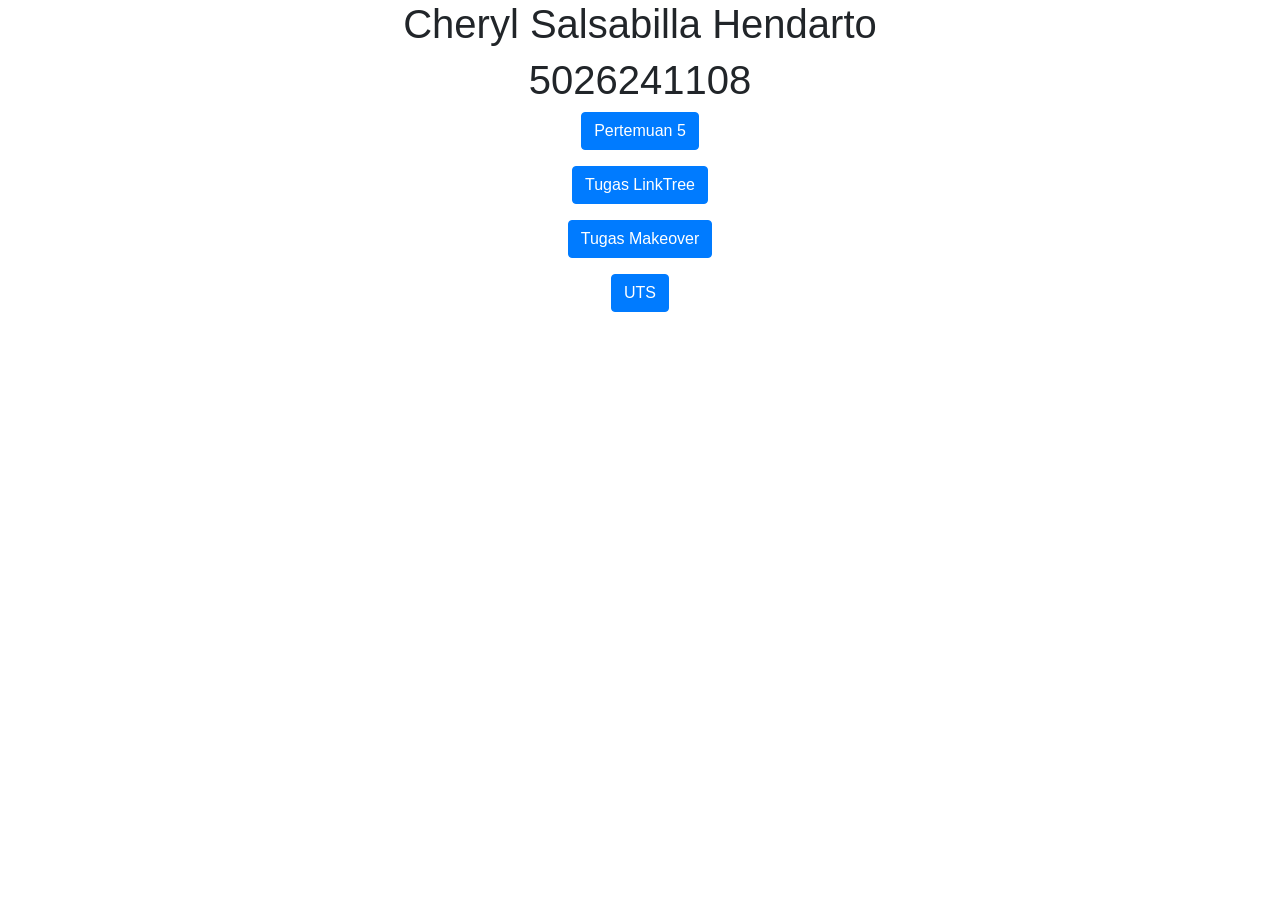
<file: index.html>
<!DOCTYPE html>
<html lang="en">

<head>
    <title>5026241108</title>
    <meta charset="utf-8">
    <meta name="viewport" content="width=device-width, initial-scale=1">
    <link rel="stylesheet" href="https://cdn.jsdelivr.net/npm/bootstrap@4.6.2/dist/css/bootstrap.min.css">
    <script src="https://cdn.jsdelivr.net/npm/jquery@3.7.1/dist/jquery.slim.min.js"></script>
    <script src="https://cdn.jsdelivr.net/npm/popper.js@1.16.1/dist/umd/popper.min.js"></script>
    <script src="https://cdn.jsdelivr.net/npm/bootstrap@4.6.2/dist/js/bootstrap.bundle.min.js"></script>
</head>

<body>

    <div class="container">
        <center>
            <h1>Cheryl Salsabilla Hendarto</h1>
            <h1>5026241108</h1>
            <p><a href="pertemuan5.html" target="_blank"><button class="btn btn-primary">Pertemuan 5</button></a></p>
            <p><a href="linktree.html" target="_blank"><button class="btn btn-primary">Tugas LinkTree</button></a></p>
            <p><a href="tugas_ets.html"><button class="btn btn-primary">Tugas Makeover</button></a></p>
            <p><a href="5026241108.html" target="_blank"><button class="btn btn-primary">UTS</button></a></p>
        </center>
    </div>

</body>

</html>
</file>
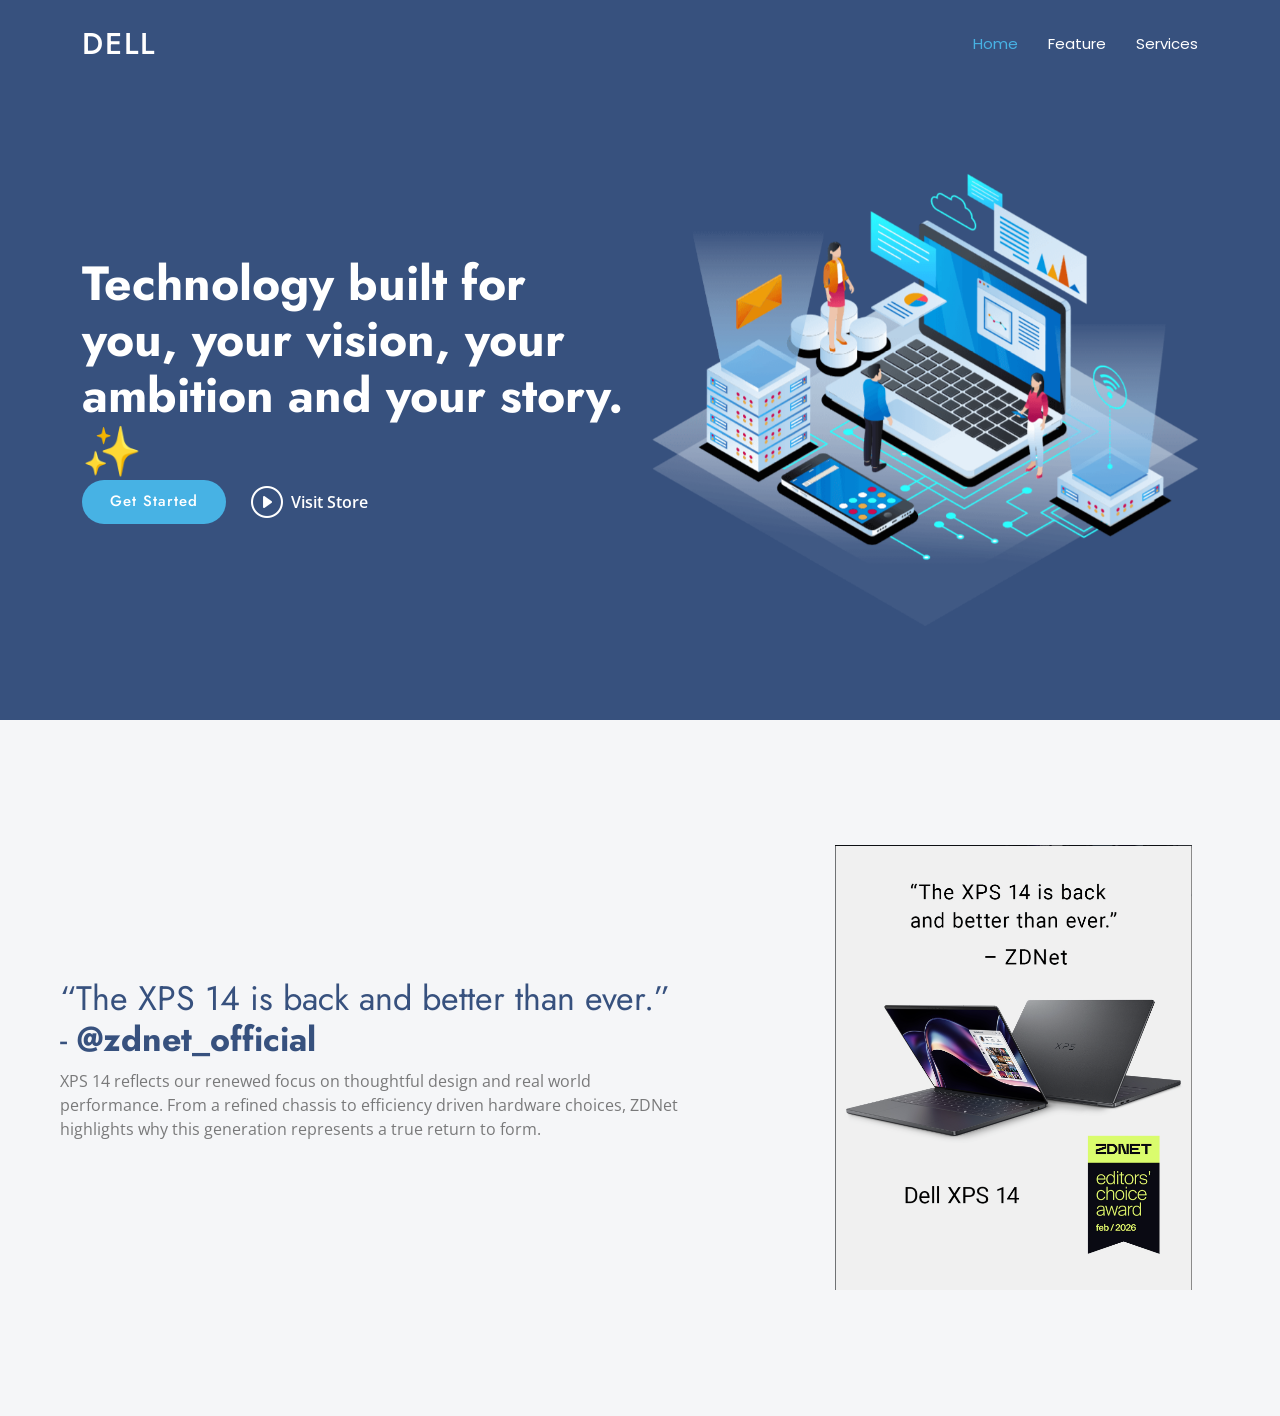
<file: pertemuan5.html>
<!DOCTYPE html>
<html lang="en">

<head>
    <meta charset="utf-8">
    <meta content="width=device-width, initial-scale=1.0" name="viewport">
    <title>DELL</title>
    <meta name="description" content="">
    <meta name="keywords" content="">

    <!-- Favicons -->
    <link href="assets/img/favicon.png" rel="icon">
    <link href="assets/img/apple-touch-icon.png" rel="apple-touch-icon">

    <!-- Fonts -->
    <link href="https://fonts.googleapis.com" rel="preconnect">
    <link href="https://fonts.gstatic.com" rel="preconnect" crossorigin>
    <link
        href="https://fonts.googleapis.com/css2?family=Open+Sans:ital,wght@0,300;0,400;0,500;0,600;0,700;0,800;1,300;1,400;1,500;1,600;1,700;1,800&family=Poppins:ital,wght@0,100;0,200;0,300;0,400;0,500;0,600;0,700;0,800;0,900;1,100;1,200;1,300;1,400;1,500;1,600;1,700;1,800;1,900&family=Jost:ital,wght@0,100;0,200;0,300;0,400;0,500;0,600;0,700;0,800;0,900;1,100;1,200;1,300;1,400;1,500;1,600;1,700;1,800;1,900&display=swap"
        rel="stylesheet">

    <!-- Vendor CSS Files -->
    <link href="assets/vendor/bootstrap/css/bootstrap.min.css" rel="stylesheet">
    <link href="assets/vendor/bootstrap-icons/bootstrap-icons.css" rel="stylesheet">
    <link href="assets/vendor/aos/aos.css" rel="stylesheet">
    <link href="assets/vendor/glightbox/css/glightbox.min.css" rel="stylesheet">
    <link href="assets/vendor/swiper/swiper-bundle.min.css" rel="stylesheet">

    <!-- Main CSS File -->
    <link href="assets/css/main1.css" rel="stylesheet">

    <!-- =======================================================
  * Template Name: Arsha
  * Template URL: https://bootstrapmade.com/arsha-free-bootstrap-html-template-corporate/
  * Updated: Feb 22 2025 with Bootstrap v5.3.3
  * Author: BootstrapMade.com
  * License: https://bootstrapmade.com/license/
  ======================================================== -->
</head>

<body class="index-page">
    <header id="header" class="header d-flex align-items-center fixed-top">
        <div class="container-fluid container-xl position-relative d-flex align-items-center">

            <a href="index.html" class="logo d-flex align-items-center me-auto">
                <!-- Uncomment the line below if you also wish to use an image logo -->
                <!-- <img src="assets/img/logo.webp" alt=""> -->
                <h1 class="sitename">DELL</h1>
            </a>

            <nav id="navmenu" class="navmenu">
                <ul>
                    <li><a href="#hero" class="active">Home</a></li>
                    <li><a href="#why-us">Feature</a></li>
                    <li><a href="#services">Services</a></li>

                </ul>
                <i class="mobile-nav-toggle d-xl-none bi bi-list"></i>
            </nav>

        </div>
    </header>

    <main class="main">
        <!-- Hero Section -->
        <section id="hero" class="hero section dark-background">

            <div class="container">
                <div class="row gy-4">
                    <div class="col-lg-6 order-2 order-lg-1 d-flex flex-column justify-content-center"
                        data-aos="zoom-out">
                        <h1>Technology built for you, your vision, your ambition and your story. ✨</h1>

                        <div class="d-flex">
                            <a href="#about" class="btn-get-started">Get Started</a>
                            <a href="visitstore.bio/dell?tab=ig"
                                class="glightbox btn-watch-video d-flex align-items-center"><i
                                    class="bi bi-play-circle"></i><span>Visit Store</span></a>
                        </div>
                    </div>
                    <div class="col-lg-6 order-1 order-lg-2 hero-img" data-aos="zoom-out" data-aos-delay="200">
                        <img src="assets/img/hero-img.png" class="img-fluid animated" alt="">
                    </div>
                </div>
            </div>

        </section><!-- /Hero Section -->

        <!-- Why Us Section -->
        <section id="why-us" class="section why-us light-background" data-builder="section">

            <div class="container-fluid">

                <div class="row gy-4">

                    <div class="col-lg-7 d-flex flex-column justify-content-center order-2 order-lg-1">

                        <div class="content px-xl-5" data-aos="fade-up" data-aos-delay="100">
                            <h3><span>“The XPS 14 is back and better than ever.” - </span><strong>
                                    @zdnet_official</strong></h3>
                            <p>
                                XPS 14 reflects our renewed focus on thoughtful design and real world performance. From
                                a refined chassis to efficiency driven hardware choices, ZDNet highlights why this
                                generation represents a true return to form.
                            </p>
                        </div>

                    </div>

                    <div class="col-lg-5 order-1 order-lg-2 why-us-img">
                        <img src="assets/img/laptop.png" class="img-fluid" alt="" data-aos="zoom-in"
                            data-aos-delay="100">
                    </div>
                </div>

            </div>

        </section><!-- /Why Us Section -->
    </main>

    <!-- Scroll Top -->
    <a href="#" id="scroll-top" class="scroll-top d-flex align-items-center justify-content-center"><i
            class="bi bi-arrow-up-short"></i></a>
    <!-- Preloader -->
    <div id="preloader"></div>

    <!-- Vendor JS Files -->
    <script src="assets/vendor/bootstrap/js/bootstrap.bundle.min.js"></script>
    <script src="assets/vendor/php-email-form/validate.js"></script>
    <script src="assets/vendor/aos/aos.js"></script>
    <script src="assets/vendor/glightbox/js/glightbox.min.js"></script>
    <script src="assets/vendor/swiper/swiper-bundle.min.js"></script>
    <script src="assets/vendor/waypoints/noframework.waypoints.js"></script>
    <script src="assets/vendor/imagesloaded/imagesloaded.pkgd.min.js"></script>
    <script src="assets/vendor/isotope-layout/isotope.pkgd.min.js"></script>
    <!-- Main JS File -->
    <script src="assets/js/main.js"></script>
</body>

</html>
</file>
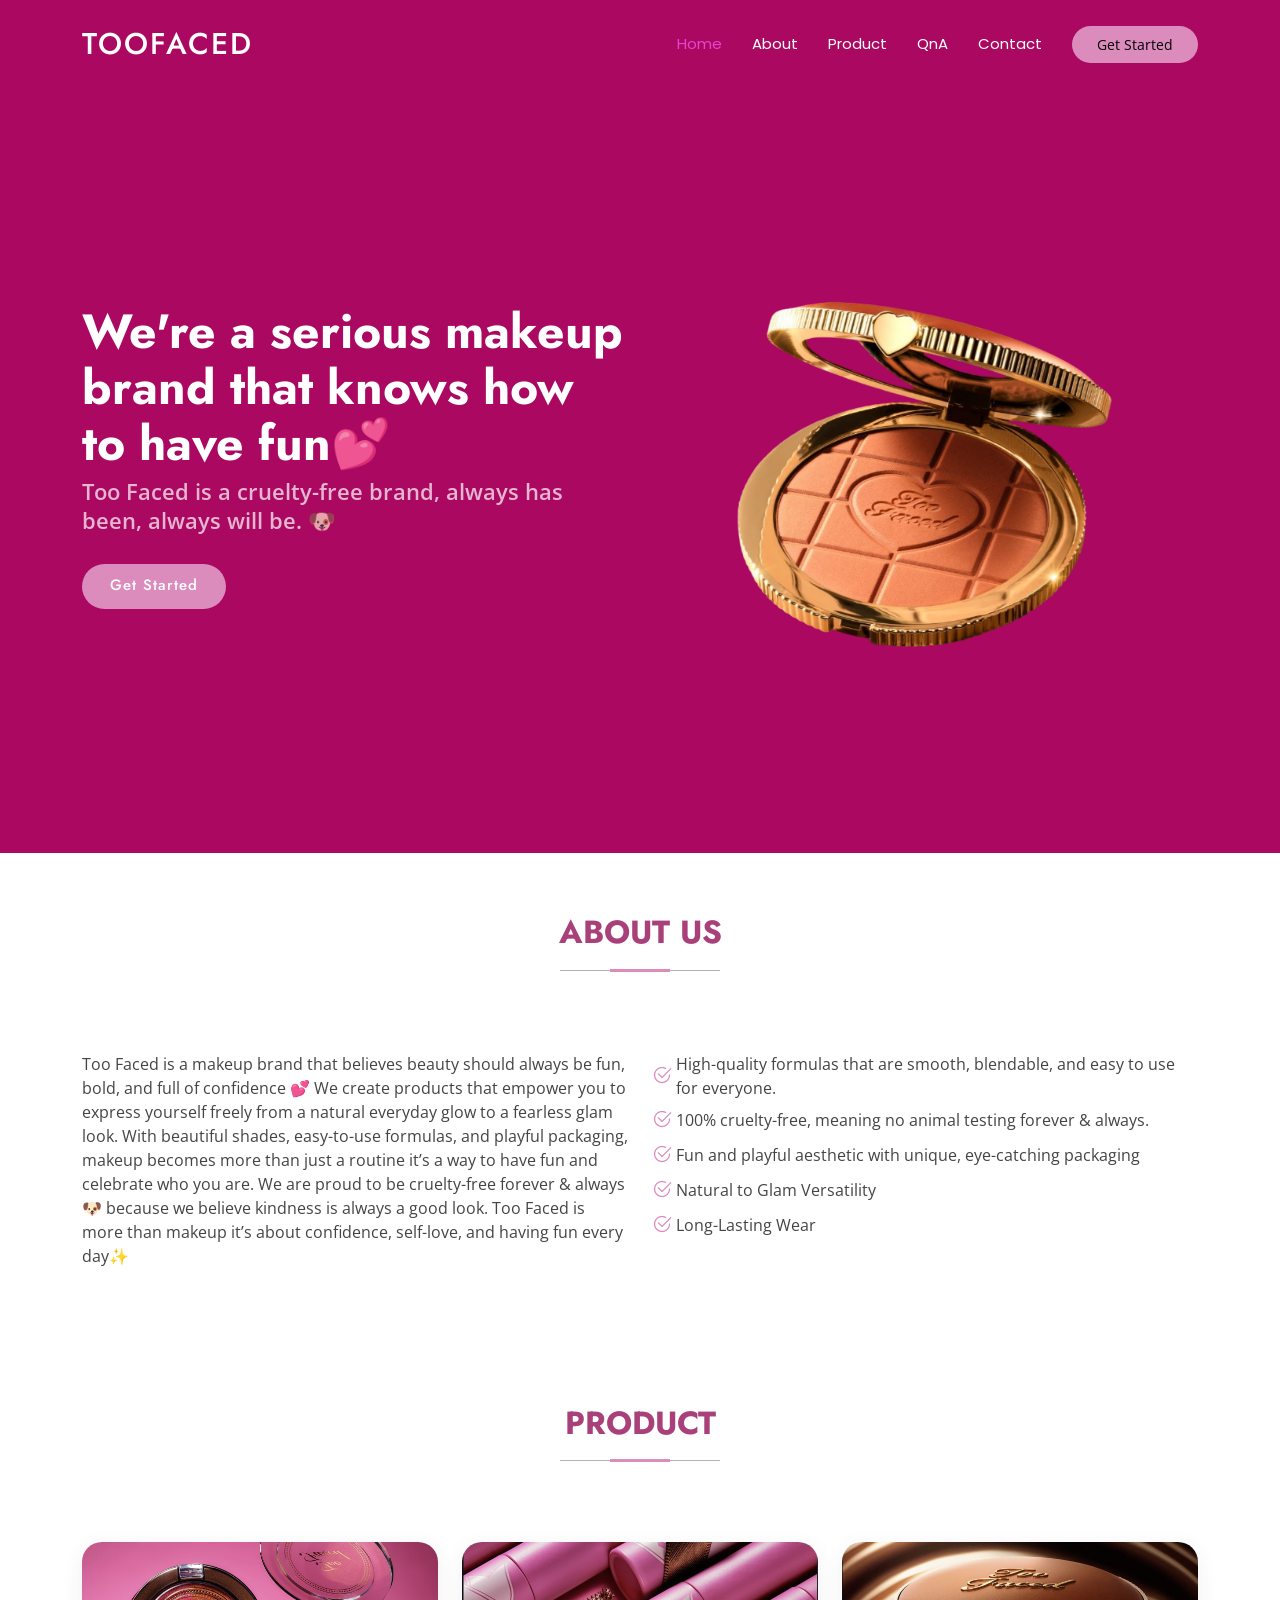
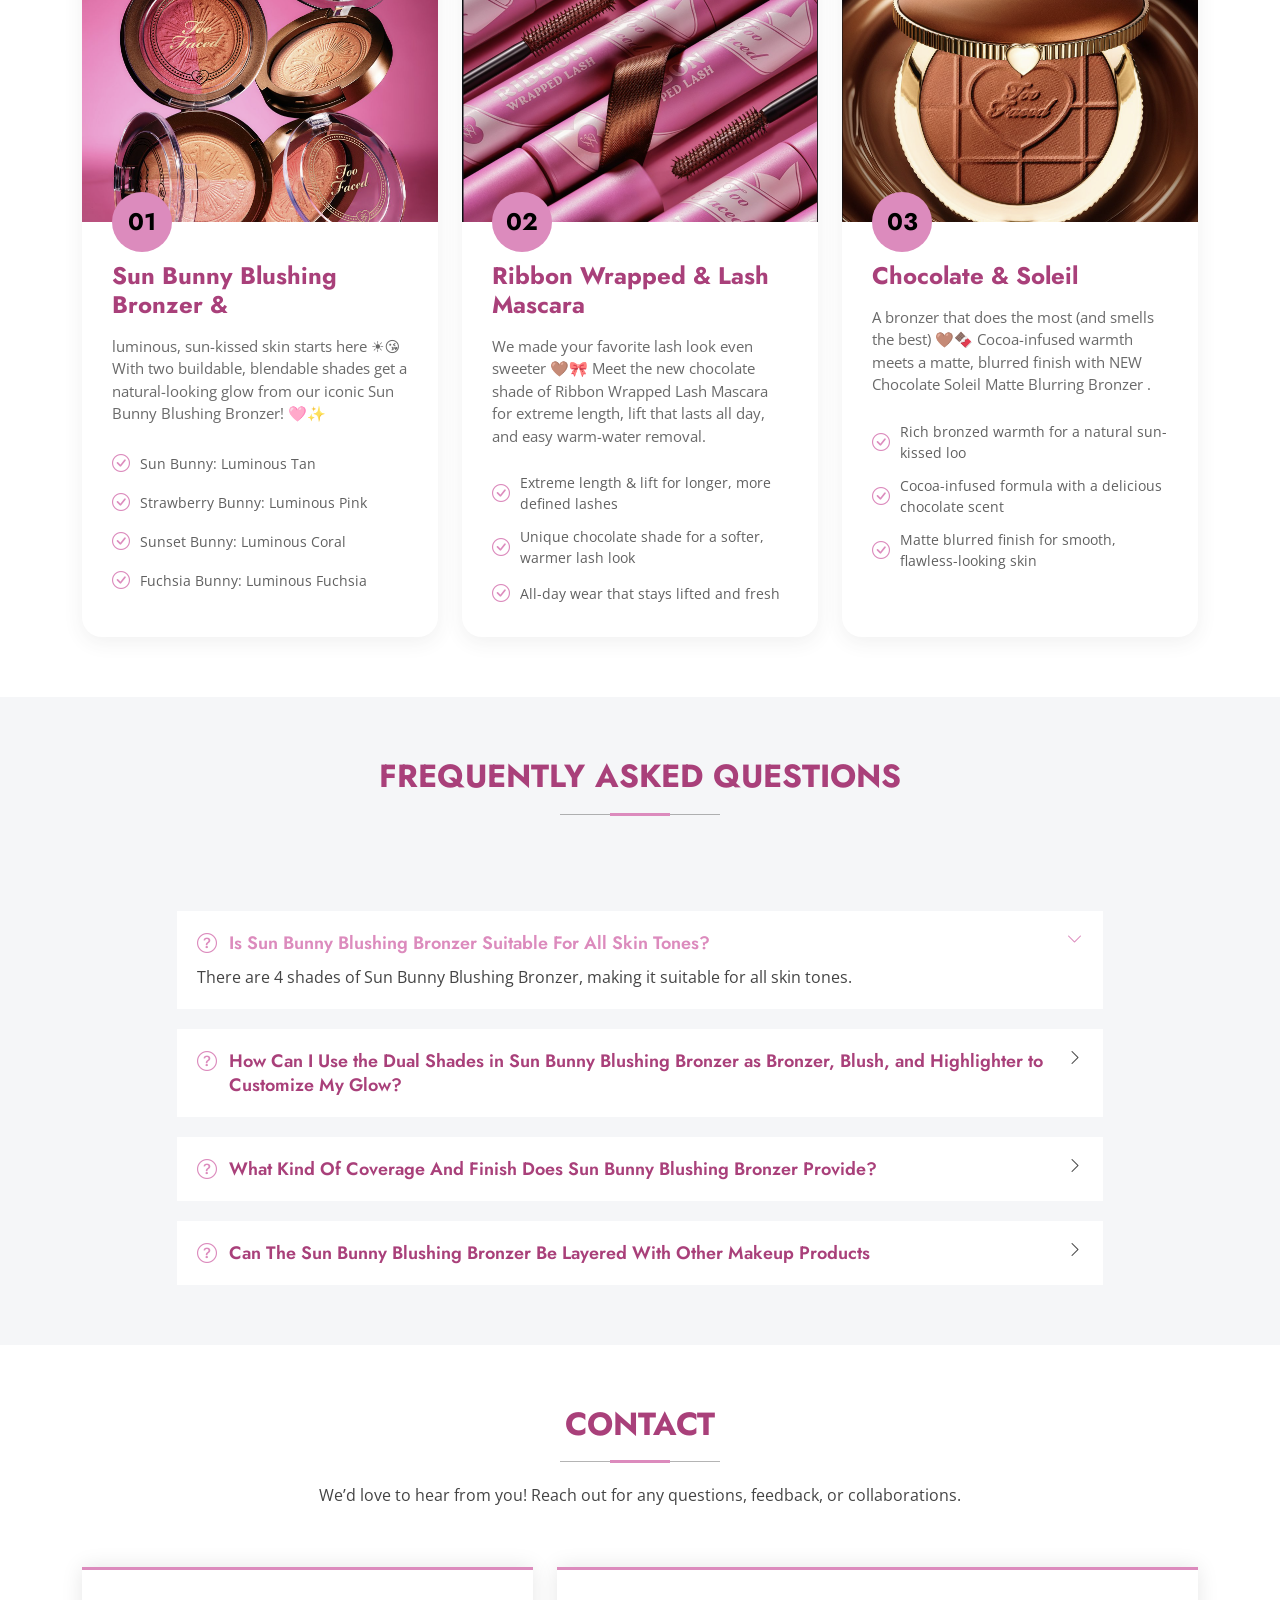
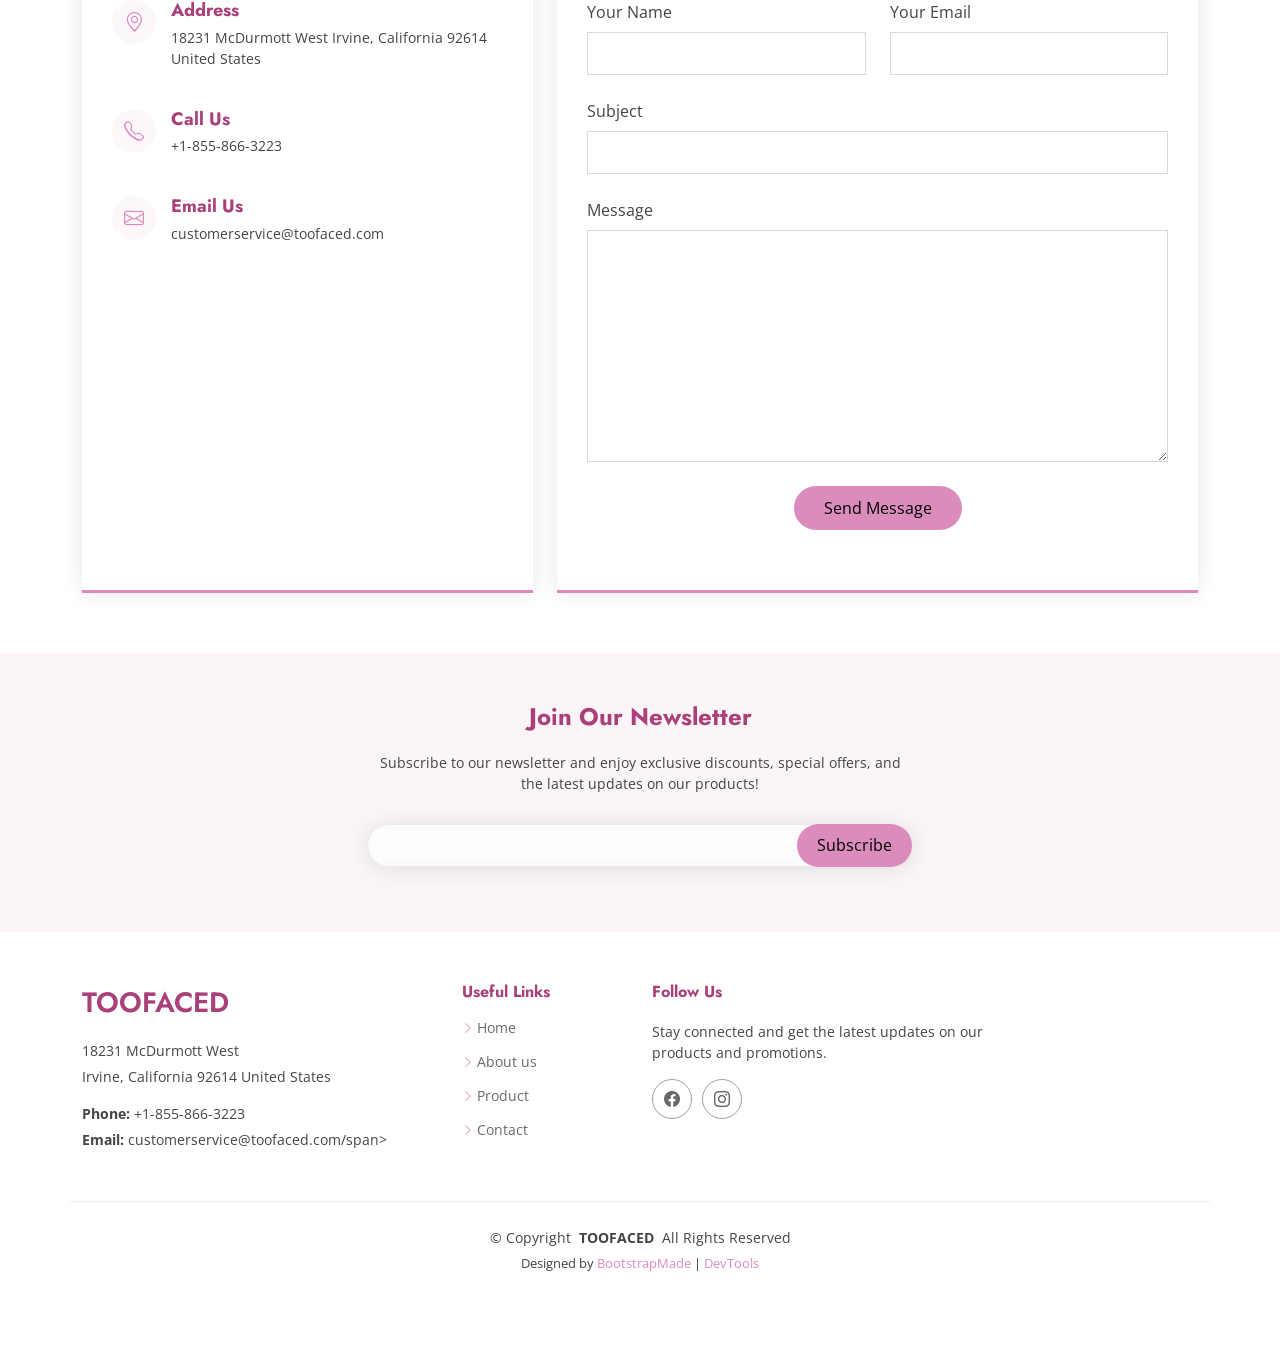
<file: tugas_ets.html>
<!DOCTYPE html>
<html lang="en">

<head>
  <meta charset="utf-8">
  <meta content="width=device-width, initial-scale=1.0" name="viewport">
  <title>Too Faced Cosmetics</title>
  <meta name="description" content="">
  <meta name="keywords" content="">

  <!-- Favicons -->
  <link href="assets/img/toofaced logo.jpg" rel="icon">
  <link href="assets/img/toofaced logo.jpg" rel="apple-touch-icon">

  <!-- Fonts -->
  <link href="https://fonts.googleapis.com" rel="preconnect">
  <link href="https://fonts.gstatic.com" rel="preconnect" crossorigin>
  <link
    href="https://fonts.googleapis.com/css2?family=Open+Sans:ital,wght@0,300;0,400;0,500;0,600;0,700;0,800;1,300;1,400;1,500;1,600;1,700;1,800&family=Poppins:ital,wght@0,100;0,200;0,300;0,400;0,500;0,600;0,700;0,800;0,900;1,100;1,200;1,300;1,400;1,500;1,600;1,700;1,800;1,900&family=Jost:ital,wght@0,100;0,200;0,300;0,400;0,500;0,600;0,700;0,800;0,900;1,100;1,200;1,300;1,400;1,500;1,600;1,700;1,800;1,900&display=swap"
    rel="stylesheet">

  <!-- Vendor CSS Files -->
  <link href="assets/vendor/bootstrap/css/bootstrap.min.css" rel="stylesheet">
  <link href="assets/vendor/bootstrap-icons/bootstrap-icons.css" rel="stylesheet">
  <link href="assets/vendor/aos/aos.css" rel="stylesheet">
  <link href="assets/vendor/glightbox/css/glightbox.min.css" rel="stylesheet">
  <link href="assets/vendor/swiper/swiper-bundle.min.css" rel="stylesheet">

  <!-- Main CSS File -->
  <link href="assets/css/main.css" rel="stylesheet">

  <!-- =======================================================
  * Template Name: Arsha
  * Template URL: https://bootstrapmade.com/arsha-free-bootstrap-html-template-corporate/
  * Updated: Feb 22 2025 with Bootstrap v5.3.3
  * Author: BootstrapMade.com
  * License: https://bootstrapmade.com/license/
  ======================================================== -->
</head>



<body class="index-page">

  <header id="header" class="header d-flex align-items-center fixed-top">
    <div class="container-fluid container-xl position-relative d-flex align-items-center">

      <a href="index.html" class="logo d-flex align-items-center me-auto">
        <h1 class="sitename">toofaced</h1>
      </a>

      <nav id="navmenu" class="navmenu">
        <ul>
          <li><a href="#hero" class="active">Home</a></li>
          <li><a href="#about">About</a></li>
          <li><a href="#product">Product</a></li>
          <li><a href="#faq-2">QnA</a></li>
          <li><a href="#contact">Contact</a></li>
        </ul>
        <i class="mobile-nav-toggle d-xl-none bi bi-list"></i>
      </nav>

      <a class="btn-getstarted" href="#about">Get Started</a>

    </div>
  </header>

  <main class="main">
    <!-- Hero Section -->
    <section id="hero" class="hero section pink-background">

      <div class="container">
        <div class="row gy-4">
          <div class="col-lg-6 order-2 order-lg-1 d-flex flex-column justify-content-center" data-aos="zoom-out">
            <h1>We're a serious makeup brand that knows how to have fun💕</h1>
            <p>Too Faced is a cruelty-free brand, always has been, always will be. 🐶</p>
            <div class="d-flex">
              <a href="#about" class="btn-get-started">Get Started</a>

            </div>
          </div>
          <div class="col-lg-6 order-1 order-lg-2 hero-img" data-aos="zoom-out" data-aos-delay="200">
            <img src="assets/img/CHOCOLATE SOLEIL.png" class="img-fluid animated" alt="">
          </div>
        </div>
      </div>
    </section><!-- /Hero Section -->

    <!-- About Section -->
    <section id="about" class="about section">

      <!-- Section Title -->
      <div class="container section-title" data-aos="fade-up">
        <h2>About Us</h2>
      </div><!-- End Section Title -->

      <div class="container">

        <div class="row gy-4">

          <div class="col-lg-6 content" data-aos="fade-up" data-aos-delay="100">
            <p>
              Too Faced is a makeup brand that believes beauty should always be fun, bold, and full of confidence 💕

              We create products that empower you to express yourself freely from a natural everyday glow to a fearless
              glam look. With beautiful shades, easy-to-use formulas, and playful packaging, makeup becomes more than
              just a routine it’s a way to have fun and celebrate who you are.

              We are proud to be cruelty-free forever & always 🐶 because we believe kindness is always a good look.

              Too Faced is more than makeup it’s about confidence, self-love, and having fun every day✨
            </p>
          </div>

          <div class="col-lg-6" data-aos="fade-up" data-aos-delay="200">
            <ul>
              <li><i class="bi bi-check2-circle"></i> <span>High-quality formulas that are smooth, blendable, and easy
                  to use for everyone.</span></li>
              <li><i class="bi bi-check2-circle"></i> <span>100% cruelty-free, meaning no animal testing forever &
                  always.</span></li>
              <li><i class="bi bi-check2-circle"></i> <span>Fun and playful aesthetic with unique, eye-catching
                  packaging</span></li>
              <li><i class="bi bi-check2-circle"></i> <span>Natural to Glam Versatility</span></li>
              <li><i class="bi bi-check2-circle"></i> <span>Long-Lasting Wear</span></li>
            </ul>
          </div>
        </div>
      </div>
    </section><!-- /About Section -->

    <!-- Product Section -->
    <section id="product" class="work-process section">

      <!-- Section Title -->
      <div class="container section-title" data-aos="fade-up">
        <h2>Product</h2>
      </div><!-- End Section Title -->

      <div class="container" data-aos="fade-up" data-aos-delay="100">

        <div class="row gy-5">

          <div class="col-lg-4" data-aos="fade-up" data-aos-delay="200">
            <div class="steps-item">
              <div class="steps-image">
                <img src="assets/img/steps/Sun Bunny Blushing Bronzer.png" alt="Step 1" class="img-fluid"
                  loading="lazy">
              </div>
              <div class="steps-content">
                <div class="steps-number">01</div>
                <h3>Sun Bunny Blushing Bronzer &amp; </h3>
                <p>luminous, sun-kissed skin starts here ☀️😘 With two buildable, blendable shades get a natural-looking
                  glow from our iconic Sun Bunny Blushing Bronzer! 🩷✨</p>
                <div class="steps-features">
                  <div class="feature-item">
                    <i class="bi bi-check-circle"></i>
                    <span>Sun Bunny: Luminous Tan</span>
                  </div>
                  <div class="feature-item">
                    <i class="bi bi-check-circle"></i>
                    <span>Strawberry Bunny: Luminous Pink</span>
                  </div>
                  <div class="feature-item">
                    <i class="bi bi-check-circle"></i>
                    <span>Sunset Bunny: Luminous Coral</span>
                  </div>
                  <div class="feature-item">
                    <i class="bi bi-check-circle"></i>
                    <span>Fuchsia Bunny: Luminous Fuchsia</span>
                  </div>
                </div>
              </div>
            </div><!-- End Steps Item -->
          </div>

          <div class="col-lg-4" data-aos="fade-up" data-aos-delay="300">
            <div class="steps-item">
              <div class="steps-image">
                <img src="assets/img/steps/Lush Mascara.png" alt="Step 2" class="img-fluid" loading="lazy">
              </div>
              <div class="steps-content">
                <div class="steps-number">02</div>
                <h3>Ribbon Wrapped &amp; Lash Mascara</h3>
                <p>We made your favorite lash look even sweeter 🤎🎀 Meet the new chocolate shade of Ribbon Wrapped Lash
                  Mascara for extreme length, lift that lasts all day, and easy warm-water removal.</p>
                <div class="steps-features">
                  <div class="feature-item">
                    <i class="bi bi-check-circle"></i>
                    <span>Extreme length & lift for longer, more defined lashes</span>
                  </div>
                  <div class="feature-item">
                    <i class="bi bi-check-circle"></i>
                    <span>Unique chocolate shade for a softer, warmer lash look</span>
                  </div>
                  <div class="feature-item">
                    <i class="bi bi-check-circle"></i>
                    <span>All-day wear that stays lifted and fresh</span>
                  </div>
                </div>
              </div>
            </div><!-- End Steps Item -->
          </div>

          <div class="col-lg-4" data-aos="fade-up" data-aos-delay="400">
            <div class="steps-item">
              <div class="steps-image">
                <img src="assets/img/steps/Chocolate Soleil Matte Blurring Bronzer.png" alt="Step 3" class="img-fluid"
                  loading="lazy">
              </div>
              <div class="steps-content">
                <div class="steps-number">03</div>
                <h3>Chocolate &amp; Soleil</h3>
                <p>A bronzer that does the most (and smells the best) 🤎🍫 Cocoa-infused warmth meets a matte, blurred
                  finish with NEW Chocolate Soleil Matte Blurring Bronzer .</p>
                <div class="steps-features">
                  <div class="feature-item">
                    <i class="bi bi-check-circle"></i>
                    <span>Rich bronzed warmth for a natural sun-kissed loo</span>
                  </div>
                  <div class="feature-item">
                    <i class="bi bi-check-circle"></i>
                    <span>Cocoa-infused formula with a delicious chocolate scent</span>
                  </div>
                  <div class="feature-item">
                    <i class="bi bi-check-circle"></i>
                    <span>Matte blurred finish for smooth, flawless-looking skin</span>
                  </div>
                </div>
              </div>
            </div><!-- End Steps Item -->
          </div>
        </div>

      </div>

    </section><!-- /Product Section -->

    <!-- Faq 2 Section -->
    <section id="faq-2" class="faq-2 section light-background">

      <!-- Section Title -->
      <div class="container section-title" data-aos="fade-up">
        <h2>Frequently Asked Questions</h2>
      </div><!-- End Section Title -->

      <div class="container">

        <div class="row justify-content-center">

          <div class="col-lg-10">

            <div class="faq-container">

              <div class="faq-item faq-active" data-aos="fade-up" data-aos-delay="200">
                <i class="faq-icon bi bi-question-circle"></i>
                <h3>Is Sun Bunny Blushing Bronzer Suitable For All Skin Tones?</h3>
                <div class="faq-content">
                  <p>There are 4 shades of Sun Bunny Blushing Bronzer, making it suitable for all skin tones.</p>
                </div>
                <i class="faq-toggle bi bi-chevron-right"></i>
              </div><!-- End Faq item-->

              <div class="faq-item" data-aos="fade-up" data-aos-delay="300">
                <i class="faq-icon bi bi-question-circle"></i>
                <h3>How Can I Use the Dual Shades in Sun Bunny Blushing Bronzer as Bronzer, Blush, and Highlighter to
                  Customize My Glow?</h3>
                <div class="faq-content">
                  <p>It's easy! You can use each shade individually or swirl your brush in both shades together for a
                    trending "blonzer" (blush + bronzer) look!</p>
                </div>
                <i class="faq-toggle bi bi-chevron-right"></i>
              </div><!-- End Faq item-->

              <div class="faq-item" data-aos="fade-up" data-aos-delay="400">
                <i class="faq-icon bi bi-question-circle"></i>
                <h3>What Kind Of Coverage And Finish Does Sun Bunny Blushing Bronzer Provide?</h3>
                <div class="faq-content">
                  <p>Sun Bunny Blushing Bronzer is a sheer-to-medium coverage with a luminous finish.</p>
                </div>
                <i class="faq-toggle bi bi-chevron-right"></i>
              </div><!-- End Faq item-->

              <div class="faq-item" data-aos="fade-up" data-aos-delay="500">
                <i class="faq-icon bi bi-question-circle"></i>
                <h3>Can The Sun Bunny Blushing Bronzer Be Layered With Other Makeup Products</h3>
                <div class="faq-content">
                  <p>Yes, Sun Bunny Blushing Bronzer is lightweight and can be used over all of your favorite Too Faced
                    products!</p>
                </div>
                <i class="faq-toggle bi bi-chevron-right"></i>
              </div><!-- End Faq item-->
            </div>
          </div>
        </div>
      </div>
    </section><!-- /Faq 2 Section -->

    <!-- Contact Section -->
    <section id="contact" class="contact section">

      <!-- Section Title -->
      <div class="container section-title" data-aos="fade-up">
        <h2>Contact</h2>
        <p>We’d love to hear from you! Reach out for any questions, feedback, or collaborations.</p>
      </div><!-- End Section Title -->

      <div class="container" data-aos="fade-up" data-aos-delay="100">

        <div class="row gy-4">

          <div class="col-lg-5">

            <div class="info-wrap">
              <div class="info-item d-flex" data-aos="fade-up" data-aos-delay="200">
                <i class="bi bi-geo-alt flex-shrink-0"></i>
                <div>
                  <h3>Address</h3>
                  <p>18231 McDurmott West
                    Irvine, California 92614
                    United States</p>
                </div>
              </div><!-- End Info Item -->

              <div class="info-item d-flex" data-aos="fade-up" data-aos-delay="300">
                <i class="bi bi-telephone flex-shrink-0"></i>
                <div>
                  <h3>Call Us</h3>
                  <p>+1-855-866-3223</p>
                </div>
              </div><!-- End Info Item -->

              <div class="info-item d-flex" data-aos="fade-up" data-aos-delay="400">
                <i class="bi bi-envelope flex-shrink-0"></i>
                <div>
                  <h3>Email Us</h3>
                  <p>customerservice@toofaced.com</p>
                </div>
              </div><!-- End Info Item -->

              <iframe
                src="https://www.google.com/maps/embed?pb=!1m18!1m12!1m3!1d2922.0853614377947!2d-117.87098842482624!3d33.68913267329587!2m3!1f0!2f0!3f0!3m2!1i1024!2i768!4f13.1!3m3!1m2!1s0x80dcdedd11ea67e1%3A0xa3ca26f737eac59d!2s18231%20W%20McDurmott%2C%20Irvine%2C%20CA%2092614%2C%20Amerika%20Serikat!5e1!3m2!1sid!2sid!4v1778085061328!5m2!1sid!2sid"
              frameborder="0" style="border:0; width: 100%; height: 270px;" allowfullscreen="" loading="lazy"
              referrerpolicy="no-referrer-when-downgrade"></iframe>
            </div>
          </div>

          <div class="col-lg-7">
            <form action="forms/contact.php" method="post" class="php-email-form" data-aos="fade-up"
              data-aos-delay="200">
              <div class="row gy-4">

                <div class="col-md-6">
                  <label for="name-field" class="pb-2">Your Name</label>
                  <input type="text" name="name" id="name-field" class="form-control" required="">
                </div>

                <div class="col-md-6">
                  <label for="email-field" class="pb-2">Your Email</label>
                  <input type="email" class="form-control" name="email" id="email-field" required="">
                </div>

                <div class="col-md-12">
                  <label for="subject-field" class="pb-2">Subject</label>
                  <input type="text" class="form-control" name="subject" id="subject-field" required="">
                </div>

                <div class="col-md-12">
                  <label for="message-field" class="pb-2">Message</label>
                  <textarea class="form-control" name="message" rows="10" id="message-field" required=""></textarea>
                </div>

                <div class="col-md-12 text-center">
                  <div class="loading">Loading</div>
                  <div class="error-message"></div>
                  <div class="sent-message">Your message has been sent. Thank you!</div>

                  <button type="submit">Send Message</button>
                </div>
              </div>
            </form>
          </div><!-- End Contact Form -->
        </div>
      </div>
    </section><!-- /Contact Section -->
  </main>

  <footer id="footer" class="footer">

    <div class="footer-newsletter">
      <div class="container">
        <div class="row justify-content-center text-center">
          <div class="col-lg-6">
            <h4>Join Our Newsletter</h4>
            <p>Subscribe to our newsletter and enjoy exclusive discounts, special offers, and the latest updates on our
              products!</p>
            <form action="forms/newsletter.php" method="post" class="php-email-form">
              <div class="newsletter-form"><input type="email" name="email"><input type="submit" value="Subscribe">
              </div>
              <div class="loading">Loading</div>
              <div class="error-message"></div>
              <div class="sent-message">Your subscription request has been sent. Thank you!</div>
            </form>
          </div>
        </div>
      </div>
    </div>

    <div class="container footer-top">
      <div class="row gy-4">
        <div class="col-lg-4 col-md-6 footer-about">
          <a href="index.html" class="d-flex align-items-center">
            <span class="sitename">TOOFACED</span>
          </a>
          <div class="footer-contact pt-3">
            <p>18231 McDurmott West</p>
            <p>Irvine, California 92614
              United States</p>
            <p class="mt-3"><strong>Phone:</strong> <span>+1-855-866-3223</span></p>
            <p><strong>Email:</strong> <span>customerservice@toofaced.com/span></p>
          </div>
        </div>

        <div class="col-lg-2 col-md-3 footer-links">
          <h4>Useful Links</h4>
          <ul>
            <li><i class="bi bi-chevron-right"></i> <a href="#hero">Home</a></li>
            <li><i class="bi bi-chevron-right"></i> <a href="#about">About us</a></li>
            <li><i class="bi bi-chevron-right"></i> <a href="#product">Product</a></li>
            <li><i class="bi bi-chevron-right"></i> <a href="#contact">Contact</a></li>
          </ul>
        </div>

        <div class="col-lg-4 col-md-12">
          <h4>Follow Us</h4>
          <p>Stay connected and get the latest updates on our products and promotions.</p>
          <div class="social-links d-flex">
            <a href="https://www.facebook.com/toofaced/"><i class="bi bi-facebook"></i></a>
            <a href="https://www.instagram.com/toofaced/"><i class="bi bi-instagram"></i></a>
          </div>
        </div>

      </div>
    </div>

    <div class="container copyright text-center mt-4">
      <p>© <span>Copyright</span> <strong class="px-1 sitename">TOOFACED</strong> <span>All Rights Reserved</span></p>
      <div class="credits">
        Designed by <a href="https://bootstrapmade.com/">BootstrapMade</a> | <a
          href="https://bootstrapmade.com/tools/">DevTools</a>
      </div>
    </div>

  </footer>


  <!-- Scroll Top -->
  <a href="#" id="scroll-top" class="scroll-top d-flex align-items-center justify-content-center"><i
      class="bi bi-arrow-up-short"></i></a>

  <!-- Preloader -->
  <div id="preloader"></div>

  <!-- Vendor JS Files -->
  <script src="assets/vendor/bootstrap/js/bootstrap.bundle.min.js"></script>
  <script src="assets/vendor/php-email-form/validate.js"></script>
  <script src="assets/vendor/aos/aos.js"></script>
  <script src="assets/vendor/glightbox/js/glightbox.min.js"></script>
  <script src="assets/vendor/swiper/swiper-bundle.min.js"></script>
  <script src="assets/vendor/waypoints/noframework.waypoints.js"></script>
  <script src="assets/vendor/imagesloaded/imagesloaded.pkgd.min.js"></script>
  <script src="assets/vendor/isotope-layout/isotope.pkgd.min.js"></script>

  <!-- Main JS File -->
  <script src="assets/js/main.js"></script>
</body>

</html>
</file>
<file: assets/css/main1.css>
/**
* Template Name: Arsha
* Template URL: https://bootstrapmade.com/arsha-free-bootstrap-html-template-corporate/
* Updated: Feb 22 2025 with Bootstrap v5.3.3
* Author: BootstrapMade.com
* License: https://bootstrapmade.com/license/
*/

/*--------------------------------------------------------------
# Font & Color Variables
# Help: https://bootstrapmade.com/color-system/
--------------------------------------------------------------*/
/* Fonts */
:root {
  --default-font: "Open Sans",  system-ui, -apple-system, "Segoe UI", Roboto, "Helvetica Neue", Arial, "Noto Sans", "Liberation Sans", sans-serif, "Apple Color Emoji", "Segoe UI Emoji", "Segoe UI Symbol", "Noto Color Emoji";
  --heading-font: "Jost",  sans-serif;
  --nav-font: "Poppins",  sans-serif;
}

/* Global Colors - The following color variables are used throughout the website. Updating them here will change the color scheme of the entire website */
:root { 
  --background-color: #ffffff; /* Background color for the entire website, including individual sections */
  --default-color: #444444; /* Default color used for the majority of the text content across the entire website */
  --heading-color: #37517e; /* Color for headings, subheadings and title throughout the website */
  --accent-color: #47b2e4; /* Accent color that represents your brand on the website. It's used for buttons, links, and other elements that need to stand out */
  --surface-color: #ffffff; /* The surface color is used as a background of boxed elements within sections, such as cards, icon boxes, or other elements that require a visual separation from the global background. */
  --contrast-color: #ffffff; /* Contrast color for text, ensuring readability against backgrounds of accent, heading, or default colors. */
}

/* Nav Menu Colors - The following color variables are used specifically for the navigation menu. They are separate from the global colors to allow for more customization options */
:root {
  --nav-color: #ffffff;  /* The default color of the main navmenu links */
  --nav-hover-color: #47b2e4; /* Applied to main navmenu links when they are hovered over or active */
  --nav-mobile-background-color: #ffffff; /* Used as the background color for mobile navigation menu */
  --nav-dropdown-background-color: #ffffff; /* Used as the background color for dropdown items that appear when hovering over primary navigation items */
  --nav-dropdown-color: #444444; /* Used for navigation links of the dropdown items in the navigation menu. */
  --nav-dropdown-hover-color: #47b2e4; /* Similar to --nav-hover-color, this color is applied to dropdown navigation links when they are hovered over. */
}

/* Color Presets - These classes override global colors when applied to any section or element, providing reuse of the sam color scheme. */

.light-background {
  --background-color: #f5f6f8;
  --surface-color: #ffffff;
}

.dark-background {
  --background-color: #37517e;
  --default-color: #ffffff;
  --heading-color: #ffffff;
  --surface-color: #4668a2;
  --contrast-color: #ffffff;
}

/* Smooth scroll */
:root {
  scroll-behavior: smooth;
}

/*--------------------------------------------------------------
# General Styling & Shared Classes
--------------------------------------------------------------*/
body {
  color: var(--default-color);
  background-color: var(--background-color);
  font-family: var(--default-font);
}

a {
  color: var(--accent-color);
  text-decoration: none;
  transition: 0.3s;
}

a:hover {
  color: color-mix(in srgb, var(--accent-color), transparent 25%);
  text-decoration: none;
}

h1,
h2,
h3,
h4,
h5,
h6 {
  color: var(--heading-color);
  font-family: var(--heading-font);
}

/* PHP Email Form Messages
------------------------------*/
.php-email-form .error-message {
  display: none;
  background: #df1529;
  color: #ffffff;
  text-align: left;
  padding: 15px;
  margin-bottom: 24px;
  font-weight: 600;
}

.php-email-form .sent-message {
  display: none;
  color: #ffffff;
  background: #059652;
  text-align: center;
  padding: 15px;
  margin-bottom: 24px;
  font-weight: 600;
}

.php-email-form .loading {
  display: none;
  background: var(--surface-color);
  text-align: center;
  padding: 15px;
  margin-bottom: 24px;
}

.php-email-form .loading:before {
  content: "";
  display: inline-block;
  border-radius: 50%;
  width: 24px;
  height: 24px;
  margin: 0 10px -6px 0;
  border: 3px solid var(--accent-color);
  border-top-color: var(--surface-color);
  animation: php-email-form-loading 1s linear infinite;
}

@keyframes php-email-form-loading {
  0% {
    transform: rotate(0deg);
  }

  100% {
    transform: rotate(360deg);
  }
}

/*--------------------------------------------------------------
# Global Header
--------------------------------------------------------------*/
.header {
  --background-color: #3d4d6a;
  --heading-color: #ffffff;
  color: var(--default-color);
  background-color: var(--background-color);
  padding: 15px 0;
  transition: all 0.5s;
  z-index: 997;
}

.header .logo {
  line-height: 1;
}

.header .logo img {
  max-height: 36px;
  margin-right: 8px;
}

.header .logo h1 {
  font-size: 30px;
  margin: 0;
  font-weight: 500;
  color: var(--heading-color);
  letter-spacing: 2px;
  text-transform: uppercase;
}

.header .btn-getstarted,
.header .btn-getstarted:focus {
  color: var(--contrast-color);
  background: var(--accent-color);
  font-size: 14px;
  padding: 8px 25px;
  margin: 0 0 0 30px;
  border-radius: 50px;
  transition: 0.3s;
}

.header .btn-getstarted:hover,
.header .btn-getstarted:focus:hover {
  color: var(--contrast-color);
  background: color-mix(in srgb, var(--accent-color), transparent 15%);
}

@media (max-width: 1200px) {
  .header .logo {
    order: 1;
  }

  .header .btn-getstarted {
    order: 2;
    margin: 0 15px 0 0;
    padding: 6px 15px;
  }

  .header .navmenu {
    order: 3;
  }
}

/* Index Page Header
------------------------------*/
.index-page .header {
  --background-color: rgba(255, 255, 255, 0);
  --heading-color: #ffffff;
  --nav-color: #ffffff;
}

/* Index Page Header on Scroll
------------------------------*/
.index-page.scrolled .header {
  --background-color: rgba(40, 58, 90, 0.9);
}

/*--------------------------------------------------------------
# Navigation Menu
--------------------------------------------------------------*/
/* Desktop Navigation */
@media (min-width: 1200px) {
  .navmenu {
    padding: 0;
  }

  .navmenu ul {
    margin: 0;
    padding: 0;
    display: flex;
    list-style: none;
    align-items: center;
  }

  .navmenu li {
    position: relative;
  }

  .navmenu a,
  .navmenu a:focus {
    color: var(--nav-color);
    padding: 18px 15px;
    font-size: 15px;
    font-family: var(--nav-font);
    font-weight: 400;
    display: flex;
    align-items: center;
    justify-content: space-between;
    white-space: nowrap;
    transition: 0.3s;
  }

  .navmenu a i,
  .navmenu a:focus i {
    font-size: 12px;
    line-height: 0;
    margin-left: 5px;
    transition: 0.3s;
  }

  .navmenu li:last-child a {
    padding-right: 0;
  }

  .navmenu li:hover>a,
  .navmenu .active,
  .navmenu .active:focus {
    color: var(--nav-hover-color);
  }

  .navmenu .dropdown ul {
    margin: 0;
    padding: 10px 0;
    background: var(--nav-dropdown-background-color);
    display: block;
    position: absolute;
    visibility: hidden;
    left: 14px;
    top: 130%;
    opacity: 0;
    transition: 0.3s;
    border-radius: 4px;
    z-index: 99;
    box-shadow: 0px 0px 30px rgba(0, 0, 0, 0.1);
  }

  .navmenu .dropdown ul li {
    min-width: 200px;
  }

  .navmenu .dropdown ul a {
    padding: 10px 20px;
    font-size: 15px;
    text-transform: none;
    color: var(--nav-dropdown-color);
  }

  .navmenu .dropdown ul a i {
    font-size: 12px;
  }

  .navmenu .dropdown ul a:hover,
  .navmenu .dropdown ul .active:hover,
  .navmenu .dropdown ul li:hover>a {
    color: var(--nav-dropdown-hover-color);
  }

  .navmenu .dropdown:hover>ul {
    opacity: 1;
    top: 100%;
    visibility: visible;
  }

  .navmenu .dropdown .dropdown ul {
    top: 0;
    left: -90%;
    visibility: hidden;
  }

  .navmenu .dropdown .dropdown:hover>ul {
    opacity: 1;
    top: 0;
    left: -100%;
    visibility: visible;
  }

  .navmenu .megamenu {
    position: static;
  }

  .navmenu .megamenu ul {
    margin: 0;
    padding: 10px;
    background: var(--nav-dropdown-background-color);
    box-shadow: 0px 0px 20px rgba(0, 0, 0, 0.1);
    position: absolute;
    top: 130%;
    left: 0;
    right: 0;
    visibility: hidden;
    opacity: 0;
    display: flex;
    transition: 0.3s;
    border-radius: 4px;
    z-index: 99;
  }

  .navmenu .megamenu ul li {
    flex: 1;
  }

  .navmenu .megamenu ul li a,
  .navmenu .megamenu ul li:hover>a {
    padding: 10px 20px;
    font-size: 15px;
    color: var(--nav-dropdown-color);
  }

  .navmenu .megamenu ul li a:hover,
  .navmenu .megamenu ul li .active,
  .navmenu .megamenu ul li .active:hover {
    color: var(--nav-dropdown-hover-color);
  }

  .navmenu .megamenu:hover>ul {
    opacity: 1;
    top: 100%;
    visibility: visible;
  }

  .navmenu .dd-box-shadow {
    box-shadow: 0px 0px 30px rgba(0, 0, 0, 0.1);
  }
}

/* Mobile Navigation */
@media (max-width: 1199px) {
  .mobile-nav-toggle {
    color: var(--nav-color);
    font-size: 28px;
    line-height: 0;
    margin-right: 10px;
    cursor: pointer;
    transition: color 0.3s;
  }

  .navmenu {
    padding: 0;
    z-index: 9997;
  }

  .navmenu ul {
    display: none;
    list-style: none;
    position: absolute;
    inset: 60px 20px 20px 20px;
    padding: 10px 0;
    margin: 0;
    border-radius: 6px;
    background-color: var(--nav-mobile-background-color);
    overflow-y: auto;
    transition: 0.3s;
    z-index: 9998;
    box-shadow: 0px 0px 30px rgba(0, 0, 0, 0.1);
  }

  .navmenu a,
  .navmenu a:focus {
    color: var(--nav-dropdown-color);
    padding: 10px 20px;
    font-family: var(--nav-font);
    font-size: 17px;
    font-weight: 500;
    display: flex;
    align-items: center;
    justify-content: space-between;
    white-space: nowrap;
    transition: 0.3s;
  }

  .navmenu a i,
  .navmenu a:focus i {
    font-size: 12px;
    line-height: 0;
    margin-left: 5px;
    width: 30px;
    height: 30px;
    display: flex;
    align-items: center;
    justify-content: center;
    border-radius: 50%;
    transition: 0.3s;
    background-color: color-mix(in srgb, var(--accent-color), transparent 90%);
  }

  .navmenu a i:hover,
  .navmenu a:focus i:hover {
    background-color: var(--accent-color);
    color: var(--contrast-color);
  }

  .navmenu a:hover,
  .navmenu .active,
  .navmenu .active:focus {
    color: var(--nav-dropdown-hover-color);
  }

  .navmenu .active i,
  .navmenu .active:focus i {
    background-color: var(--accent-color);
    color: var(--contrast-color);
    transform: rotate(180deg);
  }

  .navmenu .dropdown ul {
    position: static;
    display: none;
    z-index: 99;
    padding: 10px 0;
    margin: 10px 20px;
    background-color: var(--nav-dropdown-background-color);
    border: 1px solid color-mix(in srgb, var(--default-color), transparent 90%);
    box-shadow: none;
    transition: all 0.5s ease-in-out;
  }

  .navmenu .dropdown ul ul {
    background-color: rgba(33, 37, 41, 0.1);
  }

  .navmenu .dropdown>.dropdown-active {
    display: block;
    background-color: rgba(33, 37, 41, 0.03);
  }

  .mobile-nav-active {
    overflow: hidden;
  }

  .mobile-nav-active .mobile-nav-toggle {
    color: #fff;
    position: absolute;
    font-size: 32px;
    top: 15px;
    right: 15px;
    margin-right: 0;
    z-index: 9999;
  }

  .mobile-nav-active .navmenu {
    position: fixed;
    overflow: hidden;
    inset: 0;
    background: rgba(33, 37, 41, 0.8);
    transition: 0.3s;
  }

  .mobile-nav-active .navmenu>ul {
    display: block;
  }
}

/*--------------------------------------------------------------
# Global Footer
--------------------------------------------------------------*/
.footer {
  color: var(--default-color);
  background-color: var(--background-color);
  font-size: 14px;
  padding-bottom: 50px;
  position: relative;
}

.footer .footer-newsletter {
  background-color: color-mix(in srgb, var(--heading-color), transparent 95%);
  padding: 50px 0;
}

.footer .footer-newsletter h4 {
  font-size: 24px;
}

.footer .footer-newsletter .newsletter-form {
  margin-top: 30px;
  margin-bottom: 15px;
  padding: 6px 8px;
  position: relative;
  background-color: color-mix(in srgb, var(--background-color), transparent 50%);
  border: 1px solid color-mix(in srgb, var(--default-color), transparent 90%);
  box-shadow: 0px 2px 25px rgba(0, 0, 0, 0.1);
  display: flex;
  transition: 0.3s;
  border-radius: 50px;
}

.footer .footer-newsletter .newsletter-form:focus-within {
  border-color: var(--accent-color);
}

.footer .footer-newsletter .newsletter-form input[type=email] {
  border: 0;
  padding: 4px;
  width: 100%;
  background-color: color-mix(in srgb, var(--background-color), transparent 50%);
  color: var(--default-color);
}

.footer .footer-newsletter .newsletter-form input[type=email]:focus-visible {
  outline: none;
}

.footer .footer-newsletter .newsletter-form input[type=submit] {
  border: 0;
  font-size: 16px;
  padding: 0 20px;
  margin: -7px -8px -7px 0;
  background: var(--accent-color);
  color: var(--contrast-color);
  transition: 0.3s;
  border-radius: 50px;
}

.footer .footer-newsletter .newsletter-form input[type=submit]:hover {
  background: color-mix(in srgb, var(--accent-color), transparent 20%);
}

.footer .footer-top {
  padding-top: 50px;
}

.footer .social-links a {
  display: flex;
  align-items: center;
  justify-content: center;
  width: 40px;
  height: 40px;
  border-radius: 50%;
  border: 1px solid color-mix(in srgb, var(--default-color), transparent 50%);
  font-size: 16px;
  color: color-mix(in srgb, var(--default-color), transparent 20%);
  margin-right: 10px;
  transition: 0.3s;
}

.footer .social-links a:hover {
  color: var(--accent-color);
  border-color: var(--accent-color);
}

.footer h4 {
  font-size: 16px;
  font-weight: bold;
  position: relative;
  padding-bottom: 12px;
}

.footer .footer-links {
  margin-bottom: 30px;
}

.footer .footer-links ul {
  list-style: none;
  padding: 0;
  margin: 0;
}

.footer .footer-links ul i {
  margin-right: 3px;
  font-size: 12px;
  line-height: 0;
  color: var(--accent-color);
}

.footer .footer-links ul li {
  padding: 10px 0;
  display: flex;
  align-items: center;
}

.footer .footer-links ul li:first-child {
  padding-top: 0;
}

.footer .footer-links ul a {
  display: inline-block;
  color: color-mix(in srgb, var(--default-color), transparent 20%);
  line-height: 1;
}

.footer .footer-links ul a:hover {
  color: var(--accent-color);
}

.footer .footer-about a {
  color: var(--heading-color);
  font-size: 28px;
  font-weight: 600;
  text-transform: uppercase;
  font-family: var(--heading-font);
}

.footer .footer-contact p {
  margin-bottom: 5px;
}

.footer .copyright {
  padding-top: 25px;
  padding-bottom: 25px;
  border-top: 1px solid color-mix(in srgb, var(--default-color), transparent 90%);
}

.footer .copyright p {
  margin-bottom: 0;
}

.footer .credits {
  margin-top: 6px;
  font-size: 13px;
}

/*--------------------------------------------------------------
# Preloader
--------------------------------------------------------------*/
#preloader {
  position: fixed;
  inset: 0;
  z-index: 999999;
  overflow: hidden;
  background: var(--background-color);
  transition: all 0.6s ease-out;
}

#preloader:before {
  content: "";
  position: fixed;
  top: calc(50% - 30px);
  left: calc(50% - 30px);
  border: 6px solid #ffffff;
  border-color: var(--accent-color) transparent var(--accent-color) transparent;
  border-radius: 50%;
  width: 60px;
  height: 60px;
  animation: animate-preloader 1.5s linear infinite;
}

@keyframes animate-preloader {
  0% {
    transform: rotate(0deg);
  }

  100% {
    transform: rotate(360deg);
  }
}

/*--------------------------------------------------------------
# Scroll Top Button
--------------------------------------------------------------*/
.scroll-top {
  position: fixed;
  visibility: hidden;
  opacity: 0;
  right: 15px;
  bottom: -15px;
  z-index: 99999;
  background-color: var(--accent-color);
  width: 44px;
  height: 44px;
  border-radius: 50px;
  transition: all 0.4s;
}

.scroll-top i {
  font-size: 24px;
  color: var(--contrast-color);
  line-height: 0;
}

.scroll-top:hover {
  background-color: color-mix(in srgb, var(--accent-color), transparent 20%);
  color: var(--contrast-color);
}

.scroll-top.active {
  visibility: visible;
  opacity: 1;
  bottom: 15px;
}

/*--------------------------------------------------------------
# Disable aos animation delay on mobile devices
--------------------------------------------------------------*/
@media screen and (max-width: 768px) {
  [data-aos-delay] {
    transition-delay: 0 !important;
  }
}

/*--------------------------------------------------------------
# Global Page Titles & Breadcrumbs
--------------------------------------------------------------*/
.page-title {
  --background-color: color-mix(in srgb, var(--default-color), transparent 96%);
  color: var(--default-color);
  background-color: var(--background-color);
  padding: 20px 0;
  position: relative;
}

.page-title h1 {
  font-size: 28px;
  font-weight: 700;
  margin: 0;
}

.page-title .breadcrumbs ol {
  display: flex;
  flex-wrap: wrap;
  list-style: none;
  padding: 0 0 10px 0;
  margin: 0;
  font-size: 14px;
}

.page-title .breadcrumbs ol li+li {
  padding-left: 10px;
}

.page-title .breadcrumbs ol li+li::before {
  content: "/";
  display: inline-block;
  padding-right: 10px;
  color: color-mix(in srgb, var(--default-color), transparent 70%);
}

/*--------------------------------------------------------------
# Global Sections
--------------------------------------------------------------*/
section,
.section {
  color: var(--default-color);
  background-color: var(--background-color);
  padding: 60px 0;
  scroll-margin-top: 88px;
  overflow: clip;
}

@media (max-width: 1199px) {

  section,
  .section {
    scroll-margin-top: 66px;
  }
}

/*--------------------------------------------------------------
# Global Section Titles
--------------------------------------------------------------*/
.section-title {
  text-align: center;
  padding-bottom: 60px;
  position: relative;
}

.section-title h2 {
  font-size: 32px;
  font-weight: 700;
  margin-bottom: 20px;
  padding-bottom: 20px;
  text-transform: uppercase;
  position: relative;
}

.section-title h2:before {
  content: "";
  position: absolute;
  display: block;
  width: 160px;
  height: 1px;
  background: color-mix(in srgb, var(--default-color), transparent 60%);
  left: 0;
  right: 0;
  bottom: 1px;
  margin: auto;
}

.section-title h2::after {
  content: "";
  position: absolute;
  display: block;
  width: 60px;
  height: 3px;
  background: var(--accent-color);
  left: 0;
  right: 0;
  bottom: 0;
  margin: auto;
}

.section-title p {
  margin-bottom: 0;
}

/*--------------------------------------------------------------
# Hero Section
--------------------------------------------------------------*/
.hero {
  width: 100%;
  min-height: 80vh;
  position: relative;
  padding: 120px 0 60px 0;
  display: flex;
  align-items: center;
}

.hero h1 {
  margin: 0;
  font-size: 48px;
  font-weight: 700;
  line-height: 56px;
}

.hero p {
  color: color-mix(in srgb, var(--default-color), transparent 30%);
  margin: 5px 0 30px 0;
  font-size: 22px;
  line-height: 1.3;
  font-weight: 600;
}

.hero .btn-get-started {
  color: var(--contrast-color);
  background: var(--accent-color);
  font-family: var(--heading-font);
  font-weight: 500;
  font-size: 15px;
  letter-spacing: 1px;
  display: inline-block;
  padding: 10px 28px 12px 28px;
  border-radius: 50px;
  transition: 0.5s;
}

.hero .btn-get-started:hover {
  color: var(--contrast-color);
  background: color-mix(in srgb, var(--accent-color), transparent 15%);
}

.hero .btn-watch-video {
  font-size: 16px;
  transition: 0.5s;
  margin-left: 25px;
  color: var(--default-color);
  font-weight: 600;
}

.hero .btn-watch-video i {
  color: var(--contrast-color);
  font-size: 32px;
  transition: 0.3s;
  line-height: 0;
  margin-right: 8px;
}

.hero .btn-watch-video:hover {
  color: var(--accent-color);
}

.hero .btn-watch-video:hover i {
  color: color-mix(in srgb, var(--accent-color), transparent 15%);
}

.hero .animated {
  animation: up-down 2s ease-in-out infinite alternate-reverse both;
}

@media (max-width: 640px) {
  .hero h1 {
    font-size: 28px;
    line-height: 36px;
  }

  .hero p {
    font-size: 18px;
    line-height: 24px;
    margin-bottom: 30px;
  }

  .hero .btn-get-started,
  .hero .btn-watch-video {
    font-size: 13px;
  }
}

@keyframes up-down {
  0% {
    transform: translateY(10px);
  }

  100% {
    transform: translateY(-10px);
  }
}

/*--------------------------------------------------------------
# Clients Section
--------------------------------------------------------------*/
.clients {
  padding: 12px 0;
}

.clients .swiper {
  padding: 10px 0;
}

.clients .swiper-wrapper {
  height: auto;
}

.clients .swiper-slide img {
  transition: 0.3s;
  padding: 0 10px;
}

.clients .swiper-slide img:hover {
  transform: scale(1.1);
}

/*--------------------------------------------------------------
# About Section
--------------------------------------------------------------*/
.about ul {
  list-style: none;
  padding: 0;
}

.about ul li {
  padding-bottom: 5px;
  display: flex;
  align-items: center;
}

.about ul i {
  font-size: 20px;
  padding-right: 4px;
  color: var(--accent-color);
}

.about .read-more {
  color: var(--accent-color);
  font-family: var(--heading-font);
  font-weight: 500;
  font-size: 16px;
  letter-spacing: 1px;
  padding: 8px 28px;
  border-radius: 5px;
  transition: 0.3s;
  display: inline-flex;
  align-items: center;
  justify-content: center;
  border: 2px solid var(--accent-color);
}

.about .read-more i {
  font-size: 18px;
  margin-left: 5px;
  line-height: 0;
  transition: 0.3s;
}

.about .read-more:hover {
  background: var(--accent-color);
  color: var(--contrast-color);
}

.about .read-more:hover i {
  transform: translate(5px, 0);
}

/*--------------------------------------------------------------
# Why Us Section
--------------------------------------------------------------*/
.why-us {
  padding: 30px 0;
}

.why-us .content h3 {
  font-weight: 400;
  font-size: 34px;
}

.why-us .content p {
  color: color-mix(in srgb, var(--default-color), transparent 30%);
}

.why-us .faq-container .faq-item {
  background-color: var(--surface-color);
  position: relative;
  padding: 20px;
  margin-bottom: 20px;
  box-shadow: 0px 5px 25px 0px rgba(0, 0, 0, 0.1);
  overflow: hidden;
}

.why-us .faq-container .faq-item:last-child {
  margin-bottom: 0;
}

.why-us .faq-container .faq-item h3 {
  font-weight: 500;
  font-size: 17px;
  line-height: 24px;
  margin: 0 30px 0 0;
  transition: 0.3s;
  cursor: pointer;
}

.why-us .faq-container .faq-item h3 span {
  color: var(--accent-color);
  padding-right: 5px;
  font-weight: 600;
}

.why-us .faq-container .faq-item h3:hover {
  color: var(--accent-color);
}

.why-us .faq-container .faq-item .faq-content {
  display: grid;
  grid-template-rows: 0fr;
  transition: 0.3s ease-in-out;
  visibility: hidden;
  opacity: 0;
}

.why-us .faq-container .faq-item .faq-content p {
  margin-bottom: 0;
  overflow: hidden;
}

.why-us .faq-container .faq-item .faq-icon {
  position: absolute;
  top: 22px;
  left: 20px;
  font-size: 22px;
  line-height: 0;
  transition: 0.3s;
  color: var(--accent-color);
}

.why-us .faq-container .faq-item .faq-toggle {
  position: absolute;
  top: 20px;
  right: 20px;
  font-size: 16px;
  line-height: 0;
  transition: 0.3s;
  cursor: pointer;
}

.why-us .faq-container .faq-item .faq-toggle:hover {
  color: var(--accent-color);
}

.why-us .faq-container .faq-active h3 {
  color: var(--accent-color);
}

.why-us .faq-container .faq-active .faq-content {
  grid-template-rows: 1fr;
  visibility: visible;
  opacity: 1;
  padding-top: 10px;
}

.why-us .faq-container .faq-active .faq-toggle {
  transform: rotate(90deg);
  color: var(--accent-color);
}

.why-us .why-us-img {
  display: flex;
  align-items: center;
  justify-content: center;
}

.why-us .why-us-img img {
  max-height: 70%;
}

/*--------------------------------------------------------------
# Skills Section
--------------------------------------------------------------*/
.skills .content h3 {
  font-size: 2rem;
  font-weight: 700;
}

.skills .content p {
  color: color-mix(in srgb, var(--default-color), transparent 30%);
}

.skills .content p:last-child {
  margin-bottom: 0;
}

.skills .content ul {
  list-style: none;
  padding: 0;
}

.skills .content ul li {
  padding-bottom: 10px;
}

.skills .progress {
  height: 60px;
  display: block;
  background: none;
  border-radius: 0;
}

.skills .progress .skill {
  color: var(--default-color);
  padding: 0;
  margin: 0 0 6px 0;
  text-transform: uppercase;
  display: block;
  font-weight: 600;
  font-family: var(--heading-font);
}

.skills .progress .skill .val {
  float: right;
  font-style: normal;
}

.skills .progress-bar-wrap {
  background: color-mix(in srgb, var(--heading-color), transparent 90%);
  height: 10px;
}

.skills .progress-bar {
  width: 1px;
  height: 10px;
  transition: 0.9s;
  background-color: var(--heading-color);
}

/*--------------------------------------------------------------
# Services Section
--------------------------------------------------------------*/
.services .service-item {
  background-color: var(--surface-color);
  box-shadow: 0px 5px 90px 0px rgba(0, 0, 0, 0.1);
  padding: 50px 30px;
  transition: all ease-in-out 0.4s;
  height: 100%;
}

.services .service-item .icon {
  margin-bottom: 10px;
}

.services .service-item .icon i {
  color: var(--accent-color);
  font-size: 36px;
  transition: 0.3s;
}

.services .service-item h4 {
  font-weight: 700;
  margin-bottom: 15px;
  font-size: 20px;
}

.services .service-item h4 a {
  color: var(--heading-color);
  transition: ease-in-out 0.3s;
}

.services .service-item p {
  line-height: 24px;
  font-size: 14px;
  margin-bottom: 0;
}

.services .service-item:hover {
  transform: translateY(-10px);
}

.services .service-item:hover h4 a {
  color: var(--accent-color);
}

/*--------------------------------------------------------------
# Work Process Section
--------------------------------------------------------------*/
.work-process .steps-item {
  background: var(--surface-color);
  border-radius: 20px;
  height: 100%;
  transition: all 0.3s ease-in-out;
  box-shadow: 0 5px 20px color-mix(in srgb, var(--default-color), transparent 92%);
}

.work-process .steps-item .steps-image {
  border-radius: 20px 20px 0 0;
  overflow: hidden;
}

.work-process .steps-item:hover {
  transform: translateY(-10px);
  box-shadow: 0 15px 30px color-mix(in srgb, var(--accent-color), transparent 85%);
}

.work-process .steps-item:hover .steps-number {
  background: var(--accent-color);
  color: var(--contrast-color);
}

.work-process .steps-item:hover .steps-image img {
  transform: scale(1.1);
}

.work-process .steps-image {
  position: relative;
  height: 280px;
}

.work-process .steps-image img {
  width: 100%;
  height: 100%;
  object-fit: cover;
  transition: transform 0.6s ease;
}

.work-process .steps-content {
  position: relative;
  padding: 40px 30px 30px;
}

.work-process .steps-content .steps-number {
  position: absolute;
  left: 30px;
  top: -30px;
  width: 60px;
  height: 60px;
  background: var(--accent-color);
  color: var(--contrast-color);
  border-radius: 50%;
  font-family: var(--heading-font);
  font-size: 24px;
  font-weight: 700;
  display: flex;
  align-items: center;
  justify-content: center;
  transition: all 0.3s ease-in-out;
}

.work-process .steps-content h3 {
  font-size: 24px;
  font-weight: 700;
  margin-bottom: 15px;
}

.work-process .steps-content p {
  font-size: 15px;
  color: color-mix(in srgb, var(--default-color), transparent 20%);
  margin-bottom: 25px;
}

.work-process .steps-features .feature-item {
  display: flex;
  align-items: center;
  margin-bottom: 12px;
}

.work-process .steps-features .feature-item:last-child {
  margin-bottom: 0;
}

.work-process .steps-features .feature-item i {
  color: var(--accent-color);
  font-size: 18px;
  margin-right: 10px;
}

.work-process .steps-features .feature-item span {
  font-size: 14px;
  color: color-mix(in srgb, var(--default-color), transparent 15%);
}

@media (max-width: 1199px) {
  .work-process .steps-image {
    height: 240px;
  }

  .work-process .steps-content {
    padding: 35px 25px 25px;
  }

  .work-process .steps-content h3 {
    font-size: 22px;
  }
}

@media (max-width: 991px) {
  .work-process .steps-item {
    margin-bottom: 30px;
  }

  .work-process .steps-image {
    height: 220px;
  }

  .work-process .steps-content {
    padding: 30px 20px 20px;
  }

  .work-process .steps-content .steps-number {
    width: 50px;
    height: 50px;
    font-size: 20px;
    left: 25px;
    top: -25px;
  }

  .work-process .steps-content h3 {
    font-size: 20px;
    margin-bottom: 12px;
  }

  .work-process .steps-content p {
    font-size: 14px;
    margin-bottom: 20px;
  }
}

/*--------------------------------------------------------------
# Call To Action Section
--------------------------------------------------------------*/
.call-to-action {
  padding: 120px 0;
  position: relative;
  clip-path: inset(0);
}

.call-to-action img {
  position: fixed;
  top: 0;
  left: 0;
  display: block;
  width: 100%;
  height: 100%;
  object-fit: cover;
  z-index: 1;
}

.call-to-action:before {
  content: "";
  background: color-mix(in srgb, var(--background-color), transparent 35%);
  position: absolute;
  inset: 0;
  z-index: 2;
}

.call-to-action .container {
  position: relative;
  z-index: 3;
}

.call-to-action h3 {
  color: var(--default-color);
  font-size: 28px;
  font-weight: 700;
}

.call-to-action p {
  color: var(--default-color);
}

.call-to-action .cta-btn {
  font-family: var(--heading-font);
  font-weight: 500;
  font-size: 16px;
  letter-spacing: 1px;
  display: inline-block;
  padding: 12px 40px;
  border-radius: 50px;
  transition: 0.5s;
  margin: 10px;
  border: 2px solid var(--contrast-color);
  color: var(--contrast-color);
}

.call-to-action .cta-btn:hover {
  background: var(--accent-color);
  border: 2px solid var(--accent-color);
}

/*--------------------------------------------------------------
# Portfolio Section
--------------------------------------------------------------*/
.portfolio .portfolio-filters {
  padding: 0;
  margin: 0 auto 20px auto;
  list-style: none;
  text-align: center;
}

.portfolio .portfolio-filters li {
  cursor: pointer;
  display: inline-block;
  padding: 8px 20px 10px 20px;
  margin: 0;
  font-size: 15px;
  font-weight: 500;
  line-height: 1;
  margin-bottom: 5px;
  border-radius: 50px;
  transition: all 0.3s ease-in-out;
  font-family: var(--heading-font);
}

.portfolio .portfolio-filters li:hover,
.portfolio .portfolio-filters li.filter-active {
  color: var(--contrast-color);
  background-color: var(--accent-color);
}

.portfolio .portfolio-filters li:first-child {
  margin-left: 0;
}

.portfolio .portfolio-filters li:last-child {
  margin-right: 0;
}

@media (max-width: 575px) {
  .portfolio .portfolio-filters li {
    font-size: 14px;
    margin: 0 0 10px 0;
  }
}

.portfolio .portfolio-item {
  position: relative;
  overflow: hidden;
}

.portfolio .portfolio-item .portfolio-info {
  opacity: 0;
  position: absolute;
  left: 12px;
  right: 12px;
  bottom: -100%;
  z-index: 3;
  transition: all ease-in-out 0.5s;
  background: color-mix(in srgb, var(--background-color), transparent 10%);
  padding: 15px;
}

.portfolio .portfolio-item .portfolio-info h4 {
  font-size: 18px;
  font-weight: 600;
  padding-right: 50px;
}

.portfolio .portfolio-item .portfolio-info p {
  color: color-mix(in srgb, var(--default-color), transparent 30%);
  font-size: 14px;
  margin-bottom: 0;
  padding-right: 50px;
}

.portfolio .portfolio-item .portfolio-info .preview-link,
.portfolio .portfolio-item .portfolio-info .details-link {
  position: absolute;
  right: 50px;
  font-size: 24px;
  top: calc(50% - 14px);
  color: color-mix(in srgb, var(--default-color), transparent 30%);
  transition: 0.3s;
  line-height: 0;
}

.portfolio .portfolio-item .portfolio-info .preview-link:hover,
.portfolio .portfolio-item .portfolio-info .details-link:hover {
  color: var(--accent-color);
}

.portfolio .portfolio-item .portfolio-info .details-link {
  right: 14px;
  font-size: 28px;
}

.portfolio .portfolio-item:hover .portfolio-info {
  opacity: 1;
  bottom: 0;
}

/*--------------------------------------------------------------
# Team Section
--------------------------------------------------------------*/
.team .team-member {
  background-color: var(--surface-color);
  box-shadow: 0px 2px 15px rgba(0, 0, 0, 0.1);
  position: relative;
  border-radius: 5px;
  transition: 0.5s;
  padding: 30px;
  height: 100%;
}

@media (max-width: 468px) {
  .team .team-member {
    flex-direction: column;
    justify-content: center !important;
    align-items: center !important;
  }
}

.team .team-member .pic {
  overflow: hidden;
  width: 150px;
  border-radius: 50%;
  flex-shrink: 0;
}

.team .team-member .pic img {
  transition: ease-in-out 0.3s;
}

.team .team-member:hover {
  transform: translateY(-10px);
}

.team .team-member .member-info {
  padding-left: 30px;
}

@media (max-width: 468px) {
  .team .team-member .member-info {
    padding: 30px 0 0 0;
    text-align: center;
  }
}

.team .team-member h4 {
  font-weight: 700;
  margin-bottom: 5px;
  font-size: 20px;
}

.team .team-member span {
  display: block;
  font-size: 15px;
  padding-bottom: 10px;
  position: relative;
  font-weight: 500;
}

.team .team-member span::after {
  content: "";
  position: absolute;
  display: block;
  width: 50px;
  height: 1px;
  background: color-mix(in srgb, var(--default-color), transparent 85%);
  bottom: 0;
  left: 0;
}

@media (max-width: 468px) {
  .team .team-member span::after {
    left: calc(50% - 25px);
  }
}

.team .team-member p {
  margin: 10px 0 0 0;
  font-size: 14px;
}

.team .team-member .social {
  margin-top: 12px;
  display: flex;
  align-items: center;
  justify-content: start;
  width: 100%;
}

@media (max-width: 468px) {
  .team .team-member .social {
    justify-content: center;
  }
}

.team .team-member .social a {
  background: color-mix(in srgb, var(--default-color), transparent 94%);
  transition: ease-in-out 0.3s;
  display: flex;
  align-items: center;
  justify-content: center;
  border-radius: 50px;
  width: 36px;
  height: 36px;
}

.team .team-member .social a i {
  color: color-mix(in srgb, var(--default-color), transparent 20%);
  font-size: 16px;
  margin: 0 2px;
}

.team .team-member .social a:hover {
  background: var(--accent-color);
}

.team .team-member .social a:hover i {
  color: var(--contrast-color);
}

.team .team-member .social a+a {
  margin-left: 8px;
}

/*--------------------------------------------------------------
# Pricing Section
--------------------------------------------------------------*/
.pricing .pricing-item {
  background-color: var(--surface-color);
  box-shadow: 0 3px 20px -2px rgba(0, 0, 0, 0.1);
  border-top: 4px solid var(--background-color);
  padding: 60px 40px;
  height: 100%;
  border-radius: 5px;
}

.pricing h3 {
  font-weight: 600;
  margin-bottom: 15px;
  font-size: 20px;
}

.pricing h4 {
  color: var(--accent-color);
  font-size: 48px;
  font-weight: 400;
  font-family: var(--heading-font);
  margin-bottom: 0;
}

.pricing h4 sup {
  font-size: 28px;
}

.pricing h4 span {
  color: color-mix(in srgb, var(--default-color), transparent 50%);
  font-size: 18px;
}

.pricing ul {
  padding: 20px 0;
  list-style: none;
  color: color-mix(in srgb, var(--default-color), transparent 30%);
  text-align: left;
  line-height: 20px;
}

.pricing ul li {
  padding: 10px 0;
  display: flex;
  align-items: center;
}

.pricing ul i {
  color: #059652;
  font-size: 24px;
  padding-right: 3px;
}

.pricing ul .na {
  color: color-mix(in srgb, var(--default-color), transparent 60%);
}

.pricing ul .na i {
  color: color-mix(in srgb, var(--default-color), transparent 60%);
}

.pricing ul .na span {
  text-decoration: line-through;
}

.pricing .buy-btn {
  color: var(--accent-color);
  display: inline-block;
  padding: 8px 35px 10px 35px;
  border-radius: 50px;
  transition: none;
  font-size: 16px;
  font-weight: 500;
  font-family: var(--heading-font);
  transition: 0.3s;
  border: 1px solid var(--accent-color);
}

.pricing .buy-btn:hover {
  background: var(--accent-color);
  color: var(--contrast-color);
}

.pricing .featured {
  border-top-color: var(--accent-color);
}

.pricing .featured .buy-btn {
  background: var(--accent-color);
  color: var(--contrast-color);
}

@media (max-width: 992px) {
  .pricing .box {
    max-width: 60%;
    margin: 0 auto 30px auto;
  }
}

@media (max-width: 767px) {
  .pricing .box {
    max-width: 80%;
    margin: 0 auto 30px auto;
  }
}

@media (max-width: 420px) {
  .pricing .box {
    max-width: 100%;
    margin: 0 auto 30px auto;
  }
}

/*--------------------------------------------------------------
# Testimonials Section
--------------------------------------------------------------*/
.testimonials .section-header {
  margin-bottom: 40px;
}

.testimonials .testimonials-carousel,
.testimonials .testimonials-slider {
  overflow: hidden;
}

.testimonials .testimonial-item {
  text-align: center;
}

.testimonials .testimonial-item .testimonial-img {
  width: 120px;
  border-radius: 50%;
  border: 4px solid var(--background-color);
  margin: 0 auto;
}

.testimonials .testimonial-item h3 {
  font-size: 20px;
  font-weight: bold;
  margin: 10px 0 5px 0;
}

.testimonials .testimonial-item h4 {
  font-size: 14px;
  color: color-mix(in srgb, var(--default-color), transparent 40%);
  margin: 0 0 15px 0;
}

.testimonials .testimonial-item .stars {
  margin-bottom: 15px;
}

.testimonials .testimonial-item .stars i {
  color: #ffc107;
  margin: 0 1px;
}

.testimonials .testimonial-item .quote-icon-left,
.testimonials .testimonial-item .quote-icon-right {
  color: color-mix(in srgb, var(--accent-color), transparent 50%);
  font-size: 26px;
  line-height: 0;
}

.testimonials .testimonial-item .quote-icon-left {
  display: inline-block;
  left: -5px;
  position: relative;
}

.testimonials .testimonial-item .quote-icon-right {
  display: inline-block;
  right: -5px;
  position: relative;
  top: 10px;
  transform: scale(-1, -1);
}

.testimonials .testimonial-item p {
  font-style: italic;
  margin: 0 auto 15px auto;
}

.testimonials .swiper-wrapper {
  height: auto;
}

.testimonials .swiper-pagination {
  margin-top: 20px;
  position: relative;
}

.testimonials .swiper-pagination .swiper-pagination-bullet {
  width: 12px;
  height: 12px;
  opacity: 1;
  background-color: color-mix(in srgb, var(--default-color), transparent 85%);
}

.testimonials .swiper-pagination .swiper-pagination-bullet-active {
  background-color: var(--accent-color);
}

@media (min-width: 992px) {
  .testimonials .testimonial-item p {
    width: 80%;
  }
}

/*--------------------------------------------------------------
# Faq 2 Section
--------------------------------------------------------------*/
.faq-2 .faq-container {
  margin-top: 15px;
}

.faq-2 .faq-container .faq-item {
  background-color: var(--surface-color);
  position: relative;
  padding: 20px;
  margin-bottom: 20px;
  overflow: hidden;
}

.faq-2 .faq-container .faq-item:last-child {
  margin-bottom: 0;
}

.faq-2 .faq-container .faq-item h3 {
  font-weight: 600;
  font-size: 18px;
  line-height: 24px;
  margin: 0 30px 0 32px;
  transition: 0.3s;
  cursor: pointer;
}

.faq-2 .faq-container .faq-item h3 span {
  color: var(--accent-color);
  padding-right: 5px;
}

.faq-2 .faq-container .faq-item h3:hover {
  color: var(--accent-color);
}

.faq-2 .faq-container .faq-item .faq-content {
  display: grid;
  grid-template-rows: 0fr;
  transition: 0.3s ease-in-out;
  visibility: hidden;
  opacity: 0;
}

.faq-2 .faq-container .faq-item .faq-content p {
  margin-bottom: 0;
  overflow: hidden;
}

.faq-2 .faq-container .faq-item .faq-icon {
  position: absolute;
  top: 22px;
  left: 20px;
  font-size: 20px;
  line-height: 0;
  transition: 0.3s;
  color: var(--accent-color);
}

.faq-2 .faq-container .faq-item .faq-toggle {
  position: absolute;
  top: 20px;
  right: 20px;
  font-size: 16px;
  line-height: 0;
  transition: 0.3s;
  cursor: pointer;
}

.faq-2 .faq-container .faq-item .faq-toggle:hover {
  color: var(--accent-color);
}

.faq-2 .faq-container .faq-active h3 {
  color: var(--accent-color);
}

.faq-2 .faq-container .faq-active .faq-content {
  grid-template-rows: 1fr;
  visibility: visible;
  opacity: 1;
  padding-top: 10px;
}

.faq-2 .faq-container .faq-active .faq-toggle {
  transform: rotate(90deg);
  color: var(--accent-color);
}

/*--------------------------------------------------------------
# Subscribe Section
--------------------------------------------------------------*/
.subscribe .container {
  padding: 80px 80px 0 80px;
  background: color-mix(in srgb, var(--default-color), transparent 96%);
  border-radius: 15px;
}

@media (max-width: 992px) {
  .subscribe .container {
    padding: 60px 60px 0 60px;
  }
}

@media (max-width: 575px) {
  .subscribe .container {
    padding: 25px 15px 0 15px;
    border-radius: 0;
  }
}

.subscribe .cta-content h2 {
  font-size: 2.5rem;
  font-weight: 700;
  margin-bottom: 1rem;
}

.subscribe .cta-content p {
  font-size: 1.1rem;
  margin-bottom: 2rem;
}

.subscribe .cta-form .form-control {
  height: 50px;
  border-radius: 25px 0 0 25px;
  border: 1px solid var(--accent-color);
  padding-left: 20px;
}

.subscribe .cta-form .form-control:focus {
  box-shadow: none;
  border-color: var(--accent-color);
}

.subscribe .cta-form .btn {
  height: 50px;
  border-radius: 0 25px 25px 0;
  background-color: var(--accent-color);
  border-color: var(--accent-color);
  color: var(--contrast-color);
  padding: 0 30px;
  font-weight: 600;
  transition: all 0.3s ease;
}

.subscribe .cta-form .btn:hover {
  background-color: color-mix(in srgb, var(--accent-color), black 10%);
  border-color: color-mix(in srgb, var(--accent-color), black 10%);
}

@media (max-width: 575px) {
  .subscribe .cta-form .btn {
    padding: 0 15px;
  }
}

@media (max-width: 991px) {
  .subscribe .cta-content {
    text-align: center;
    margin-bottom: 2rem;
  }

  .subscribe .cta-image {
    text-align: center;
  }
}

/*--------------------------------------------------------------
# Recent Blog Postst Section
--------------------------------------------------------------*/
.recent-blog-postst .post-item {
  background: var(--surface-color);
  box-shadow: 0px 2px 20px rgba(0, 0, 0, 0.1);
  transition: 0.3s;
}

.recent-blog-postst .post-item .post-img img {
  transition: 0.5s;
}

.recent-blog-postst .post-item .post-date {
  position: absolute;
  right: 0;
  bottom: 0;
  background-color: var(--accent-color);
  color: var(--contrast-color);
  text-transform: uppercase;
  font-size: 13px;
  padding: 6px 12px;
  font-weight: 500;
}

.recent-blog-postst .post-item .post-content {
  padding: 30px;
}

.recent-blog-postst .post-item .post-title {
  color: var(--heading-color);
  font-size: 20px;
  font-weight: 700;
  transition: 0.3s;
  margin-bottom: 15px;
}

.recent-blog-postst .post-item .meta i {
  font-size: 16px;
  color: var(--accent-color);
}

.recent-blog-postst .post-item .meta span {
  font-size: 15px;
  color: color-mix(in srgb, var(--default-color), transparent 50%);
}

.recent-blog-postst .post-item hr {
  color: color-mix(in srgb, var(--default-color), transparent 80%);
  margin: 20px 0;
}

.recent-blog-postst .post-item .readmore {
  display: flex;
  align-items: center;
  font-weight: 600;
  line-height: 1;
  transition: 0.3s;
  color: color-mix(in srgb, var(--default-color), transparent 40%);
}

.recent-blog-postst .post-item .readmore i {
  line-height: 0;
  margin-left: 6px;
  font-size: 16px;
}

.recent-blog-postst .post-item:hover .post-title,
.recent-blog-postst .post-item:hover .readmore {
  color: var(--accent-color);
}

.recent-blog-postst .post-item:hover .post-img img {
  transform: scale(1.1);
}

/*--------------------------------------------------------------
# Contact Section
--------------------------------------------------------------*/
.contact .info-wrap {
  background-color: var(--surface-color);
  box-shadow: 0px 0px 20px rgba(0, 0, 0, 0.1);
  border-top: 3px solid var(--accent-color);
  border-bottom: 3px solid var(--accent-color);
  padding: 30px;
  height: 100%;
}

@media (max-width: 575px) {
  .contact .info-wrap {
    padding: 20px;
  }
}

.contact .info-item {
  margin-bottom: 40px;
}

.contact .info-item i {
  font-size: 20px;
  color: var(--accent-color);
  background: color-mix(in srgb, var(--accent-color), transparent 92%);
  width: 44px;
  height: 44px;
  display: flex;
  justify-content: center;
  align-items: center;
  border-radius: 50px;
  transition: all 0.3s ease-in-out;
  margin-right: 15px;
}

.contact .info-item h3 {
  padding: 0;
  font-size: 18px;
  font-weight: 700;
  margin-bottom: 5px;
}

.contact .info-item p {
  padding: 0;
  margin-bottom: 0;
  font-size: 14px;
}

.contact .info-item:hover i {
  background: var(--accent-color);
  color: var(--contrast-color);
}

.contact .php-email-form {
  background-color: var(--surface-color);
  height: 100%;
  padding: 30px;
  border-top: 3px solid var(--accent-color);
  border-bottom: 3px solid var(--accent-color);
  box-shadow: 0px 0px 20px rgba(0, 0, 0, 0.1);
}

@media (max-width: 575px) {
  .contact .php-email-form {
    padding: 20px;
  }
}

.contact .php-email-form input[type=text],
.contact .php-email-form input[type=email],
.contact .php-email-form textarea {
  font-size: 14px;
  padding: 10px 15px;
  box-shadow: none;
  border-radius: 0;
  color: var(--default-color);
  background-color: color-mix(in srgb, var(--background-color), transparent 50%);
  border-color: color-mix(in srgb, var(--default-color), transparent 80%);
}

.contact .php-email-form input[type=text]:focus,
.contact .php-email-form input[type=email]:focus,
.contact .php-email-form textarea:focus {
  border-color: var(--accent-color);
}

.contact .php-email-form input[type=text]::placeholder,
.contact .php-email-form input[type=email]::placeholder,
.contact .php-email-form textarea::placeholder {
  color: color-mix(in srgb, var(--default-color), transparent 70%);
}

.contact .php-email-form button[type=submit] {
  color: var(--contrast-color);
  background: var(--accent-color);
  border: 0;
  padding: 10px 30px;
  transition: 0.4s;
  border-radius: 50px;
}

.contact .php-email-form button[type=submit]:hover {
  background: color-mix(in srgb, var(--accent-color), transparent 25%);
}

/*--------------------------------------------------------------
# Portfolio Details Section
--------------------------------------------------------------*/
.portfolio-details .portfolio-details-slider img {
  width: 100%;
}

.portfolio-details .portfolio-details-slider .swiper-pagination {
  margin-top: 20px;
  position: relative;
}

.portfolio-details .portfolio-details-slider .swiper-pagination .swiper-pagination-bullet {
  width: 12px;
  height: 12px;
  background-color: color-mix(in srgb, var(--default-color), transparent 85%);
  opacity: 1;
}

.portfolio-details .portfolio-details-slider .swiper-pagination .swiper-pagination-bullet-active {
  background-color: var(--accent-color);
}

.portfolio-details .portfolio-info {
  background-color: var(--surface-color);
  padding: 30px;
  box-shadow: 0px 0 30px rgba(0, 0, 0, 0.1);
}

.portfolio-details .portfolio-info h3 {
  font-size: 22px;
  font-weight: 700;
  margin-bottom: 20px;
  padding-bottom: 20px;
  border-bottom: 1px solid color-mix(in srgb, var(--default-color), transparent 85%);
}

.portfolio-details .portfolio-info ul {
  list-style: none;
  padding: 0;
  font-size: 15px;
}

.portfolio-details .portfolio-info ul li+li {
  margin-top: 10px;
}

.portfolio-details .portfolio-description {
  padding-top: 30px;
}

.portfolio-details .portfolio-description h2 {
  font-size: 26px;
  font-weight: 700;
  margin-bottom: 20px;
}

.portfolio-details .portfolio-description p {
  padding: 0;
  color: color-mix(in srgb, var(--default-color), transparent 30%);
}

/*--------------------------------------------------------------
# Service Details Section
--------------------------------------------------------------*/
.service-details .services-list {
  background-color: var(--surface-color);
  padding: 10px 30px;
  border: 1px solid color-mix(in srgb, var(--default-color), transparent 90%);
  margin-bottom: 20px;
}

.service-details .services-list a {
  display: block;
  line-height: 1;
  padding: 8px 0 8px 15px;
  border-left: 3px solid color-mix(in srgb, var(--default-color), transparent 70%);
  margin: 20px 0;
  color: color-mix(in srgb, var(--default-color), transparent 20%);
  transition: 0.3s;
}

.service-details .services-list a.active {
  color: var(--heading-color);
  font-weight: 700;
  border-color: var(--accent-color);
}

.service-details .services-list a:hover {
  border-color: var(--accent-color);
}

.service-details .services-img {
  margin-bottom: 20px;
}

.service-details h3 {
  font-size: 26px;
  font-weight: 700;
}

.service-details h4 {
  font-size: 20px;
  font-weight: 700;
}

.service-details p {
  font-size: 15px;
}

.service-details ul {
  list-style: none;
  padding: 0;
  font-size: 15px;
}

.service-details ul li {
  padding: 5px 0;
  display: flex;
  align-items: center;
}

.service-details ul i {
  font-size: 20px;
  margin-right: 8px;
  color: var(--accent-color);
}

/*--------------------------------------------------------------
# Blog Posts Section
--------------------------------------------------------------*/
.blog-posts article {
  background-color: var(--surface-color);
  box-shadow: 0 4px 16px rgba(0, 0, 0, 0.1);
  padding: 30px;
  height: 100%;
}

.blog-posts .post-img {
  max-height: 440px;
  margin: -30px -30px 0 -30px;
  overflow: hidden;
}

.blog-posts .title {
  font-size: 24px;
  font-weight: 700;
  padding: 0;
  margin: 30px 0;
}

.blog-posts .title a {
  color: var(--heading-color);
  transition: 0.3s;
}

.blog-posts .title a:hover {
  color: var(--accent-color);
}

.blog-posts .meta-top {
  margin-top: 20px;
  color: color-mix(in srgb, var(--default-color), transparent 40%);
}

.blog-posts .meta-top ul {
  display: flex;
  flex-wrap: wrap;
  list-style: none;
  align-items: center;
  padding: 0;
  margin: 0;
}

.blog-posts .meta-top ul li+li {
  padding-left: 20px;
}

.blog-posts .meta-top i {
  font-size: 16px;
  margin-right: 8px;
  line-height: 0;
  color: color-mix(in srgb, var(--default-color), transparent 20%);
}

.blog-posts .meta-top a {
  color: color-mix(in srgb, var(--default-color), transparent 40%);
  font-size: 14px;
  display: inline-block;
  line-height: 1;
}

.blog-posts .content {
  margin-top: 20px;
}

.blog-posts .content .read-more {
  text-align: right;
}

.blog-posts .content .read-more a {
  background: var(--accent-color);
  color: var(--contrast-color);
  display: inline-block;
  padding: 8px 30px;
  transition: 0.3s;
  font-size: 14px;
  border-radius: 4px;
}

.blog-posts .content .read-more a:hover {
  background: color-mix(in srgb, var(--accent-color), transparent 20%);
}

/*--------------------------------------------------------------
# Pagination 2 Section
--------------------------------------------------------------*/
.pagination-2 {
  padding-top: 0;
  color: color-mix(in srgb, var(--default-color), transparent 40%);
}

.pagination-2 ul {
  display: flex;
  padding: 0;
  margin: 0;
  list-style: none;
}

.pagination-2 li {
  margin: 0 5px;
  transition: 0.3s;
}

.pagination-2 li a {
  color: color-mix(in srgb, var(--default-color), transparent 40%);
  padding: 7px 16px;
  display: flex;
  align-items: center;
  justify-content: center;
}

.pagination-2 li a.active,
.pagination-2 li a:hover {
  background: var(--accent-color);
  color: var(--contrast-color);
}

.pagination-2 li a.active a,
.pagination-2 li a:hover a {
  color: var(--contrast-color);
}

/*--------------------------------------------------------------
# Blog Details Section
--------------------------------------------------------------*/
.blog-details {
  max-width: 1000px;
  margin: 0 auto;
}

.blog-details .hero-img {
  position: relative;
  width: 100%;
  height: 500px;
  margin: 0 auto 3rem;
  border-radius: 16px;
  overflow: hidden;
}

.blog-details .hero-img img {
  width: 100%;
  height: 100%;
  object-fit: cover;
}

.blog-details .hero-img .meta-overlay {
  position: absolute;
  bottom: 0;
  left: 0;
  right: 0;
  padding: 2rem;
  background: linear-gradient(to top, rgba(0, 0, 0, 0.7), transparent);
}

.blog-details .hero-img .meta-overlay .meta-categories .category {
  color: var(--contrast-color);
  background-color: var(--accent-color);
  padding: 0.4rem 1rem;
  border-radius: 30px;
  font-size: 0.9rem;
  text-decoration: none;
  transition: all 0.3s ease;
}

.blog-details .hero-img .meta-overlay .meta-categories .category:hover {
  background-color: color-mix(in srgb, var(--accent-color), transparent 15%);
}

.blog-details .hero-img .meta-overlay .meta-categories .divider {
  color: var(--contrast-color);
  margin: 0 0.75rem;
}

.blog-details .hero-img .meta-overlay .meta-categories .reading-time {
  color: var(--contrast-color);
  font-size: 0.9rem;
}

.blog-details .hero-img .meta-overlay .meta-categories .reading-time i {
  margin-right: 0.3rem;
}

@media (max-width: 768px) {
  .blog-details .hero-img {
    height: 350px;
    margin-top: -30px;
    margin-bottom: 2rem;
  }
}

.blog-details .article-content {
  padding: 0 1rem;
}

.blog-details .article-content .content-header {
  margin-bottom: 3rem;
}

.blog-details .article-content .content-header .title {
  font-size: 2.8rem;
  line-height: 1.2;
  margin-bottom: 2rem;
  font-weight: 700;
  color: var(--heading-color);
}

@media (max-width: 768px) {
  .blog-details .article-content .content-header .title {
    font-size: 2rem;
  }
}

.blog-details .article-content .content-header .author-info {
  display: flex;
  justify-content: space-between;
  align-items: center;
  flex-wrap: wrap;
  gap: 1rem;
  padding-bottom: 2rem;
  border-bottom: 1px solid color-mix(in srgb, var(--default-color), transparent 90%);
}

.blog-details .article-content .content-header .author-info .author-details {
  display: flex;
  align-items: center;
  gap: 1rem;
}

.blog-details .article-content .content-header .author-info .author-details .author-img {
  width: 50px;
  height: 50px;
  border-radius: 50%;
  object-fit: cover;
}

.blog-details .article-content .content-header .author-info .author-details .info h4 {
  margin: 0;
  font-size: 1.1rem;
  color: var(--heading-color);
}

.blog-details .article-content .content-header .author-info .author-details .info .role {
  font-size: 0.9rem;
  color: color-mix(in srgb, var(--default-color), transparent 30%);
}

.blog-details .article-content .content-header .author-info .post-meta {
  color: color-mix(in srgb, var(--default-color), transparent 30%);
  font-size: 0.95rem;
}

.blog-details .article-content .content-header .author-info .post-meta i {
  margin-right: 0.3rem;
}

.blog-details .article-content .content-header .author-info .post-meta .divider {
  margin: 0 0.75rem;
}

.blog-details .article-content .content {
  font-size: 1.15rem;
  line-height: 1.8;
  color: color-mix(in srgb, var(--default-color), transparent 10%);
}

.blog-details .article-content .content .lead {
  font-size: 1.3rem;
  color: var(--heading-color);
  margin-bottom: 2rem;
  font-weight: 500;
}

.blog-details .article-content .content h2 {
  font-size: 2rem;
  color: var(--heading-color);
  margin: 3rem 0 1.5rem;
}

.blog-details .article-content .content p {
  margin-bottom: 1.5rem;
}

.blog-details .article-content .content ul {
  margin-bottom: 2rem;
  padding-left: 1.2rem;
}

.blog-details .article-content .content ul li {
  margin-bottom: 0.75rem;
  position: relative;
}

.blog-details .article-content .content .content-image {
  margin: 2.5rem 0;
  border-radius: 12px;
  overflow: hidden;
  box-shadow: 0 5px 15px rgba(0, 0, 0, 0.08);
}

.blog-details .article-content .content .content-image.right-aligned {
  float: right;
  max-width: 450px;
  margin: 1rem 0 2rem 2rem;
}

@media (max-width: 768px) {
  .blog-details .article-content .content .content-image.right-aligned {
    float: none;
    max-width: 100%;
    margin: 2rem 0;
  }
}

.blog-details .article-content .content .content-image img {
  width: 100%;
  height: auto;
}

.blog-details .article-content .content .content-image figcaption {
  padding: 1rem;
  text-align: center;
  font-size: 0.9rem;
  color: color-mix(in srgb, var(--default-color), transparent 30%);
  background-color: color-mix(in srgb, var(--surface-color), transparent 50%);
}

.blog-details .article-content .content .highlight-box {
  background: color-mix(in srgb, var(--accent-color), transparent 95%);
  border-radius: 12px;
  padding: 2rem;
  margin: 2.5rem 0;
}

.blog-details .article-content .content .highlight-box h3 {
  color: var(--heading-color);
  margin-bottom: 1.5rem;
  font-size: 1.5rem;
}

.blog-details .article-content .content .highlight-box .trend-list {
  list-style: none;
  padding: 0;
  margin: 0;
}

.blog-details .article-content .content .highlight-box .trend-list li {
  display: flex;
  align-items: center;
  margin-bottom: 1rem;
  padding: 0.5rem 0;
}

.blog-details .article-content .content .highlight-box .trend-list li i {
  color: var(--accent-color);
  font-size: 1.5rem;
  margin-right: 1rem;
}

.blog-details .article-content .content .highlight-box .trend-list li span {
  color: var(--heading-color);
  font-weight: 500;
}

.blog-details .article-content .content .content-grid {
  margin: 3rem 0;
}

.blog-details .article-content .content .content-grid .info-card {
  background: var(--surface-color);
  border-radius: 12px;
  padding: 2rem;
  height: 100%;
  box-shadow: 0 3px 10px rgba(0, 0, 0, 0.05);
  transition: transform 0.3s ease;
}

.blog-details .article-content .content .content-grid .info-card:hover {
  transform: translateY(-5px);
}

.blog-details .article-content .content .content-grid .info-card i {
  font-size: 2rem;
  color: var(--accent-color);
  margin-bottom: 1rem;
}

.blog-details .article-content .content .content-grid .info-card h4 {
  color: var(--heading-color);
  margin-bottom: 1rem;
  font-size: 1.3rem;
}

.blog-details .article-content .content .content-grid .info-card p {
  margin: 0;
  font-size: 1rem;
  line-height: 1.6;
}

.blog-details .article-content .content blockquote {
  position: relative;
  margin: 3rem 0;
  padding: 2rem 3rem;
  background: var(--surface-color);
  border-radius: 12px;
  box-shadow: 0 3px 15px rgba(0, 0, 0, 0.05);
}

.blog-details .article-content .content blockquote::before {
  content: '"';
  position: absolute;
  top: -20px;
  left: 20px;
  font-size: 8rem;
  color: color-mix(in srgb, var(--accent-color), transparent 85%);
  font-family: serif;
  line-height: 1;
}

.blog-details .article-content .content blockquote p {
  font-size: 1.3rem;
  font-style: italic;
  color: var(--heading-color);
  margin: 0 0 1rem;
  position: relative;
}

.blog-details .article-content .content blockquote cite {
  font-style: normal;
  color: color-mix(in srgb, var(--default-color), transparent 30%);
  font-size: 0.95rem;
  display: block;
}

.blog-details .article-content .meta-bottom {
  margin-top: 4rem;
  padding-top: 2rem;
  border-top: 1px solid color-mix(in srgb, var(--default-color), transparent 90%);
  display: grid;
  gap: 2rem;
}

.blog-details .article-content .meta-bottom h4 {
  color: var(--heading-color);
  font-size: 1.1rem;
  margin-bottom: 1rem;
}

.blog-details .article-content .meta-bottom .tags {
  display: flex;
  flex-wrap: wrap;
  gap: 0.5rem;
}

.blog-details .article-content .meta-bottom .tags .tag {
  background: color-mix(in srgb, var(--accent-color), transparent 90%);
  color: var(--accent-color);
  padding: 0.5rem 1rem;
  border-radius: 30px;
  font-size: 0.9rem;
  text-decoration: none;
  transition: all 0.3s ease;
}

.blog-details .article-content .meta-bottom .tags .tag:hover {
  background: var(--accent-color);
  color: var(--contrast-color);
}

.blog-details .article-content .meta-bottom .social-links {
  display: flex;
  gap: 1rem;
}

.blog-details .article-content .meta-bottom .social-links a {
  display: flex;
  align-items: center;
  justify-content: center;
  width: 40px;
  height: 40px;
  border-radius: 50%;
  background: color-mix(in srgb, var(--accent-color), transparent 90%);
  color: var(--accent-color);
  transition: all 0.3s ease;
}

.blog-details .article-content .meta-bottom .social-links a:hover {
  background: var(--accent-color);
  color: var(--contrast-color);
  transform: translateY(-2px);
}

.blog-details .article-content .meta-bottom .social-links a i {
  font-size: 1.2rem;
}

/*--------------------------------------------------------------
# Blog Comments Section
--------------------------------------------------------------*/
.blog-comments {
  padding: 20px 0;
}

.blog-comments .comments-header {
  display: flex;
  align-items: center;
  justify-content: space-between;
  margin-bottom: 40px;
  padding-bottom: 20px;
  border-bottom: 1px solid color-mix(in srgb, var(--default-color), transparent 92%);
}

.blog-comments .comments-header .title {
  color: var(--heading-color);
  font-size: 32px;
  font-weight: 700;
  font-family: var(--heading-font);
  margin: 0;
}

.blog-comments .comments-header .comments-stats {
  background: color-mix(in srgb, var(--default-color), transparent 95%);
  padding: 8px 20px;
  border-radius: 30px;
  display: flex;
  align-items: center;
  gap: 8px;
}

.blog-comments .comments-header .comments-stats .count {
  font-size: 18px;
  font-weight: 700;
}

.blog-comments .comments-header .comments-stats .label {
  font-size: 14px;
  text-transform: uppercase;
  letter-spacing: 0.5px;
}

.blog-comments .comments-container {
  display: flex;
  flex-direction: column;
  gap: 40px;
}

.blog-comments .comment-thread {
  position: relative;
}

.blog-comments .comment-thread:not(:last-child)::after {
  content: "";
  position: absolute;
  left: 25px;
  top: 80px;
  bottom: 0;
  width: 2px;
  background: linear-gradient(to bottom, color-mix(in srgb, var(--accent-color), transparent 40%), color-mix(in srgb, var(--accent-color), transparent 90%));
  z-index: 0;
}

@media (min-width: 768px) {
  .blog-comments .comment-thread:not(:last-child)::after {
    left: 35px;
  }
}

.blog-comments .comment-box {
  position: relative;
  transition: all 0.3s ease;
}

.blog-comments .comment-box.reply {
  margin-left: 50px;
  margin-top: 25px;
}

@media (min-width: 768px) {
  .blog-comments .comment-box.reply {
    margin-left: 70px;
  }
}

.blog-comments .comment-wrapper {
  display: flex;
  gap: 20px;
  position: relative;
}

.blog-comments .avatar-wrapper {
  position: relative;
  flex-shrink: 0;
}

.blog-comments .avatar-wrapper img {
  width: 50px;
  height: 50px;
  border-radius: 15px;
  object-fit: cover;
  border: 3px solid var(--surface-color);
  box-shadow: 0 3px 15px rgba(0, 0, 0, 0.05);
  transition: transform 0.3s ease;
}

@media (min-width: 768px) {
  .blog-comments .avatar-wrapper img {
    width: 70px;
    height: 70px;
  }
}

.blog-comments .avatar-wrapper img:hover {
  transform: scale(1.05);
}

.blog-comments .avatar-wrapper .status-indicator {
  position: absolute;
  bottom: -2px;
  right: -2px;
  width: 12px;
  height: 12px;
  border-radius: 50%;
  background-color: #4CAF50;
  border: 2px solid var(--surface-color);
  z-index: 1;
}

.blog-comments .comment-content {
  flex: 1;
  background-color: var(--surface-color);
  border-radius: 20px;
  padding: 25px;
  box-shadow: 0 3px 15px rgba(0, 0, 0, 0.03);
  transition: all 0.3s ease;
}

.blog-comments .comment-content:hover {
  transform: translateY(-2px);
  box-shadow: 0 5px 25px rgba(0, 0, 0, 0.05);
}

.blog-comments .comment-header {
  display: flex;
  justify-content: space-between;
  align-items: flex-start;
  margin-bottom: 15px;
}

.blog-comments .comment-header .user-info h4 {
  color: var(--heading-color);
  font-size: 18px;
  font-weight: 600;
  margin: 0 0 5px;
}

.blog-comments .comment-header .user-info .time-badge {
  display: flex;
  align-items: center;
  gap: 5px;
  font-size: 14px;
  color: color-mix(in srgb, var(--default-color), transparent 40%);
}

.blog-comments .comment-header .user-info .time-badge i {
  font-size: 13px;
}

.blog-comments .comment-header .engagement .likes {
  display: flex;
  align-items: center;
  gap: 5px;
  padding: 6px 12px;
  background-color: color-mix(in srgb, var(--accent-color), transparent 92%);
  border-radius: 20px;
  color: var(--accent-color);
  font-size: 14px;
  font-weight: 500;
}

.blog-comments .comment-header .engagement .likes i {
  font-size: 13px;
}

.blog-comments .comment-body p {
  color: var(--default-color);
  font-size: 15px;
  line-height: 1.6;
  margin-bottom: 20px;
}

.blog-comments .comment-actions {
  display: flex;
  gap: 15px;
}

.blog-comments .comment-actions .action-btn {
  background: none;
  border: none;
  padding: 8px 15px;
  border-radius: 20px;
  color: color-mix(in srgb, var(--default-color), transparent 40%);
  font-size: 14px;
  font-weight: 500;
  display: flex;
  align-items: center;
  gap: 6px;
  cursor: pointer;
  transition: all 0.3s ease;
}

.blog-comments .comment-actions .action-btn i {
  font-size: 15px;
  transition: all 0.3s ease;
}

.blog-comments .comment-actions .action-btn:hover {
  color: var(--accent-color);
  background-color: color-mix(in srgb, var(--accent-color), transparent 92%);
}

.blog-comments .comment-actions .action-btn:hover.like-btn i {
  transform: scale(1.2);
  color: #ff4b6e;
}

.blog-comments .comment-actions .action-btn:hover.reply-btn i {
  transform: translateX(-3px);
}

.blog-comments .comment-actions .action-btn:hover.share-btn i {
  transform: translateY(-2px);
}

.blog-comments .comment-actions .action-btn.like-btn.active {
  color: #ff4b6e;
}

.blog-comments .replies-container {
  margin-top: 25px;
  display: flex;
  flex-direction: column;
  gap: 25px;
}

@media (max-width: 768px) {
  .blog-comments .comments-header {
    margin-bottom: 30px;
  }

  .blog-comments .comments-header .title {
    font-size: 24px;
  }

  .blog-comments .comments-header .comments-stats {
    padding: 6px 15px;
  }

  .blog-comments .comments-header .comments-stats .count {
    font-size: 20px;
  }

  .blog-comments .comments-header .comments-stats .label {
    font-size: 12px;
  }

  .blog-comments .comment-content {
    padding: 20px;
  }

  .blog-comments .comment-header .user-info h4 {
    font-size: 16px;
  }

  .blog-comments .comment-header .user-info .time-badge {
    font-size: 13px;
  }

  .blog-comments .comment-body p {
    font-size: 14px;
  }

  .blog-comments .comment-actions .action-btn {
    padding: 6px 12px;
    font-size: 13px;
  }
}

/*--------------------------------------------------------------
# Blog Comment Form Section
--------------------------------------------------------------*/
.blog-comment-form {
  max-width: 900px;
  margin: 30px auto 0 auto;
  padding-top: 10px;
}

.blog-comment-form form {
  padding: 2rem;
  background-color: var(--surface-color);
  border-radius: 12px;
  box-shadow: 0 4px 16px rgba(0, 0, 0, 0.1);
}

.blog-comment-form .form-header {
  text-align: center;
  margin-bottom: 2rem;
}

.blog-comment-form .form-header h3 {
  color: var(--heading-color);
  font-size: 1.75rem;
  margin-bottom: 0.5rem;
}

.blog-comment-form .form-header p {
  color: color-mix(in srgb, var(--default-color), transparent 30%);
  font-size: 0.9375rem;
}

.blog-comment-form .input-group {
  margin-bottom: 1rem;
  position: relative;
}

.blog-comment-form .input-group label {
  display: block;
  margin-bottom: 0.5rem;
  color: var(--heading-color);
  font-weight: 500;
  font-size: 0.875rem;
}

.blog-comment-form .input-group input,
.blog-comment-form .input-group textarea {
  width: 100%;
  padding: 0.875rem 1rem;
  border: 2px solid color-mix(in srgb, var(--default-color), transparent 85%);
  border-radius: 8px;
  background-color: var(--surface-color);
  color: var(--default-color);
  font-size: 0.9375rem;
  transition: all 0.2s ease;
}

.blog-comment-form .input-group input::placeholder,
.blog-comment-form .input-group textarea::placeholder {
  color: color-mix(in srgb, var(--default-color), transparent 60%);
}

.blog-comment-form .input-group input:hover,
.blog-comment-form .input-group textarea:hover {
  border-color: color-mix(in srgb, var(--default-color), transparent 70%);
}

.blog-comment-form .input-group input:focus,
.blog-comment-form .input-group textarea:focus {
  outline: none;
  border-color: var(--accent-color);
  box-shadow: 0 0 0 4px color-mix(in srgb, var(--accent-color), transparent 90%);
}

.blog-comment-form .input-group input:invalid:not(:placeholder-shown),
.blog-comment-form .input-group textarea:invalid:not(:placeholder-shown) {
  border-color: #dc3545;
}

.blog-comment-form .input-group input:invalid:not(:placeholder-shown)+.error-text,
.blog-comment-form .input-group textarea:invalid:not(:placeholder-shown)+.error-text {
  opacity: 1;
  transform: translateY(0);
}

.blog-comment-form .input-group textarea {
  min-height: 120px;
  resize: vertical;
}

.blog-comment-form .input-group .error-text {
  position: absolute;
  bottom: -20px;
  left: 0;
  color: #dc3545;
  font-size: 0.75rem;
  opacity: 0;
  transform: translateY(-10px);
  transition: all 0.2s ease;
}

.blog-comment-form button[type=submit] {
  background: var(--accent-color);
  color: var(--contrast-color);
  padding: 0.875rem 2.5rem;
  border: none;
  border-radius: 8px;
  font-size: 1rem;
  font-weight: 500;
  cursor: pointer;
  transition: all 0.3s ease;
}

.blog-comment-form button[type=submit]:hover {
  background: color-mix(in srgb, var(--accent-color), transparent 15%);
  transform: translateY(-2px);
}

.blog-comment-form button[type=submit]:active {
  transform: translateY(0);
}

@media (max-width: 768px) {
  .blog-comment-form {
    padding: 1.5rem;
  }

  .blog-comment-form .form-header h3 {
    font-size: 1.5rem;
  }

  .blog-comment-form button[type=submit] {
    width: 100%;
    padding: 0.875rem 1rem;
  }
}

/*--------------------------------------------------------------
# Starter Section Section
--------------------------------------------------------------*/
.starter-section {
  /* Add your styles here */
}

/*--------------------------------------------------------------
# Error 404 Section
--------------------------------------------------------------*/
.error-404 {
  padding: 80px 0;
  margin: 0 auto;
}

.error-404 .error-icon {
  font-size: 5rem;
  color: color-mix(in srgb, var(--accent-color), transparent 15%);
}

.error-404 .error-code {
  font-size: clamp(6rem, 15vw, 12rem);
  font-weight: 800;
  color: color-mix(in srgb, var(--heading-color), transparent 10%);
  font-family: var(--heading-font);
  line-height: 1;
}

.error-404 .error-title {
  font-size: 2rem;
  color: var(--heading-color);
  font-weight: 600;
}

.error-404 .error-text {
  font-size: 1.1rem;
  color: color-mix(in srgb, var(--default-color), transparent 20%);
  max-width: 600px;
  margin: 0 auto;
}

.error-404 .search-box {
  max-width: 500px;
  margin: 0 auto;
}

.error-404 .search-box .input-group {
  border-radius: 50px;
  overflow: hidden;
  box-shadow: 0 5px 15px rgba(0, 0, 0, 0.05);
}

.error-404 .search-box .form-control {
  border: 1px solid color-mix(in srgb, var(--default-color), transparent 90%);
  padding: 0.75rem 1.5rem;
  font-size: 1rem;
  color: var(--default-color);
  background-color: var(--surface-color);
  border-radius: 50px;
}

.error-404 .search-box .form-control:focus {
  box-shadow: none;
  border-color: var(--accent-color);
}

.error-404 .search-box .form-control::placeholder {
  color: color-mix(in srgb, var(--default-color), transparent 60%);
}

.error-404 .search-box .search-btn {
  background-color: var(--accent-color);
  color: var(--contrast-color);
  border: none;
  padding: 0.75rem 1.5rem;
  transition: all 0.3s ease;
}

.error-404 .search-box .search-btn:hover {
  background-color: color-mix(in srgb, var(--accent-color), transparent 15%);
}

.error-404 .error-action .btn-primary {
  padding: 0.75rem 2rem;
  font-size: 1.1rem;
  background-color: var(--accent-color);
  border: none;
  color: var(--contrast-color);
  border-radius: 50px;
  transition: all 0.3s ease;
}

.error-404 .error-action .btn-primary:hover {
  background-color: color-mix(in srgb, var(--accent-color), transparent 15%);
  transform: translateY(-2px);
}

@media (max-width: 768px) {
  .error-404 {
    padding: 60px 0;
  }

  .error-404 .error-code {
    font-size: clamp(4rem, 12vw, 8rem);
  }

  .error-404 .error-title {
    font-size: 1.5rem;
  }

  .error-404 .error-text {
    font-size: 1rem;
    padding: 0 20px;
  }

  .error-404 .search-box {
    margin: 0 20px;
  }
}

/*--------------------------------------------------------------
# Widgets
--------------------------------------------------------------*/
.widgets-container {
  margin: 60px 0 30px 0;
}

.widget-title {
  color: var(--heading-color);
  font-size: 20px;
  font-weight: 600;
  padding: 0 0 0 10px;
  margin: 0 0 20px 0;
  border-left: 4px solid var(--accent-color);
}

.widget-item {
  margin-bottom: 30px;
  background-color: color-mix(in srgb, var(--default-color), transparent 98%);
  border: 1px solid color-mix(in srgb, var(--default-color), transparent 90%);
  padding: 30px;
  border-radius: 5px;
}

.widget-item:last-child {
  margin-bottom: 0;
}

.search-widget form {
  background: var(--background-color);
  border: 1px solid color-mix(in srgb, var(--default-color), transparent 75%);
  padding: 3px 10px;
  position: relative;
  border-radius: 50px;
  transition: 0.3s;
}

.search-widget form input[type=text] {
  border: 0;
  padding: 4px 10px;
  border-radius: 4px;
  width: calc(100% - 40px);
  background-color: var(--background-color);
  color: var(--default-color);
}

.search-widget form input[type=text]:focus {
  outline: none;
}

.search-widget form button {
  background: none;
  color: var(--default-color);
  position: absolute;
  top: 0;
  right: 0;
  bottom: 0;
  border: 0;
  font-size: 16px;
  padding: 0 16px;
  transition: 0.3s;
  line-height: 0;
}

.search-widget form button i {
  line-height: 0;
}

.search-widget form button:hover {
  color: var(--accent-color);
}

.search-widget form:is(:focus-within) {
  border-color: var(--accent-color);
}

.recent-posts-widget .post-item {
  display: flex;
  margin-bottom: 15px;
}

.recent-posts-widget .post-item:last-child {
  margin-bottom: 0;
}

.recent-posts-widget .post-item img {
  width: 80px;
  margin-right: 15px;
}

.recent-posts-widget .post-item h4 {
  font-size: 15px;
  font-weight: bold;
  margin-bottom: 5px;
}

.recent-posts-widget .post-item h4 a {
  color: var(--default-color);
  transition: 0.3s;
}

.recent-posts-widget .post-item h4 a:hover {
  color: var(--accent-color);
}

.recent-posts-widget .post-item time {
  display: block;
  font-style: italic;
  font-size: 14px;
  color: color-mix(in srgb, var(--default-color), transparent 50%);
}

.categories-widget ul {
  list-style: none;
  padding: 0;
  margin: 0;
}

.categories-widget ul li {
  padding-bottom: 10px;
}

.categories-widget ul li:last-child {
  padding-bottom: 0;
}

.categories-widget ul a {
  color: color-mix(in srgb, var(--default-color), transparent 20%);
  transition: 0.3s;
}

.categories-widget ul a:hover {
  color: var(--accent-color);
}

.categories-widget ul a span {
  padding-left: 5px;
  color: color-mix(in srgb, var(--default-color), transparent 50%);
  font-size: 14px;
}

.tags-widget ul {
  list-style: none;
  padding: 0;
  margin: 0;
}

.tags-widget ul li {
  display: inline-block;
}

.tags-widget ul a {
  background-color: color-mix(in srgb, var(--default-color), transparent 94%);
  color: color-mix(in srgb, var(--default-color), transparent 30%);
  border-radius: 50px;
  font-size: 14px;
  padding: 5px 15px;
  margin: 0 6px 8px 0;
  display: inline-block;
  transition: 0.3s;
}

.tags-widget ul a:hover {
  background: var(--accent-color);
  color: var(--contrast-color);
}

.tags-widget ul a span {
  padding-left: 5px;
  color: color-mix(in srgb, var(--default-color), transparent 60%);
  font-size: 14px;
}
</file>
<file: assets/css/main.css>
/**
* Template Name: Arsha
* Template URL: https://bootstrapmade.com/arsha-free-bootstrap-html-template-corporate/
* Updated: Feb 22 2025 with Bootstrap v5.3.3
* Author: BootstrapMade.com
* License: https://bootstrapmade.com/license/
*/

/*--------------------------------------------------------------
# Font & Color Variables
# Help: https://bootstrapmade.com/color-system/
--------------------------------------------------------------*/
/* Fonts */
:root {
  --default-font: "Open Sans",  system-ui, -apple-system, "Segoe UI", Roboto, "Helvetica Neue", Arial, "Noto Sans", "Liberation Sans", sans-serif, "Apple Color Emoji", "Segoe UI Emoji", "Segoe UI Symbol", "Noto Color Emoji";
  --heading-font: "Jost",  sans-serif;
  --nav-font: "Poppins",  sans-serif;
}

/* Global Colors - The following color variables are used throughout the website. Updating them here will change the color scheme of the entire website */
:root { 
  --background-color: #ffffff; /* Background color for the entire website, including individual sections */
  --default-color: #444444; /* Default color used for the majority of the text content across the entire website */
  --heading-color: #a9407a; /* Color for headings, subheadings and title throughout the website */
  --accent-color: #dc8bbd; /* Accent color that represents your brand on the website. It's used for buttons, links, and other elements that need to stand out */
  --surface-color: #ffffff; /* The surface color is used as a background of boxed elements within sections, such as cards, icon boxes, or other elements that require a visual separation from the global background. */
  --contrast-color: #000000; /* Contrast color for text, ensuring readability against backgrounds of accent, heading, or default colors. */
}

/* Nav Menu Colors - The following color variables are used specifically for the navigation menu. They are separate from the global colors to allow for more customization options */
:root {
  --nav-color: #ffffff;  /* The default color of the main navmenu links */
  --nav-hover-color: #e447cc; /* Applied to main navmenu links when they are hovered over or active */
  --nav-mobile-background-color: #ffffff; /* Used as the background color for mobile navigation menu */
  --nav-dropdown-background-color: #ffffff; /* Used as the background color for dropdown items that appear when hovering over primary navigation items */
  --nav-dropdown-color: #444444; /* Used for navigation links of the dropdown items in the navigation menu. */
  --nav-dropdown-hover-color: #e447d4; /* Similar to --nav-hover-color, this color is applied to dropdown navigation links when they are hovered over. */
}

/* Color Presets - These classes override global colors when applied to any section or element, providing reuse of the sam color scheme. */

.light-background {
  --background-color: #f5f6f8;
  --surface-color: #ffffff;
}

.dark-background {
  --background-color: #37517e;
  --default-color: #ffffff;
  --heading-color: #ffffff;
  --surface-color: #4668a2;
  --contrast-color: #ffffff;
}

.pink-background {
  --background-color: #aa0861;
  --default-color: #ffffff;
  --heading-color: #ffffff;
  --surface-color: #e665ae;
  --contrast-color: #ffffff;
}

/* Smooth scroll */
:root {
  scroll-behavior: smooth;
}

/*--------------------------------------------------------------
# General Styling & Shared Classes
--------------------------------------------------------------*/
body {
  color: var(--default-color);
  background-color: var(--background-color);
  font-family: var(--default-font);
}

a {
  color: var(--accent-color);
  text-decoration: none;
  transition: 0.3s;
}

a:hover {
  color: color-mix(in srgb, var(--accent-color), transparent 25%);
  text-decoration: none;
}

h1,
h2,
h3,
h4,
h5,
h6 {
  color: var(--heading-color);
  font-family: var(--heading-font);
}

/* PHP Email Form Messages
------------------------------*/
.php-email-form .error-message {
  display: none;
  background: #df1529;
  color: #ffffff;
  text-align: left;
  padding: 15px;
  margin-bottom: 24px;
  font-weight: 600;
}

.php-email-form .sent-message {
  display: none;
  color: #ffffff;
  background: #059652;
  text-align: center;
  padding: 15px;
  margin-bottom: 24px;
  font-weight: 600;
}

.php-email-form .loading {
  display: none;
  background: var(--surface-color);
  text-align: center;
  padding: 15px;
  margin-bottom: 24px;
}

.php-email-form .loading:before {
  content: "";
  display: inline-block;
  border-radius: 50%;
  width: 24px;
  height: 24px;
  margin: 0 10px -6px 0;
  border: 3px solid var(--accent-color);
  border-top-color: var(--surface-color);
  animation: php-email-form-loading 1s linear infinite;
}

@keyframes php-email-form-loading {
  0% {
    transform: rotate(0deg);
  }

  100% {
    transform: rotate(360deg);
  }
}

/*--------------------------------------------------------------
# Global Header
--------------------------------------------------------------*/
.header {
  --background-color: #9b507e;
  --heading-color: #ffffff;
  color: var(--default-color);
  background-color: var(--background-color);
  padding: 15px 0;
  transition: all 0.5s;
  z-index: 997;
}

.header .logo {
  line-height: 1;
}

.header .logo img {
  max-height: 36px;
  margin-right: 8px;
}

.header .logo h1 {
  font-size: 30px;
  margin: 0;
  font-weight: 500;
  color: var(--heading-color);
  letter-spacing: 2px;
  text-transform: uppercase;
}

.header .btn-getstarted,
.header .btn-getstarted:focus {
  color: var(--contrast-color);
  background: var(--accent-color);
  font-size: 14px;
  padding: 8px 25px;
  margin: 0 0 0 30px;
  border-radius: 50px;
  transition: 0.3s;
}

.header .btn-getstarted:hover,
.header .btn-getstarted:focus:hover {
  color: var(--contrast-color);
  background: color-mix(in srgb, var(--accent-color), transparent 15%);
}

@media (max-width: 1200px) {
  .header .logo {
    order: 1;
  }

  .header .btn-getstarted {
    order: 2;
    margin: 0 15px 0 0;
    padding: 6px 15px;
  }

  .header .navmenu {
    order: 3;
  }
}

/* Index Page Header
------------------------------*/
.index-page .header {
  --background-color: #b026ab00;
  --heading-color: #ffffff;
  --nav-color: #ffffff;
}

/* Index Page Header on Scroll
------------------------------*/
.index-page.scrolled .header {
  --background-color: rgba(134, 0, 114, 0.9);
}

/*--------------------------------------------------------------
# Navigation Menu
--------------------------------------------------------------*/
/* Desktop Navigation */
@media (min-width: 1200px) {
  .navmenu {
    padding: 0;
  }

  .navmenu ul {
    margin: 0;
    padding: 0;
    display: flex;
    list-style: none;
    align-items: center;
  }

  .navmenu li {
    position: relative;
  }

  .navmenu a,
  .navmenu a:focus {
    color: var(--nav-color);
    padding: 18px 15px;
    font-size: 15px;
    font-family: var(--nav-font);
    font-weight: 400;
    display: flex;
    align-items: center;
    justify-content: space-between;
    white-space: nowrap;
    transition: 0.3s;
  }

  .navmenu a i,
  .navmenu a:focus i {
    font-size: 12px;
    line-height: 0;
    margin-left: 5px;
    transition: 0.3s;
  }

  .navmenu li:last-child a {
    padding-right: 0;
  }

  .navmenu li:hover>a,
  .navmenu .active,
  .navmenu .active:focus {
    color: var(--nav-hover-color);
  }

  .navmenu .dropdown ul {
    margin: 0;
    padding: 10px 0;
    background: var(--nav-dropdown-background-color);
    display: block;
    position: absolute;
    visibility: hidden;
    left: 14px;
    top: 130%;
    opacity: 0;
    transition: 0.3s;
    border-radius: 4px;
    z-index: 99;
    box-shadow: 0px 0px 30px rgba(0, 0, 0, 0.1);
  }

  .navmenu .dropdown ul li {
    min-width: 200px;
  }

  .navmenu .dropdown ul a {
    padding: 10px 20px;
    font-size: 15px;
    text-transform: none;
    color: var(--nav-dropdown-color);
  }

  .navmenu .dropdown ul a i {
    font-size: 12px;
  }

  .navmenu .dropdown ul a:hover,
  .navmenu .dropdown ul .active:hover,
  .navmenu .dropdown ul li:hover>a {
    color: var(--nav-dropdown-hover-color);
  }

  .navmenu .dropdown:hover>ul {
    opacity: 1;
    top: 100%;
    visibility: visible;
  }

  .navmenu .dropdown .dropdown ul {
    top: 0;
    left: -90%;
    visibility: hidden;
  }

  .navmenu .dropdown .dropdown:hover>ul {
    opacity: 1;
    top: 0;
    left: -100%;
    visibility: visible;
  }

  .navmenu .megamenu {
    position: static;
  }

  .navmenu .megamenu ul {
    margin: 0;
    padding: 10px;
    background: var(--nav-dropdown-background-color);
    box-shadow: 0px 0px 20px rgba(0, 0, 0, 0.1);
    position: absolute;
    top: 130%;
    left: 0;
    right: 0;
    visibility: hidden;
    opacity: 0;
    display: flex;
    transition: 0.3s;
    border-radius: 4px;
    z-index: 99;
  }

  .navmenu .megamenu ul li {
    flex: 1;
  }

  .navmenu .megamenu ul li a,
  .navmenu .megamenu ul li:hover>a {
    padding: 10px 20px;
    font-size: 15px;
    color: var(--nav-dropdown-color);
  }

  .navmenu .megamenu ul li a:hover,
  .navmenu .megamenu ul li .active,
  .navmenu .megamenu ul li .active:hover {
    color: var(--nav-dropdown-hover-color);
  }

  .navmenu .megamenu:hover>ul {
    opacity: 1;
    top: 100%;
    visibility: visible;
  }

  .navmenu .dd-box-shadow {
    box-shadow: 0px 0px 30px rgba(0, 0, 0, 0.1);
  }
}

/* Mobile Navigation */
@media (max-width: 1199px) {
  .mobile-nav-toggle {
    color: var(--nav-color);
    font-size: 28px;
    line-height: 0;
    margin-right: 10px;
    cursor: pointer;
    transition: color 0.3s;
  }

  .navmenu {
    padding: 0;
    z-index: 9997;
  }

  .navmenu ul {
    display: none;
    list-style: none;
    position: absolute;
    inset: 60px 20px 20px 20px;
    padding: 10px 0;
    margin: 0;
    border-radius: 6px;
    background-color: var(--nav-mobile-background-color);
    overflow-y: auto;
    transition: 0.3s;
    z-index: 9998;
    box-shadow: 0px 0px 30px rgba(0, 0, 0, 0.1);
  }

  .navmenu a,
  .navmenu a:focus {
    color: var(--nav-dropdown-color);
    padding: 10px 20px;
    font-family: var(--nav-font);
    font-size: 17px;
    font-weight: 500;
    display: flex;
    align-items: center;
    justify-content: space-between;
    white-space: nowrap;
    transition: 0.3s;
  }

  .navmenu a i,
  .navmenu a:focus i {
    font-size: 12px;
    line-height: 0;
    margin-left: 5px;
    width: 30px;
    height: 30px;
    display: flex;
    align-items: center;
    justify-content: center;
    border-radius: 50%;
    transition: 0.3s;
    background-color: color-mix(in srgb, var(--accent-color), transparent 90%);
  }

  .navmenu a i:hover,
  .navmenu a:focus i:hover {
    background-color: var(--accent-color);
    color: var(--contrast-color);
  }

  .navmenu a:hover,
  .navmenu .active,
  .navmenu .active:focus {
    color: var(--nav-dropdown-hover-color);
  }

  .navmenu .active i,
  .navmenu .active:focus i {
    background-color: var(--accent-color);
    color: var(--contrast-color);
    transform: rotate(180deg);
  }

  .navmenu .dropdown ul {
    position: static;
    display: none;
    z-index: 99;
    padding: 10px 0;
    margin: 10px 20px;
    background-color: var(--nav-dropdown-background-color);
    border: 1px solid color-mix(in srgb, var(--default-color), transparent 90%);
    box-shadow: none;
    transition: all 0.5s ease-in-out;
  }

  .navmenu .dropdown ul ul {
    background-color: rgba(33, 37, 41, 0.1);
  }

  .navmenu .dropdown>.dropdown-active {
    display: block;
    background-color: rgba(33, 37, 41, 0.03);
  }

  .mobile-nav-active {
    overflow: hidden;
  }

  .mobile-nav-active .mobile-nav-toggle {
    color: #fff;
    position: absolute;
    font-size: 32px;
    top: 15px;
    right: 15px;
    margin-right: 0;
    z-index: 9999;
  }

  .mobile-nav-active .navmenu {
    position: fixed;
    overflow: hidden;
    inset: 0;
    background: rgba(33, 37, 41, 0.8);
    transition: 0.3s;
  }

  .mobile-nav-active .navmenu>ul {
    display: block;
  }
}

/*--------------------------------------------------------------
# Global Footer
--------------------------------------------------------------*/
.footer {
  color: var(--default-color);
  background-color: var(--background-color);
  font-size: 14px;
  padding-bottom: 50px;
  position: relative;
}

.footer .footer-newsletter {
  background-color: color-mix(in srgb, var(--heading-color), transparent 95%);
  padding: 50px 0;
}

.footer .footer-newsletter h4 {
  font-size: 24px;
}

.footer .footer-newsletter .newsletter-form {
  margin-top: 30px;
  margin-bottom: 15px;
  padding: 6px 8px;
  position: relative;
  background-color: color-mix(in srgb, var(--background-color), transparent 50%);
  border: 1px solid color-mix(in srgb, var(--default-color), transparent 90%);
  box-shadow: 0px 2px 25px rgba(0, 0, 0, 0.1);
  display: flex;
  transition: 0.3s;
  border-radius: 50px;
}

.footer .footer-newsletter .newsletter-form:focus-within {
  border-color: var(--accent-color);
}

.footer .footer-newsletter .newsletter-form input[type=email] {
  border: 0;
  padding: 4px;
  width: 100%;
  background-color: color-mix(in srgb, var(--background-color), transparent 50%);
  color: var(--default-color);
}

.footer .footer-newsletter .newsletter-form input[type=email]:focus-visible {
  outline: none;
}

.footer .footer-newsletter .newsletter-form input[type=submit] {
  border: 0;
  font-size: 16px;
  padding: 0 20px;
  margin: -7px -8px -7px 0;
  background: var(--accent-color);
  color: var(--contrast-color);
  transition: 0.3s;
  border-radius: 50px;
}

.footer .footer-newsletter .newsletter-form input[type=submit]:hover {
  background: color-mix(in srgb, var(--accent-color), transparent 20%);
}

.footer .footer-top {
  padding-top: 50px;
}

.footer .social-links a {
  display: flex;
  align-items: center;
  justify-content: center;
  width: 40px;
  height: 40px;
  border-radius: 50%;
  border: 1px solid color-mix(in srgb, var(--default-color), transparent 50%);
  font-size: 16px;
  color: color-mix(in srgb, var(--default-color), transparent 20%);
  margin-right: 10px;
  transition: 0.3s;
}

.footer .social-links a:hover {
  color: var(--accent-color);
  border-color: var(--accent-color);
}

.footer h4 {
  font-size: 16px;
  font-weight: bold;
  position: relative;
  padding-bottom: 12px;
}

.footer .footer-links {
  margin-bottom: 30px;
}

.footer .footer-links ul {
  list-style: none;
  padding: 0;
  margin: 0;
}

.footer .footer-links ul i {
  margin-right: 3px;
  font-size: 12px;
  line-height: 0;
  color: var(--accent-color);
}

.footer .footer-links ul li {
  padding: 10px 0;
  display: flex;
  align-items: center;
}

.footer .footer-links ul li:first-child {
  padding-top: 0;
}

.footer .footer-links ul a {
  display: inline-block;
  color: color-mix(in srgb, var(--default-color), transparent 20%);
  line-height: 1;
}

.footer .footer-links ul a:hover {
  color: var(--accent-color);
}

.footer .footer-about a {
  color: var(--heading-color);
  font-size: 28px;
  font-weight: 600;
  text-transform: uppercase;
  font-family: var(--heading-font);
}

.footer .footer-contact p {
  margin-bottom: 5px;
}

.footer .copyright {
  padding-top: 25px;
  padding-bottom: 25px;
  border-top: 1px solid color-mix(in srgb, var(--default-color), transparent 90%);
}

.footer .copyright p {
  margin-bottom: 0;
}

.footer .credits {
  margin-top: 6px;
  font-size: 13px;
}

/*--------------------------------------------------------------
# Preloader
--------------------------------------------------------------*/
#preloader {
  position: fixed;
  inset: 0;
  z-index: 999999;
  overflow: hidden;
  background: var(--background-color);
  transition: all 0.6s ease-out;
}

#preloader:before {
  content: "";
  position: fixed;
  top: calc(50% - 30px);
  left: calc(50% - 30px);
  border: 6px solid #ffffff;
  border-color: var(--accent-color) transparent var(--accent-color) transparent;
  border-radius: 50%;
  width: 60px;
  height: 60px;
  animation: animate-preloader 1.5s linear infinite;
}

@keyframes animate-preloader {
  0% {
    transform: rotate(0deg);
  }

  100% {
    transform: rotate(360deg);
  }
}

/*--------------------------------------------------------------
# Scroll Top Button
--------------------------------------------------------------*/
.scroll-top {
  position: fixed;
  visibility: hidden;
  opacity: 0;
  right: 15px;
  bottom: -15px;
  z-index: 99999;
  background-color: var(--accent-color);
  width: 44px;
  height: 44px;
  border-radius: 50px;
  transition: all 0.4s;
}

.scroll-top i {
  font-size: 24px;
  color: var(--contrast-color);
  line-height: 0;
}

.scroll-top:hover {
  background-color: color-mix(in srgb, var(--accent-color), transparent 20%);
  color: var(--contrast-color);
}

.scroll-top.active {
  visibility: visible;
  opacity: 1;
  bottom: 15px;
}

/*--------------------------------------------------------------
# Disable aos animation delay on mobile devices
--------------------------------------------------------------*/
@media screen and (max-width: 768px) {
  [data-aos-delay] {
    transition-delay: 0 !important;
  }
}

/*--------------------------------------------------------------
# Global Page Titles & Breadcrumbs
--------------------------------------------------------------*/
.page-title {
  --background-color: color-mix(in srgb, var(--default-color), transparent 96%);
  color: var(--default-color);
  background-color: var(--background-color);
  padding: 20px 0;
  position: relative;
}

.page-title h1 {
  font-size: 28px;
  font-weight: 700;
  margin: 0;
}

.page-title .breadcrumbs ol {
  display: flex;
  flex-wrap: wrap;
  list-style: none;
  padding: 0 0 10px 0;
  margin: 0;
  font-size: 14px;
}

.page-title .breadcrumbs ol li+li {
  padding-left: 10px;
}

.page-title .breadcrumbs ol li+li::before {
  content: "/";
  display: inline-block;
  padding-right: 10px;
  color: color-mix(in srgb, var(--default-color), transparent 70%);
}

/*--------------------------------------------------------------
# Global Sections
--------------------------------------------------------------*/
section,
.section {
  color: var(--default-color);
  background-color: var(--background-color);
  padding: 60px 0;
  scroll-margin-top: 88px;
  overflow: clip;
}

@media (max-width: 1199px) {

  section,
  .section {
    scroll-margin-top: 66px;
  }
}

/*--------------------------------------------------------------
# Global Section Titles
--------------------------------------------------------------*/
.section-title {
  text-align: center;
  padding-bottom: 60px;
  position: relative;
}

.section-title h2 {
  font-size: 32px;
  font-weight: 700;
  margin-bottom: 20px;
  padding-bottom: 20px;
  text-transform: uppercase;
  position: relative;
}

.section-title h2:before {
  content: "";
  position: absolute;
  display: block;
  width: 160px;
  height: 1px;
  background: color-mix(in srgb, var(--default-color), transparent 60%);
  left: 0;
  right: 0;
  bottom: 1px;
  margin: auto;
}

.section-title h2::after {
  content: "";
  position: absolute;
  display: block;
  width: 60px;
  height: 3px;
  background: var(--accent-color);
  left: 0;
  right: 0;
  bottom: 0;
  margin: auto;
}

.section-title p {
  margin-bottom: 0;
}

/*--------------------------------------------------------------
# Hero Section
--------------------------------------------------------------*/
.hero {
  width: 100%;
  min-height: 80vh;
  position: relative;
  padding: 120px 0 60px 0;
  display: flex;
  align-items: center;
}

.hero h1 {
  margin: 0;
  font-size: 48px;
  font-weight: 700;
  line-height: 56px;
}

.hero p {
  color: color-mix(in srgb, var(--default-color), transparent 30%);
  margin: 5px 0 30px 0;
  font-size: 22px;
  line-height: 1.3;
  font-weight: 600;
}

.hero .btn-get-started {
  color: var(--contrast-color);
  background: var(--accent-color);
  font-family: var(--heading-font);
  font-weight: 500;
  font-size: 15px;
  letter-spacing: 1px;
  display: inline-block;
  padding: 10px 28px 12px 28px;
  border-radius: 50px;
  transition: 0.5s;
}

.hero .btn-get-started:hover {
  color: var(--contrast-color);
  background: color-mix(in srgb, var(--accent-color), transparent 15%);
}

.hero .btn-watch-video {
  font-size: 16px;
  transition: 0.5s;
  margin-left: 25px;
  color: var(--default-color);
  font-weight: 600;
}

.hero .btn-watch-video i {
  color: var(--contrast-color);
  font-size: 32px;
  transition: 0.3s;
  line-height: 0;
  margin-right: 8px;
}

.hero .btn-watch-video:hover {
  color: var(--accent-color);
}

.hero .btn-watch-video:hover i {
  color: color-mix(in srgb, var(--accent-color), transparent 15%);
}

.hero .animated {
  animation: up-down 2s ease-in-out infinite alternate-reverse both;
}

@media (max-width: 640px) {
  .hero h1 {
    font-size: 28px;
    line-height: 36px;
  }

  .hero p {
    font-size: 18px;
    line-height: 24px;
    margin-bottom: 30px;
  }

  .hero .btn-get-started,
  .hero .btn-watch-video {
    font-size: 13px;
  }
}

@keyframes up-down {
  0% {
    transform: translateY(10px);
  }

  100% {
    transform: translateY(-10px);
  }
}

/*--------------------------------------------------------------
# Clients Section
--------------------------------------------------------------*/
.clients {
  padding: 12px 0;
}

.clients .swiper {
  padding: 10px 0;
}

.clients .swiper-wrapper {
  height: auto;
}

.clients .swiper-slide img {
  transition: 0.3s;
  padding: 0 10px;
}

.clients .swiper-slide img:hover {
  transform: scale(1.1);
}

/*--------------------------------------------------------------
# About Section
--------------------------------------------------------------*/
.about ul {
  list-style: none;
  padding: 0;
}

.about ul li {
  padding-bottom: 5px;
  display: flex;
  align-items: center;
}

.about ul i {
  font-size: 20px;
  padding-right: 4px;
  color: var(--accent-color);
}

.about .read-more {
  color: var(--accent-color);
  font-family: var(--heading-font);
  font-weight: 500;
  font-size: 16px;
  letter-spacing: 1px;
  padding: 8px 28px;
  border-radius: 5px;
  transition: 0.3s;
  display: inline-flex;
  align-items: center;
  justify-content: center;
  border: 2px solid var(--accent-color);
}

.about .read-more i {
  font-size: 18px;
  margin-left: 5px;
  line-height: 0;
  transition: 0.3s;
}

.about .read-more:hover {
  background: var(--accent-color);
  color: var(--contrast-color);
}

.about .read-more:hover i {
  transform: translate(5px, 0);
}

/*--------------------------------------------------------------
# Why Us Section
--------------------------------------------------------------*/
.why-us {
  padding: 30px 0;
}

.why-us .content h3 {
  font-weight: 400;
  font-size: 34px;
}

.why-us .content p {
  color: color-mix(in srgb, var(--default-color), transparent 30%);
}

.why-us .faq-container .faq-item {
  background-color: var(--surface-color);
  position: relative;
  padding: 20px;
  margin-bottom: 20px;
  box-shadow: 0px 5px 25px 0px rgba(0, 0, 0, 0.1);
  overflow: hidden;
}

.why-us .faq-container .faq-item:last-child {
  margin-bottom: 0;
}

.why-us .faq-container .faq-item h3 {
  font-weight: 500;
  font-size: 17px;
  line-height: 24px;
  margin: 0 30px 0 0;
  transition: 0.3s;
  cursor: pointer;
}

.why-us .faq-container .faq-item h3 span {
  color: var(--accent-color);
  padding-right: 5px;
  font-weight: 600;
}

.why-us .faq-container .faq-item h3:hover {
  color: var(--accent-color);
}

.why-us .faq-container .faq-item .faq-content {
  display: grid;
  grid-template-rows: 0fr;
  transition: 0.3s ease-in-out;
  visibility: hidden;
  opacity: 0;
}

.why-us .faq-container .faq-item .faq-content p {
  margin-bottom: 0;
  overflow: hidden;
}

.why-us .faq-container .faq-item .faq-icon {
  position: absolute;
  top: 22px;
  left: 20px;
  font-size: 22px;
  line-height: 0;
  transition: 0.3s;
  color: var(--accent-color);
}

.why-us .faq-container .faq-item .faq-toggle {
  position: absolute;
  top: 20px;
  right: 20px;
  font-size: 16px;
  line-height: 0;
  transition: 0.3s;
  cursor: pointer;
}

.why-us .faq-container .faq-item .faq-toggle:hover {
  color: var(--accent-color);
}

.why-us .faq-container .faq-active h3 {
  color: var(--accent-color);
}

.why-us .faq-container .faq-active .faq-content {
  grid-template-rows: 1fr;
  visibility: visible;
  opacity: 1;
  padding-top: 10px;
}

.why-us .faq-container .faq-active .faq-toggle {
  transform: rotate(90deg);
  color: var(--accent-color);
}

.why-us .why-us-img {
  display: flex;
  align-items: center;
  justify-content: center;
}

.why-us .why-us-img img {
  max-height: 70%;
}

/*--------------------------------------------------------------
# Skills Section
--------------------------------------------------------------*/
.skills .content h3 {
  font-size: 2rem;
  font-weight: 700;
}

.skills .content p {
  color: color-mix(in srgb, var(--default-color), transparent 30%);
}

.skills .content p:last-child {
  margin-bottom: 0;
}

.skills .content ul {
  list-style: none;
  padding: 0;
}

.skills .content ul li {
  padding-bottom: 10px;
}

.skills .progress {
  height: 60px;
  display: block;
  background: none;
  border-radius: 0;
}

.skills .progress .skill {
  color: var(--default-color);
  padding: 0;
  margin: 0 0 6px 0;
  text-transform: uppercase;
  display: block;
  font-weight: 600;
  font-family: var(--heading-font);
}

.skills .progress .skill .val {
  float: right;
  font-style: normal;
}

.skills .progress-bar-wrap {
  background: color-mix(in srgb, var(--heading-color), transparent 90%);
  height: 10px;
}

.skills .progress-bar {
  width: 1px;
  height: 10px;
  transition: 0.9s;
  background-color: var(--heading-color);
}

/*--------------------------------------------------------------
# Services Section
--------------------------------------------------------------*/
.services .service-item {
  background-color: var(--surface-color);
  box-shadow: 0px 5px 90px 0px rgba(0, 0, 0, 0.1);
  padding: 50px 30px;
  transition: all ease-in-out 0.4s;
  height: 100%;
}

.services .service-item .icon {
  margin-bottom: 10px;
}

.services .service-item .icon i {
  color: var(--accent-color);
  font-size: 36px;
  transition: 0.3s;
}

.services .service-item h4 {
  font-weight: 700;
  margin-bottom: 15px;
  font-size: 20px;
}

.services .service-item h4 a {
  color: var(--heading-color);
  transition: ease-in-out 0.3s;
}

.services .service-item p {
  line-height: 24px;
  font-size: 14px;
  margin-bottom: 0;
}

.services .service-item:hover {
  transform: translateY(-10px);
}

.services .service-item:hover h4 a {
  color: var(--accent-color);
}

/*--------------------------------------------------------------
# Work Process Section
--------------------------------------------------------------*/
.work-process .steps-item {
  background: var(--surface-color);
  border-radius: 20px;
  height: 100%;
  transition: all 0.3s ease-in-out;
  box-shadow: 0 5px 20px color-mix(in srgb, var(--default-color), transparent 92%);
}

.work-process .steps-item .steps-image {
  border-radius: 20px 20px 0 0;
  overflow: hidden;
}

.work-process .steps-item:hover {
  transform: translateY(-10px);
  box-shadow: 0 15px 30px color-mix(in srgb, var(--accent-color), transparent 85%);
}

.work-process .steps-item:hover .steps-number {
  background: var(--accent-color);
  color: var(--contrast-color);
}

.work-process .steps-item:hover .steps-image img {
  transform: scale(1.1);
}

.work-process .steps-image {
  position: relative;
  height: 280px;
}

.work-process .steps-image img {
  width: 100%;
  height: 100%;
  object-fit: cover;
  transition: transform 0.6s ease;
}

.work-process .steps-content {
  position: relative;
  padding: 40px 30px 30px;
}

.work-process .steps-content .steps-number {
  position: absolute;
  left: 30px;
  top: -30px;
  width: 60px;
  height: 60px;
  background: var(--accent-color);
  color: var(--contrast-color);
  border-radius: 50%;
  font-family: var(--heading-font);
  font-size: 24px;
  font-weight: 700;
  display: flex;
  align-items: center;
  justify-content: center;
  transition: all 0.3s ease-in-out;
}

.work-process .steps-content h3 {
  font-size: 24px;
  font-weight: 700;
  margin-bottom: 15px;
}

.work-process .steps-content p {
  font-size: 15px;
  color: color-mix(in srgb, var(--default-color), transparent 20%);
  margin-bottom: 25px;
}

.work-process .steps-features .feature-item {
  display: flex;
  align-items: center;
  margin-bottom: 12px;
}

.work-process .steps-features .feature-item:last-child {
  margin-bottom: 0;
}

.work-process .steps-features .feature-item i {
  color: var(--accent-color);
  font-size: 18px;
  margin-right: 10px;
}

.work-process .steps-features .feature-item span {
  font-size: 14px;
  color: color-mix(in srgb, var(--default-color), transparent 15%);
}

@media (max-width: 1199px) {
  .work-process .steps-image {
    height: 240px;
  }

  .work-process .steps-content {
    padding: 35px 25px 25px;
  }

  .work-process .steps-content h3 {
    font-size: 22px;
  }
}

@media (max-width: 991px) {
  .work-process .steps-item {
    margin-bottom: 30px;
  }

  .work-process .steps-image {
    height: 220px;
  }

  .work-process .steps-content {
    padding: 30px 20px 20px;
  }

  .work-process .steps-content .steps-number {
    width: 50px;
    height: 50px;
    font-size: 20px;
    left: 25px;
    top: -25px;
  }

  .work-process .steps-content h3 {
    font-size: 20px;
    margin-bottom: 12px;
  }

  .work-process .steps-content p {
    font-size: 14px;
    margin-bottom: 20px;
  }
}

/*--------------------------------------------------------------
# Call To Action Section
--------------------------------------------------------------*/
.call-to-action {
  padding: 120px 0;
  position: relative;
  clip-path: inset(0);
}

.call-to-action img {
  position: fixed;
  top: 0;
  left: 0;
  display: block;
  width: 100%;
  height: 100%;
  object-fit: cover;
  z-index: 1;
}

.call-to-action:before {
  content: "";
  background: color-mix(in srgb, var(--background-color), transparent 35%);
  position: absolute;
  inset: 0;
  z-index: 2;
}

.call-to-action .container {
  position: relative;
  z-index: 3;
}

.call-to-action h3 {
  color: var(--default-color);
  font-size: 28px;
  font-weight: 700;
}

.call-to-action p {
  color: var(--default-color);
}

.call-to-action .cta-btn {
  font-family: var(--heading-font);
  font-weight: 500;
  font-size: 16px;
  letter-spacing: 1px;
  display: inline-block;
  padding: 12px 40px;
  border-radius: 50px;
  transition: 0.5s;
  margin: 10px;
  border: 2px solid var(--contrast-color);
  color: var(--contrast-color);
}

.call-to-action .cta-btn:hover {
  background: var(--accent-color);
  border: 2px solid var(--accent-color);
}

/*--------------------------------------------------------------
# Portfolio Section
--------------------------------------------------------------*/
.portfolio .portfolio-filters {
  padding: 0;
  margin: 0 auto 20px auto;
  list-style: none;
  text-align: center;
}

.portfolio .portfolio-filters li {
  cursor: pointer;
  display: inline-block;
  padding: 8px 20px 10px 20px;
  margin: 0;
  font-size: 15px;
  font-weight: 500;
  line-height: 1;
  margin-bottom: 5px;
  border-radius: 50px;
  transition: all 0.3s ease-in-out;
  font-family: var(--heading-font);
}

.portfolio .portfolio-filters li:hover,
.portfolio .portfolio-filters li.filter-active {
  color: var(--contrast-color);
  background-color: var(--accent-color);
}

.portfolio .portfolio-filters li:first-child {
  margin-left: 0;
}

.portfolio .portfolio-filters li:last-child {
  margin-right: 0;
}

@media (max-width: 575px) {
  .portfolio .portfolio-filters li {
    font-size: 14px;
    margin: 0 0 10px 0;
  }
}

.portfolio .portfolio-item {
  position: relative;
  overflow: hidden;
}

.portfolio .portfolio-item .portfolio-info {
  opacity: 0;
  position: absolute;
  left: 12px;
  right: 12px;
  bottom: -100%;
  z-index: 3;
  transition: all ease-in-out 0.5s;
  background: color-mix(in srgb, var(--background-color), transparent 10%);
  padding: 15px;
}

.portfolio .portfolio-item .portfolio-info h4 {
  font-size: 18px;
  font-weight: 600;
  padding-right: 50px;
}

.portfolio .portfolio-item .portfolio-info p {
  color: color-mix(in srgb, var(--default-color), transparent 30%);
  font-size: 14px;
  margin-bottom: 0;
  padding-right: 50px;
}

.portfolio .portfolio-item .portfolio-info .preview-link,
.portfolio .portfolio-item .portfolio-info .details-link {
  position: absolute;
  right: 50px;
  font-size: 24px;
  top: calc(50% - 14px);
  color: color-mix(in srgb, var(--default-color), transparent 30%);
  transition: 0.3s;
  line-height: 0;
}

.portfolio .portfolio-item .portfolio-info .preview-link:hover,
.portfolio .portfolio-item .portfolio-info .details-link:hover {
  color: var(--accent-color);
}

.portfolio .portfolio-item .portfolio-info .details-link {
  right: 14px;
  font-size: 28px;
}

.portfolio .portfolio-item:hover .portfolio-info {
  opacity: 1;
  bottom: 0;
}

/*--------------------------------------------------------------
# Team Section
--------------------------------------------------------------*/
.team .team-member {
  background-color: var(--surface-color);
  box-shadow: 0px 2px 15px rgba(0, 0, 0, 0.1);
  position: relative;
  border-radius: 5px;
  transition: 0.5s;
  padding: 30px;
  height: 100%;
}

@media (max-width: 468px) {
  .team .team-member {
    flex-direction: column;
    justify-content: center !important;
    align-items: center !important;
  }
}

.team .team-member .pic {
  overflow: hidden;
  width: 150px;
  border-radius: 50%;
  flex-shrink: 0;
}

.team .team-member .pic img {
  transition: ease-in-out 0.3s;
}

.team .team-member:hover {
  transform: translateY(-10px);
}

.team .team-member .member-info {
  padding-left: 30px;
}

@media (max-width: 468px) {
  .team .team-member .member-info {
    padding: 30px 0 0 0;
    text-align: center;
  }
}

.team .team-member h4 {
  font-weight: 700;
  margin-bottom: 5px;
  font-size: 20px;
}

.team .team-member span {
  display: block;
  font-size: 15px;
  padding-bottom: 10px;
  position: relative;
  font-weight: 500;
}

.team .team-member span::after {
  content: "";
  position: absolute;
  display: block;
  width: 50px;
  height: 1px;
  background: color-mix(in srgb, var(--default-color), transparent 85%);
  bottom: 0;
  left: 0;
}

@media (max-width: 468px) {
  .team .team-member span::after {
    left: calc(50% - 25px);
  }
}

.team .team-member p {
  margin: 10px 0 0 0;
  font-size: 14px;
}

.team .team-member .social {
  margin-top: 12px;
  display: flex;
  align-items: center;
  justify-content: start;
  width: 100%;
}

@media (max-width: 468px) {
  .team .team-member .social {
    justify-content: center;
  }
}

.team .team-member .social a {
  background: color-mix(in srgb, var(--default-color), transparent 94%);
  transition: ease-in-out 0.3s;
  display: flex;
  align-items: center;
  justify-content: center;
  border-radius: 50px;
  width: 36px;
  height: 36px;
}

.team .team-member .social a i {
  color: color-mix(in srgb, var(--default-color), transparent 20%);
  font-size: 16px;
  margin: 0 2px;
}

.team .team-member .social a:hover {
  background: var(--accent-color);
}

.team .team-member .social a:hover i {
  color: var(--contrast-color);
}

.team .team-member .social a+a {
  margin-left: 8px;
}

/*--------------------------------------------------------------
# Pricing Section
--------------------------------------------------------------*/
.pricing .pricing-item {
  background-color: var(--surface-color);
  box-shadow: 0 3px 20px -2px rgba(0, 0, 0, 0.1);
  border-top: 4px solid var(--background-color);
  padding: 60px 40px;
  height: 100%;
  border-radius: 5px;
}

.pricing h3 {
  font-weight: 600;
  margin-bottom: 15px;
  font-size: 20px;
}

.pricing h4 {
  color: var(--accent-color);
  font-size: 48px;
  font-weight: 400;
  font-family: var(--heading-font);
  margin-bottom: 0;
}

.pricing h4 sup {
  font-size: 28px;
}

.pricing h4 span {
  color: color-mix(in srgb, var(--default-color), transparent 50%);
  font-size: 18px;
}

.pricing ul {
  padding: 20px 0;
  list-style: none;
  color: color-mix(in srgb, var(--default-color), transparent 30%);
  text-align: left;
  line-height: 20px;
}

.pricing ul li {
  padding: 10px 0;
  display: flex;
  align-items: center;
}

.pricing ul i {
  color: #059652;
  font-size: 24px;
  padding-right: 3px;
}

.pricing ul .na {
  color: color-mix(in srgb, var(--default-color), transparent 60%);
}

.pricing ul .na i {
  color: color-mix(in srgb, var(--default-color), transparent 60%);
}

.pricing ul .na span {
  text-decoration: line-through;
}

.pricing .buy-btn {
  color: var(--accent-color);
  display: inline-block;
  padding: 8px 35px 10px 35px;
  border-radius: 50px;
  transition: none;
  font-size: 16px;
  font-weight: 500;
  font-family: var(--heading-font);
  transition: 0.3s;
  border: 1px solid var(--accent-color);
}

.pricing .buy-btn:hover {
  background: var(--accent-color);
  color: var(--contrast-color);
}

.pricing .featured {
  border-top-color: var(--accent-color);
}

.pricing .featured .buy-btn {
  background: var(--accent-color);
  color: var(--contrast-color);
}

@media (max-width: 992px) {
  .pricing .box {
    max-width: 60%;
    margin: 0 auto 30px auto;
  }
}

@media (max-width: 767px) {
  .pricing .box {
    max-width: 80%;
    margin: 0 auto 30px auto;
  }
}

@media (max-width: 420px) {
  .pricing .box {
    max-width: 100%;
    margin: 0 auto 30px auto;
  }
}

/*--------------------------------------------------------------
# Testimonials Section
--------------------------------------------------------------*/
.testimonials .section-header {
  margin-bottom: 40px;
}

.testimonials .testimonials-carousel,
.testimonials .testimonials-slider {
  overflow: hidden;
}

.testimonials .testimonial-item {
  text-align: center;
}

.testimonials .testimonial-item .testimonial-img {
  width: 120px;
  border-radius: 50%;
  border: 4px solid var(--background-color);
  margin: 0 auto;
}

.testimonials .testimonial-item h3 {
  font-size: 20px;
  font-weight: bold;
  margin: 10px 0 5px 0;
}

.testimonials .testimonial-item h4 {
  font-size: 14px;
  color: color-mix(in srgb, var(--default-color), transparent 40%);
  margin: 0 0 15px 0;
}

.testimonials .testimonial-item .stars {
  margin-bottom: 15px;
}

.testimonials .testimonial-item .stars i {
  color: #ffc107;
  margin: 0 1px;
}

.testimonials .testimonial-item .quote-icon-left,
.testimonials .testimonial-item .quote-icon-right {
  color: color-mix(in srgb, var(--accent-color), transparent 50%);
  font-size: 26px;
  line-height: 0;
}

.testimonials .testimonial-item .quote-icon-left {
  display: inline-block;
  left: -5px;
  position: relative;
}

.testimonials .testimonial-item .quote-icon-right {
  display: inline-block;
  right: -5px;
  position: relative;
  top: 10px;
  transform: scale(-1, -1);
}

.testimonials .testimonial-item p {
  font-style: italic;
  margin: 0 auto 15px auto;
}

.testimonials .swiper-wrapper {
  height: auto;
}

.testimonials .swiper-pagination {
  margin-top: 20px;
  position: relative;
}

.testimonials .swiper-pagination .swiper-pagination-bullet {
  width: 12px;
  height: 12px;
  opacity: 1;
  background-color: color-mix(in srgb, var(--default-color), transparent 85%);
}

.testimonials .swiper-pagination .swiper-pagination-bullet-active {
  background-color: var(--accent-color);
}

@media (min-width: 992px) {
  .testimonials .testimonial-item p {
    width: 80%;
  }
}

/*--------------------------------------------------------------
# Faq 2 Section
--------------------------------------------------------------*/
.faq-2 .faq-container {
  margin-top: 15px;
}

.faq-2 .faq-container .faq-item {
  background-color: var(--surface-color);
  position: relative;
  padding: 20px;
  margin-bottom: 20px;
  overflow: hidden;
}

.faq-2 .faq-container .faq-item:last-child {
  margin-bottom: 0;
}

.faq-2 .faq-container .faq-item h3 {
  font-weight: 600;
  font-size: 18px;
  line-height: 24px;
  margin: 0 30px 0 32px;
  transition: 0.3s;
  cursor: pointer;
}

.faq-2 .faq-container .faq-item h3 span {
  color: var(--accent-color);
  padding-right: 5px;
}

.faq-2 .faq-container .faq-item h3:hover {
  color: var(--accent-color);
}

.faq-2 .faq-container .faq-item .faq-content {
  display: grid;
  grid-template-rows: 0fr;
  transition: 0.3s ease-in-out;
  visibility: hidden;
  opacity: 0;
}

.faq-2 .faq-container .faq-item .faq-content p {
  margin-bottom: 0;
  overflow: hidden;
}

.faq-2 .faq-container .faq-item .faq-icon {
  position: absolute;
  top: 22px;
  left: 20px;
  font-size: 20px;
  line-height: 0;
  transition: 0.3s;
  color: var(--accent-color);
}

.faq-2 .faq-container .faq-item .faq-toggle {
  position: absolute;
  top: 20px;
  right: 20px;
  font-size: 16px;
  line-height: 0;
  transition: 0.3s;
  cursor: pointer;
}

.faq-2 .faq-container .faq-item .faq-toggle:hover {
  color: var(--accent-color);
}

.faq-2 .faq-container .faq-active h3 {
  color: var(--accent-color);
}

.faq-2 .faq-container .faq-active .faq-content {
  grid-template-rows: 1fr;
  visibility: visible;
  opacity: 1;
  padding-top: 10px;
}

.faq-2 .faq-container .faq-active .faq-toggle {
  transform: rotate(90deg);
  color: var(--accent-color);
}

/*--------------------------------------------------------------
# Subscribe Section
--------------------------------------------------------------*/
.subscribe .container {
  padding: 80px 80px 0 80px;
  background: color-mix(in srgb, var(--default-color), transparent 96%);
  border-radius: 15px;
}

@media (max-width: 992px) {
  .subscribe .container {
    padding: 60px 60px 0 60px;
  }
}

@media (max-width: 575px) {
  .subscribe .container {
    padding: 25px 15px 0 15px;
    border-radius: 0;
  }
}

.subscribe .cta-content h2 {
  font-size: 2.5rem;
  font-weight: 700;
  margin-bottom: 1rem;
}

.subscribe .cta-content p {
  font-size: 1.1rem;
  margin-bottom: 2rem;
}

.subscribe .cta-form .form-control {
  height: 50px;
  border-radius: 25px 0 0 25px;
  border: 1px solid var(--accent-color);
  padding-left: 20px;
}

.subscribe .cta-form .form-control:focus {
  box-shadow: none;
  border-color: var(--accent-color);
}

.subscribe .cta-form .btn {
  height: 50px;
  border-radius: 0 25px 25px 0;
  background-color: var(--accent-color);
  border-color: var(--accent-color);
  color: var(--contrast-color);
  padding: 0 30px;
  font-weight: 600;
  transition: all 0.3s ease;
}

.subscribe .cta-form .btn:hover {
  background-color: color-mix(in srgb, var(--accent-color), black 10%);
  border-color: color-mix(in srgb, var(--accent-color), black 10%);
}

@media (max-width: 575px) {
  .subscribe .cta-form .btn {
    padding: 0 15px;
  }
}

@media (max-width: 991px) {
  .subscribe .cta-content {
    text-align: center;
    margin-bottom: 2rem;
  }

  .subscribe .cta-image {
    text-align: center;
  }
}

/*--------------------------------------------------------------
# Recent Blog Postst Section
--------------------------------------------------------------*/
.recent-blog-postst .post-item {
  background: var(--surface-color);
  box-shadow: 0px 2px 20px rgba(0, 0, 0, 0.1);
  transition: 0.3s;
}

.recent-blog-postst .post-item .post-img img {
  transition: 0.5s;
}

.recent-blog-postst .post-item .post-date {
  position: absolute;
  right: 0;
  bottom: 0;
  background-color: var(--accent-color);
  color: var(--contrast-color);
  text-transform: uppercase;
  font-size: 13px;
  padding: 6px 12px;
  font-weight: 500;
}

.recent-blog-postst .post-item .post-content {
  padding: 30px;
}

.recent-blog-postst .post-item .post-title {
  color: var(--heading-color);
  font-size: 20px;
  font-weight: 700;
  transition: 0.3s;
  margin-bottom: 15px;
}

.recent-blog-postst .post-item .meta i {
  font-size: 16px;
  color: var(--accent-color);
}

.recent-blog-postst .post-item .meta span {
  font-size: 15px;
  color: color-mix(in srgb, var(--default-color), transparent 50%);
}

.recent-blog-postst .post-item hr {
  color: color-mix(in srgb, var(--default-color), transparent 80%);
  margin: 20px 0;
}

.recent-blog-postst .post-item .readmore {
  display: flex;
  align-items: center;
  font-weight: 600;
  line-height: 1;
  transition: 0.3s;
  color: color-mix(in srgb, var(--default-color), transparent 40%);
}

.recent-blog-postst .post-item .readmore i {
  line-height: 0;
  margin-left: 6px;
  font-size: 16px;
}

.recent-blog-postst .post-item:hover .post-title,
.recent-blog-postst .post-item:hover .readmore {
  color: var(--accent-color);
}

.recent-blog-postst .post-item:hover .post-img img {
  transform: scale(1.1);
}

/*--------------------------------------------------------------
# Contact Section
--------------------------------------------------------------*/
.contact .info-wrap {
  background-color: var(--surface-color);
  box-shadow: 0px 0px 20px rgba(0, 0, 0, 0.1);
  border-top: 3px solid var(--accent-color);
  border-bottom: 3px solid var(--accent-color);
  padding: 30px;
  height: 100%;
}

@media (max-width: 575px) {
  .contact .info-wrap {
    padding: 20px;
  }
}

.contact .info-item {
  margin-bottom: 40px;
}

.contact .info-item i {
  font-size: 20px;
  color: var(--accent-color);
  background: color-mix(in srgb, var(--accent-color), transparent 92%);
  width: 44px;
  height: 44px;
  display: flex;
  justify-content: center;
  align-items: center;
  border-radius: 50px;
  transition: all 0.3s ease-in-out;
  margin-right: 15px;
}

.contact .info-item h3 {
  padding: 0;
  font-size: 18px;
  font-weight: 700;
  margin-bottom: 5px;
}

.contact .info-item p {
  padding: 0;
  margin-bottom: 0;
  font-size: 14px;
}

.contact .info-item:hover i {
  background: var(--accent-color);
  color: var(--contrast-color);
}

.contact .php-email-form {
  background-color: var(--surface-color);
  height: 100%;
  padding: 30px;
  border-top: 3px solid var(--accent-color);
  border-bottom: 3px solid var(--accent-color);
  box-shadow: 0px 0px 20px rgba(0, 0, 0, 0.1);
}

@media (max-width: 575px) {
  .contact .php-email-form {
    padding: 20px;
  }
}

.contact .php-email-form input[type=text],
.contact .php-email-form input[type=email],
.contact .php-email-form textarea {
  font-size: 14px;
  padding: 10px 15px;
  box-shadow: none;
  border-radius: 0;
  color: var(--default-color);
  background-color: color-mix(in srgb, var(--background-color), transparent 50%);
  border-color: color-mix(in srgb, var(--default-color), transparent 80%);
}

.contact .php-email-form input[type=text]:focus,
.contact .php-email-form input[type=email]:focus,
.contact .php-email-form textarea:focus {
  border-color: var(--accent-color);
}

.contact .php-email-form input[type=text]::placeholder,
.contact .php-email-form input[type=email]::placeholder,
.contact .php-email-form textarea::placeholder {
  color: color-mix(in srgb, var(--default-color), transparent 70%);
}

.contact .php-email-form button[type=submit] {
  color: var(--contrast-color);
  background: var(--accent-color);
  border: 0;
  padding: 10px 30px;
  transition: 0.4s;
  border-radius: 50px;
}

.contact .php-email-form button[type=submit]:hover {
  background: color-mix(in srgb, var(--accent-color), transparent 25%);
}

/*--------------------------------------------------------------
# Portfolio Details Section
--------------------------------------------------------------*/
.portfolio-details .portfolio-details-slider img {
  width: 100%;
}

.portfolio-details .portfolio-details-slider .swiper-pagination {
  margin-top: 20px;
  position: relative;
}

.portfolio-details .portfolio-details-slider .swiper-pagination .swiper-pagination-bullet {
  width: 12px;
  height: 12px;
  background-color: color-mix(in srgb, var(--default-color), transparent 85%);
  opacity: 1;
}

.portfolio-details .portfolio-details-slider .swiper-pagination .swiper-pagination-bullet-active {
  background-color: var(--accent-color);
}

.portfolio-details .portfolio-info {
  background-color: var(--surface-color);
  padding: 30px;
  box-shadow: 0px 0 30px rgba(0, 0, 0, 0.1);
}

.portfolio-details .portfolio-info h3 {
  font-size: 22px;
  font-weight: 700;
  margin-bottom: 20px;
  padding-bottom: 20px;
  border-bottom: 1px solid color-mix(in srgb, var(--default-color), transparent 85%);
}

.portfolio-details .portfolio-info ul {
  list-style: none;
  padding: 0;
  font-size: 15px;
}

.portfolio-details .portfolio-info ul li+li {
  margin-top: 10px;
}

.portfolio-details .portfolio-description {
  padding-top: 30px;
}

.portfolio-details .portfolio-description h2 {
  font-size: 26px;
  font-weight: 700;
  margin-bottom: 20px;
}

.portfolio-details .portfolio-description p {
  padding: 0;
  color: color-mix(in srgb, var(--default-color), transparent 30%);
}

/*--------------------------------------------------------------
# Service Details Section
--------------------------------------------------------------*/
.service-details .services-list {
  background-color: var(--surface-color);
  padding: 10px 30px;
  border: 1px solid color-mix(in srgb, var(--default-color), transparent 90%);
  margin-bottom: 20px;
}

.service-details .services-list a {
  display: block;
  line-height: 1;
  padding: 8px 0 8px 15px;
  border-left: 3px solid color-mix(in srgb, var(--default-color), transparent 70%);
  margin: 20px 0;
  color: color-mix(in srgb, var(--default-color), transparent 20%);
  transition: 0.3s;
}

.service-details .services-list a.active {
  color: var(--heading-color);
  font-weight: 700;
  border-color: var(--accent-color);
}

.service-details .services-list a:hover {
  border-color: var(--accent-color);
}

.service-details .services-img {
  margin-bottom: 20px;
}

.service-details h3 {
  font-size: 26px;
  font-weight: 700;
}

.service-details h4 {
  font-size: 20px;
  font-weight: 700;
}

.service-details p {
  font-size: 15px;
}

.service-details ul {
  list-style: none;
  padding: 0;
  font-size: 15px;
}

.service-details ul li {
  padding: 5px 0;
  display: flex;
  align-items: center;
}

.service-details ul i {
  font-size: 20px;
  margin-right: 8px;
  color: var(--accent-color);
}

/*--------------------------------------------------------------
# Blog Posts Section
--------------------------------------------------------------*/
.blog-posts article {
  background-color: var(--surface-color);
  box-shadow: 0 4px 16px rgba(0, 0, 0, 0.1);
  padding: 30px;
  height: 100%;
}

.blog-posts .post-img {
  max-height: 440px;
  margin: -30px -30px 0 -30px;
  overflow: hidden;
}

.blog-posts .title {
  font-size: 24px;
  font-weight: 700;
  padding: 0;
  margin: 30px 0;
}

.blog-posts .title a {
  color: var(--heading-color);
  transition: 0.3s;
}

.blog-posts .title a:hover {
  color: var(--accent-color);
}

.blog-posts .meta-top {
  margin-top: 20px;
  color: color-mix(in srgb, var(--default-color), transparent 40%);
}

.blog-posts .meta-top ul {
  display: flex;
  flex-wrap: wrap;
  list-style: none;
  align-items: center;
  padding: 0;
  margin: 0;
}

.blog-posts .meta-top ul li+li {
  padding-left: 20px;
}

.blog-posts .meta-top i {
  font-size: 16px;
  margin-right: 8px;
  line-height: 0;
  color: color-mix(in srgb, var(--default-color), transparent 20%);
}

.blog-posts .meta-top a {
  color: color-mix(in srgb, var(--default-color), transparent 40%);
  font-size: 14px;
  display: inline-block;
  line-height: 1;
}

.blog-posts .content {
  margin-top: 20px;
}

.blog-posts .content .read-more {
  text-align: right;
}

.blog-posts .content .read-more a {
  background: var(--accent-color);
  color: var(--contrast-color);
  display: inline-block;
  padding: 8px 30px;
  transition: 0.3s;
  font-size: 14px;
  border-radius: 4px;
}

.blog-posts .content .read-more a:hover {
  background: color-mix(in srgb, var(--accent-color), transparent 20%);
}

/*--------------------------------------------------------------
# Pagination 2 Section
--------------------------------------------------------------*/
.pagination-2 {
  padding-top: 0;
  color: color-mix(in srgb, var(--default-color), transparent 40%);
}

.pagination-2 ul {
  display: flex;
  padding: 0;
  margin: 0;
  list-style: none;
}

.pagination-2 li {
  margin: 0 5px;
  transition: 0.3s;
}

.pagination-2 li a {
  color: color-mix(in srgb, var(--default-color), transparent 40%);
  padding: 7px 16px;
  display: flex;
  align-items: center;
  justify-content: center;
}

.pagination-2 li a.active,
.pagination-2 li a:hover {
  background: var(--accent-color);
  color: var(--contrast-color);
}

.pagination-2 li a.active a,
.pagination-2 li a:hover a {
  color: var(--contrast-color);
}

/*--------------------------------------------------------------
# Blog Details Section
--------------------------------------------------------------*/
.blog-details {
  max-width: 1000px;
  margin: 0 auto;
}

.blog-details .hero-img {
  position: relative;
  width: 100%;
  height: 500px;
  margin: 0 auto 3rem;
  border-radius: 16px;
  overflow: hidden;
}

.blog-details .hero-img img {
  width: 100%;
  height: 100%;
  object-fit: cover;
}

.blog-details .hero-img .meta-overlay {
  position: absolute;
  bottom: 0;
  left: 0;
  right: 0;
  padding: 2rem;
  background: linear-gradient(to top, rgba(0, 0, 0, 0.7), transparent);
}

.blog-details .hero-img .meta-overlay .meta-categories .category {
  color: var(--contrast-color);
  background-color: var(--accent-color);
  padding: 0.4rem 1rem;
  border-radius: 30px;
  font-size: 0.9rem;
  text-decoration: none;
  transition: all 0.3s ease;
}

.blog-details .hero-img .meta-overlay .meta-categories .category:hover {
  background-color: color-mix(in srgb, var(--accent-color), transparent 15%);
}

.blog-details .hero-img .meta-overlay .meta-categories .divider {
  color: var(--contrast-color);
  margin: 0 0.75rem;
}

.blog-details .hero-img .meta-overlay .meta-categories .reading-time {
  color: var(--contrast-color);
  font-size: 0.9rem;
}

.blog-details .hero-img .meta-overlay .meta-categories .reading-time i {
  margin-right: 0.3rem;
}

@media (max-width: 768px) {
  .blog-details .hero-img {
    height: 350px;
    margin-top: -30px;
    margin-bottom: 2rem;
  }
}

.blog-details .article-content {
  padding: 0 1rem;
}

.blog-details .article-content .content-header {
  margin-bottom: 3rem;
}

.blog-details .article-content .content-header .title {
  font-size: 2.8rem;
  line-height: 1.2;
  margin-bottom: 2rem;
  font-weight: 700;
  color: var(--heading-color);
}

@media (max-width: 768px) {
  .blog-details .article-content .content-header .title {
    font-size: 2rem;
  }
}

.blog-details .article-content .content-header .author-info {
  display: flex;
  justify-content: space-between;
  align-items: center;
  flex-wrap: wrap;
  gap: 1rem;
  padding-bottom: 2rem;
  border-bottom: 1px solid color-mix(in srgb, var(--default-color), transparent 90%);
}

.blog-details .article-content .content-header .author-info .author-details {
  display: flex;
  align-items: center;
  gap: 1rem;
}

.blog-details .article-content .content-header .author-info .author-details .author-img {
  width: 50px;
  height: 50px;
  border-radius: 50%;
  object-fit: cover;
}

.blog-details .article-content .content-header .author-info .author-details .info h4 {
  margin: 0;
  font-size: 1.1rem;
  color: var(--heading-color);
}

.blog-details .article-content .content-header .author-info .author-details .info .role {
  font-size: 0.9rem;
  color: color-mix(in srgb, var(--default-color), transparent 30%);
}

.blog-details .article-content .content-header .author-info .post-meta {
  color: color-mix(in srgb, var(--default-color), transparent 30%);
  font-size: 0.95rem;
}

.blog-details .article-content .content-header .author-info .post-meta i {
  margin-right: 0.3rem;
}

.blog-details .article-content .content-header .author-info .post-meta .divider {
  margin: 0 0.75rem;
}

.blog-details .article-content .content {
  font-size: 1.15rem;
  line-height: 1.8;
  color: color-mix(in srgb, var(--default-color), transparent 10%);
}

.blog-details .article-content .content .lead {
  font-size: 1.3rem;
  color: var(--heading-color);
  margin-bottom: 2rem;
  font-weight: 500;
}

.blog-details .article-content .content h2 {
  font-size: 2rem;
  color: var(--heading-color);
  margin: 3rem 0 1.5rem;
}

.blog-details .article-content .content p {
  margin-bottom: 1.5rem;
}

.blog-details .article-content .content ul {
  margin-bottom: 2rem;
  padding-left: 1.2rem;
}

.blog-details .article-content .content ul li {
  margin-bottom: 0.75rem;
  position: relative;
}

.blog-details .article-content .content .content-image {
  margin: 2.5rem 0;
  border-radius: 12px;
  overflow: hidden;
  box-shadow: 0 5px 15px rgba(0, 0, 0, 0.08);
}

.blog-details .article-content .content .content-image.right-aligned {
  float: right;
  max-width: 450px;
  margin: 1rem 0 2rem 2rem;
}

@media (max-width: 768px) {
  .blog-details .article-content .content .content-image.right-aligned {
    float: none;
    max-width: 100%;
    margin: 2rem 0;
  }
}

.blog-details .article-content .content .content-image img {
  width: 100%;
  height: auto;
}

.blog-details .article-content .content .content-image figcaption {
  padding: 1rem;
  text-align: center;
  font-size: 0.9rem;
  color: color-mix(in srgb, var(--default-color), transparent 30%);
  background-color: color-mix(in srgb, var(--surface-color), transparent 50%);
}

.blog-details .article-content .content .highlight-box {
  background: color-mix(in srgb, var(--accent-color), transparent 95%);
  border-radius: 12px;
  padding: 2rem;
  margin: 2.5rem 0;
}

.blog-details .article-content .content .highlight-box h3 {
  color: var(--heading-color);
  margin-bottom: 1.5rem;
  font-size: 1.5rem;
}

.blog-details .article-content .content .highlight-box .trend-list {
  list-style: none;
  padding: 0;
  margin: 0;
}

.blog-details .article-content .content .highlight-box .trend-list li {
  display: flex;
  align-items: center;
  margin-bottom: 1rem;
  padding: 0.5rem 0;
}

.blog-details .article-content .content .highlight-box .trend-list li i {
  color: var(--accent-color);
  font-size: 1.5rem;
  margin-right: 1rem;
}

.blog-details .article-content .content .highlight-box .trend-list li span {
  color: var(--heading-color);
  font-weight: 500;
}

.blog-details .article-content .content .content-grid {
  margin: 3rem 0;
}

.blog-details .article-content .content .content-grid .info-card {
  background: var(--surface-color);
  border-radius: 12px;
  padding: 2rem;
  height: 100%;
  box-shadow: 0 3px 10px rgba(0, 0, 0, 0.05);
  transition: transform 0.3s ease;
}

.blog-details .article-content .content .content-grid .info-card:hover {
  transform: translateY(-5px);
}

.blog-details .article-content .content .content-grid .info-card i {
  font-size: 2rem;
  color: var(--accent-color);
  margin-bottom: 1rem;
}

.blog-details .article-content .content .content-grid .info-card h4 {
  color: var(--heading-color);
  margin-bottom: 1rem;
  font-size: 1.3rem;
}

.blog-details .article-content .content .content-grid .info-card p {
  margin: 0;
  font-size: 1rem;
  line-height: 1.6;
}

.blog-details .article-content .content blockquote {
  position: relative;
  margin: 3rem 0;
  padding: 2rem 3rem;
  background: var(--surface-color);
  border-radius: 12px;
  box-shadow: 0 3px 15px rgba(0, 0, 0, 0.05);
}

.blog-details .article-content .content blockquote::before {
  content: '"';
  position: absolute;
  top: -20px;
  left: 20px;
  font-size: 8rem;
  color: color-mix(in srgb, var(--accent-color), transparent 85%);
  font-family: serif;
  line-height: 1;
}

.blog-details .article-content .content blockquote p {
  font-size: 1.3rem;
  font-style: italic;
  color: var(--heading-color);
  margin: 0 0 1rem;
  position: relative;
}

.blog-details .article-content .content blockquote cite {
  font-style: normal;
  color: color-mix(in srgb, var(--default-color), transparent 30%);
  font-size: 0.95rem;
  display: block;
}

.blog-details .article-content .meta-bottom {
  margin-top: 4rem;
  padding-top: 2rem;
  border-top: 1px solid color-mix(in srgb, var(--default-color), transparent 90%);
  display: grid;
  gap: 2rem;
}

.blog-details .article-content .meta-bottom h4 {
  color: var(--heading-color);
  font-size: 1.1rem;
  margin-bottom: 1rem;
}

.blog-details .article-content .meta-bottom .tags {
  display: flex;
  flex-wrap: wrap;
  gap: 0.5rem;
}

.blog-details .article-content .meta-bottom .tags .tag {
  background: color-mix(in srgb, var(--accent-color), transparent 90%);
  color: var(--accent-color);
  padding: 0.5rem 1rem;
  border-radius: 30px;
  font-size: 0.9rem;
  text-decoration: none;
  transition: all 0.3s ease;
}

.blog-details .article-content .meta-bottom .tags .tag:hover {
  background: var(--accent-color);
  color: var(--contrast-color);
}

.blog-details .article-content .meta-bottom .social-links {
  display: flex;
  gap: 1rem;
}

.blog-details .article-content .meta-bottom .social-links a {
  display: flex;
  align-items: center;
  justify-content: center;
  width: 40px;
  height: 40px;
  border-radius: 50%;
  background: color-mix(in srgb, var(--accent-color), transparent 90%);
  color: var(--accent-color);
  transition: all 0.3s ease;
}

.blog-details .article-content .meta-bottom .social-links a:hover {
  background: var(--accent-color);
  color: var(--contrast-color);
  transform: translateY(-2px);
}

.blog-details .article-content .meta-bottom .social-links a i {
  font-size: 1.2rem;
}

/*--------------------------------------------------------------
# Blog Comments Section
--------------------------------------------------------------*/
.blog-comments {
  padding: 20px 0;
}

.blog-comments .comments-header {
  display: flex;
  align-items: center;
  justify-content: space-between;
  margin-bottom: 40px;
  padding-bottom: 20px;
  border-bottom: 1px solid color-mix(in srgb, var(--default-color), transparent 92%);
}

.blog-comments .comments-header .title {
  color: var(--heading-color);
  font-size: 32px;
  font-weight: 700;
  font-family: var(--heading-font);
  margin: 0;
}

.blog-comments .comments-header .comments-stats {
  background: color-mix(in srgb, var(--default-color), transparent 95%);
  padding: 8px 20px;
  border-radius: 30px;
  display: flex;
  align-items: center;
  gap: 8px;
}

.blog-comments .comments-header .comments-stats .count {
  font-size: 18px;
  font-weight: 700;
}

.blog-comments .comments-header .comments-stats .label {
  font-size: 14px;
  text-transform: uppercase;
  letter-spacing: 0.5px;
}

.blog-comments .comments-container {
  display: flex;
  flex-direction: column;
  gap: 40px;
}

.blog-comments .comment-thread {
  position: relative;
}

.blog-comments .comment-thread:not(:last-child)::after {
  content: "";
  position: absolute;
  left: 25px;
  top: 80px;
  bottom: 0;
  width: 2px;
  background: linear-gradient(to bottom, color-mix(in srgb, var(--accent-color), transparent 40%), color-mix(in srgb, var(--accent-color), transparent 90%));
  z-index: 0;
}

@media (min-width: 768px) {
  .blog-comments .comment-thread:not(:last-child)::after {
    left: 35px;
  }
}

.blog-comments .comment-box {
  position: relative;
  transition: all 0.3s ease;
}

.blog-comments .comment-box.reply {
  margin-left: 50px;
  margin-top: 25px;
}

@media (min-width: 768px) {
  .blog-comments .comment-box.reply {
    margin-left: 70px;
  }
}

.blog-comments .comment-wrapper {
  display: flex;
  gap: 20px;
  position: relative;
}

.blog-comments .avatar-wrapper {
  position: relative;
  flex-shrink: 0;
}

.blog-comments .avatar-wrapper img {
  width: 50px;
  height: 50px;
  border-radius: 15px;
  object-fit: cover;
  border: 3px solid var(--surface-color);
  box-shadow: 0 3px 15px rgba(0, 0, 0, 0.05);
  transition: transform 0.3s ease;
}

@media (min-width: 768px) {
  .blog-comments .avatar-wrapper img {
    width: 70px;
    height: 70px;
  }
}

.blog-comments .avatar-wrapper img:hover {
  transform: scale(1.05);
}

.blog-comments .avatar-wrapper .status-indicator {
  position: absolute;
  bottom: -2px;
  right: -2px;
  width: 12px;
  height: 12px;
  border-radius: 50%;
  background-color: #4CAF50;
  border: 2px solid var(--surface-color);
  z-index: 1;
}

.blog-comments .comment-content {
  flex: 1;
  background-color: var(--surface-color);
  border-radius: 20px;
  padding: 25px;
  box-shadow: 0 3px 15px rgba(0, 0, 0, 0.03);
  transition: all 0.3s ease;
}

.blog-comments .comment-content:hover {
  transform: translateY(-2px);
  box-shadow: 0 5px 25px rgba(0, 0, 0, 0.05);
}

.blog-comments .comment-header {
  display: flex;
  justify-content: space-between;
  align-items: flex-start;
  margin-bottom: 15px;
}

.blog-comments .comment-header .user-info h4 {
  color: var(--heading-color);
  font-size: 18px;
  font-weight: 600;
  margin: 0 0 5px;
}

.blog-comments .comment-header .user-info .time-badge {
  display: flex;
  align-items: center;
  gap: 5px;
  font-size: 14px;
  color: color-mix(in srgb, var(--default-color), transparent 40%);
}

.blog-comments .comment-header .user-info .time-badge i {
  font-size: 13px;
}

.blog-comments .comment-header .engagement .likes {
  display: flex;
  align-items: center;
  gap: 5px;
  padding: 6px 12px;
  background-color: color-mix(in srgb, var(--accent-color), transparent 92%);
  border-radius: 20px;
  color: var(--accent-color);
  font-size: 14px;
  font-weight: 500;
}

.blog-comments .comment-header .engagement .likes i {
  font-size: 13px;
}

.blog-comments .comment-body p {
  color: var(--default-color);
  font-size: 15px;
  line-height: 1.6;
  margin-bottom: 20px;
}

.blog-comments .comment-actions {
  display: flex;
  gap: 15px;
}

.blog-comments .comment-actions .action-btn {
  background: none;
  border: none;
  padding: 8px 15px;
  border-radius: 20px;
  color: color-mix(in srgb, var(--default-color), transparent 40%);
  font-size: 14px;
  font-weight: 500;
  display: flex;
  align-items: center;
  gap: 6px;
  cursor: pointer;
  transition: all 0.3s ease;
}

.blog-comments .comment-actions .action-btn i {
  font-size: 15px;
  transition: all 0.3s ease;
}

.blog-comments .comment-actions .action-btn:hover {
  color: var(--accent-color);
  background-color: color-mix(in srgb, var(--accent-color), transparent 92%);
}

.blog-comments .comment-actions .action-btn:hover.like-btn i {
  transform: scale(1.2);
  color: #ff4b6e;
}

.blog-comments .comment-actions .action-btn:hover.reply-btn i {
  transform: translateX(-3px);
}

.blog-comments .comment-actions .action-btn:hover.share-btn i {
  transform: translateY(-2px);
}

.blog-comments .comment-actions .action-btn.like-btn.active {
  color: #ff4b6e;
}

.blog-comments .replies-container {
  margin-top: 25px;
  display: flex;
  flex-direction: column;
  gap: 25px;
}

@media (max-width: 768px) {
  .blog-comments .comments-header {
    margin-bottom: 30px;
  }

  .blog-comments .comments-header .title {
    font-size: 24px;
  }

  .blog-comments .comments-header .comments-stats {
    padding: 6px 15px;
  }

  .blog-comments .comments-header .comments-stats .count {
    font-size: 20px;
  }

  .blog-comments .comments-header .comments-stats .label {
    font-size: 12px;
  }

  .blog-comments .comment-content {
    padding: 20px;
  }

  .blog-comments .comment-header .user-info h4 {
    font-size: 16px;
  }

  .blog-comments .comment-header .user-info .time-badge {
    font-size: 13px;
  }

  .blog-comments .comment-body p {
    font-size: 14px;
  }

  .blog-comments .comment-actions .action-btn {
    padding: 6px 12px;
    font-size: 13px;
  }
}

/*--------------------------------------------------------------
# Blog Comment Form Section
--------------------------------------------------------------*/
.blog-comment-form {
  max-width: 900px;
  margin: 30px auto 0 auto;
  padding-top: 10px;
}

.blog-comment-form form {
  padding: 2rem;
  background-color: var(--surface-color);
  border-radius: 12px;
  box-shadow: 0 4px 16px rgba(0, 0, 0, 0.1);
}

.blog-comment-form .form-header {
  text-align: center;
  margin-bottom: 2rem;
}

.blog-comment-form .form-header h3 {
  color: var(--heading-color);
  font-size: 1.75rem;
  margin-bottom: 0.5rem;
}

.blog-comment-form .form-header p {
  color: color-mix(in srgb, var(--default-color), transparent 30%);
  font-size: 0.9375rem;
}

.blog-comment-form .input-group {
  margin-bottom: 1rem;
  position: relative;
}

.blog-comment-form .input-group label {
  display: block;
  margin-bottom: 0.5rem;
  color: var(--heading-color);
  font-weight: 500;
  font-size: 0.875rem;
}

.blog-comment-form .input-group input,
.blog-comment-form .input-group textarea {
  width: 100%;
  padding: 0.875rem 1rem;
  border: 2px solid color-mix(in srgb, var(--default-color), transparent 85%);
  border-radius: 8px;
  background-color: var(--surface-color);
  color: var(--default-color);
  font-size: 0.9375rem;
  transition: all 0.2s ease;
}

.blog-comment-form .input-group input::placeholder,
.blog-comment-form .input-group textarea::placeholder {
  color: color-mix(in srgb, var(--default-color), transparent 60%);
}

.blog-comment-form .input-group input:hover,
.blog-comment-form .input-group textarea:hover {
  border-color: color-mix(in srgb, var(--default-color), transparent 70%);
}

.blog-comment-form .input-group input:focus,
.blog-comment-form .input-group textarea:focus {
  outline: none;
  border-color: var(--accent-color);
  box-shadow: 0 0 0 4px color-mix(in srgb, var(--accent-color), transparent 90%);
}

.blog-comment-form .input-group input:invalid:not(:placeholder-shown),
.blog-comment-form .input-group textarea:invalid:not(:placeholder-shown) {
  border-color: #dc3545;
}

.blog-comment-form .input-group input:invalid:not(:placeholder-shown)+.error-text,
.blog-comment-form .input-group textarea:invalid:not(:placeholder-shown)+.error-text {
  opacity: 1;
  transform: translateY(0);
}

.blog-comment-form .input-group textarea {
  min-height: 120px;
  resize: vertical;
}

.blog-comment-form .input-group .error-text {
  position: absolute;
  bottom: -20px;
  left: 0;
  color: #dc3545;
  font-size: 0.75rem;
  opacity: 0;
  transform: translateY(-10px);
  transition: all 0.2s ease;
}

.blog-comment-form button[type=submit] {
  background: var(--accent-color);
  color: var(--contrast-color);
  padding: 0.875rem 2.5rem;
  border: none;
  border-radius: 8px;
  font-size: 1rem;
  font-weight: 500;
  cursor: pointer;
  transition: all 0.3s ease;
}

.blog-comment-form button[type=submit]:hover {
  background: color-mix(in srgb, var(--accent-color), transparent 15%);
  transform: translateY(-2px);
}

.blog-comment-form button[type=submit]:active {
  transform: translateY(0);
}

@media (max-width: 768px) {
  .blog-comment-form {
    padding: 1.5rem;
  }

  .blog-comment-form .form-header h3 {
    font-size: 1.5rem;
  }

  .blog-comment-form button[type=submit] {
    width: 100%;
    padding: 0.875rem 1rem;
  }
}

/*--------------------------------------------------------------
# Starter Section Section
--------------------------------------------------------------*/
.starter-section {
  /* Add your styles here */
}

/*--------------------------------------------------------------
# Error 404 Section
--------------------------------------------------------------*/
.error-404 {
  padding: 80px 0;
  margin: 0 auto;
}

.error-404 .error-icon {
  font-size: 5rem;
  color: color-mix(in srgb, var(--accent-color), transparent 15%);
}

.error-404 .error-code {
  font-size: clamp(6rem, 15vw, 12rem);
  font-weight: 800;
  color: color-mix(in srgb, var(--heading-color), transparent 10%);
  font-family: var(--heading-font);
  line-height: 1;
}

.error-404 .error-title {
  font-size: 2rem;
  color: var(--heading-color);
  font-weight: 600;
}

.error-404 .error-text {
  font-size: 1.1rem;
  color: color-mix(in srgb, var(--default-color), transparent 20%);
  max-width: 600px;
  margin: 0 auto;
}

.error-404 .search-box {
  max-width: 500px;
  margin: 0 auto;
}

.error-404 .search-box .input-group {
  border-radius: 50px;
  overflow: hidden;
  box-shadow: 0 5px 15px rgba(0, 0, 0, 0.05);
}

.error-404 .search-box .form-control {
  border: 1px solid color-mix(in srgb, var(--default-color), transparent 90%);
  padding: 0.75rem 1.5rem;
  font-size: 1rem;
  color: var(--default-color);
  background-color: var(--surface-color);
  border-radius: 50px;
}

.error-404 .search-box .form-control:focus {
  box-shadow: none;
  border-color: var(--accent-color);
}

.error-404 .search-box .form-control::placeholder {
  color: color-mix(in srgb, var(--default-color), transparent 60%);
}

.error-404 .search-box .search-btn {
  background-color: var(--accent-color);
  color: var(--contrast-color);
  border: none;
  padding: 0.75rem 1.5rem;
  transition: all 0.3s ease;
}

.error-404 .search-box .search-btn:hover {
  background-color: color-mix(in srgb, var(--accent-color), transparent 15%);
}

.error-404 .error-action .btn-primary {
  padding: 0.75rem 2rem;
  font-size: 1.1rem;
  background-color: var(--accent-color);
  border: none;
  color: var(--contrast-color);
  border-radius: 50px;
  transition: all 0.3s ease;
}

.error-404 .error-action .btn-primary:hover {
  background-color: color-mix(in srgb, var(--accent-color), transparent 15%);
  transform: translateY(-2px);
}

@media (max-width: 768px) {
  .error-404 {
    padding: 60px 0;
  }

  .error-404 .error-code {
    font-size: clamp(4rem, 12vw, 8rem);
  }

  .error-404 .error-title {
    font-size: 1.5rem;
  }

  .error-404 .error-text {
    font-size: 1rem;
    padding: 0 20px;
  }

  .error-404 .search-box {
    margin: 0 20px;
  }
}

/*--------------------------------------------------------------
# Widgets
--------------------------------------------------------------*/
.widgets-container {
  margin: 60px 0 30px 0;
}

.widget-title {
  color: var(--heading-color);
  font-size: 20px;
  font-weight: 600;
  padding: 0 0 0 10px;
  margin: 0 0 20px 0;
  border-left: 4px solid var(--accent-color);
}

.widget-item {
  margin-bottom: 30px;
  background-color: color-mix(in srgb, var(--default-color), transparent 98%);
  border: 1px solid color-mix(in srgb, var(--default-color), transparent 90%);
  padding: 30px;
  border-radius: 5px;
}

.widget-item:last-child {
  margin-bottom: 0;
}

.search-widget form {
  background: var(--background-color);
  border: 1px solid color-mix(in srgb, var(--default-color), transparent 75%);
  padding: 3px 10px;
  position: relative;
  border-radius: 50px;
  transition: 0.3s;
}

.search-widget form input[type=text] {
  border: 0;
  padding: 4px 10px;
  border-radius: 4px;
  width: calc(100% - 40px);
  background-color: var(--background-color);
  color: var(--default-color);
}

.search-widget form input[type=text]:focus {
  outline: none;
}

.search-widget form button {
  background: none;
  color: var(--default-color);
  position: absolute;
  top: 0;
  right: 0;
  bottom: 0;
  border: 0;
  font-size: 16px;
  padding: 0 16px;
  transition: 0.3s;
  line-height: 0;
}

.search-widget form button i {
  line-height: 0;
}

.search-widget form button:hover {
  color: var(--accent-color);
}

.search-widget form:is(:focus-within) {
  border-color: var(--accent-color);
}

.recent-posts-widget .post-item {
  display: flex;
  margin-bottom: 15px;
}

.recent-posts-widget .post-item:last-child {
  margin-bottom: 0;
}

.recent-posts-widget .post-item img {
  width: 80px;
  margin-right: 15px;
}

.recent-posts-widget .post-item h4 {
  font-size: 15px;
  font-weight: bold;
  margin-bottom: 5px;
}

.recent-posts-widget .post-item h4 a {
  color: var(--default-color);
  transition: 0.3s;
}

.recent-posts-widget .post-item h4 a:hover {
  color: var(--accent-color);
}

.recent-posts-widget .post-item time {
  display: block;
  font-style: italic;
  font-size: 14px;
  color: color-mix(in srgb, var(--default-color), transparent 50%);
}

.categories-widget ul {
  list-style: none;
  padding: 0;
  margin: 0;
}

.categories-widget ul li {
  padding-bottom: 10px;
}

.categories-widget ul li:last-child {
  padding-bottom: 0;
}

.categories-widget ul a {
  color: color-mix(in srgb, var(--default-color), transparent 20%);
  transition: 0.3s;
}

.categories-widget ul a:hover {
  color: var(--accent-color);
}

.categories-widget ul a span {
  padding-left: 5px;
  color: color-mix(in srgb, var(--default-color), transparent 50%);
  font-size: 14px;
}

.tags-widget ul {
  list-style: none;
  padding: 0;
  margin: 0;
}

.tags-widget ul li {
  display: inline-block;
}

.tags-widget ul a {
  background-color: color-mix(in srgb, var(--default-color), transparent 94%);
  color: color-mix(in srgb, var(--default-color), transparent 30%);
  border-radius: 50px;
  font-size: 14px;
  padding: 5px 15px;
  margin: 0 6px 8px 0;
  display: inline-block;
  transition: 0.3s;
}

.tags-widget ul a:hover {
  background: var(--accent-color);
  color: var(--contrast-color);
}

.tags-widget ul a span {
  padding-left: 5px;
  color: color-mix(in srgb, var(--default-color), transparent 60%);
  font-size: 14px;
}
</file>
